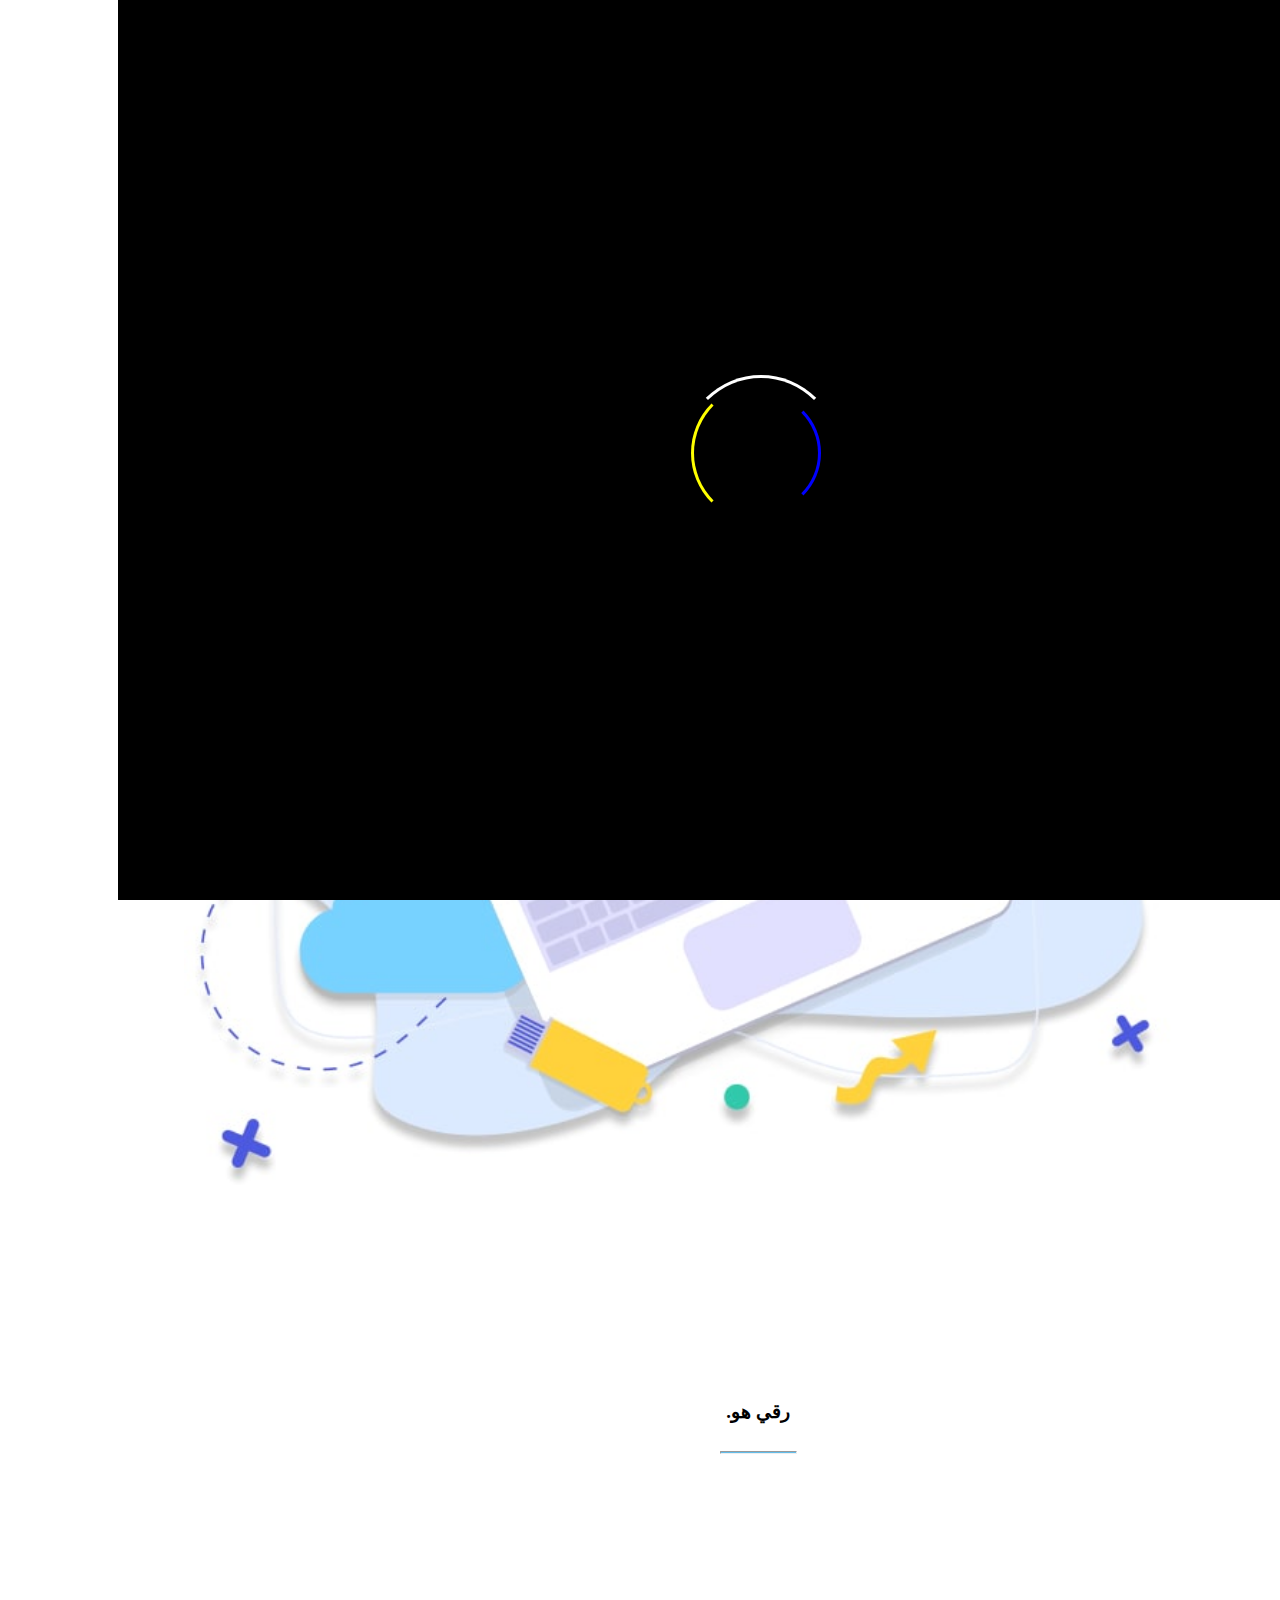
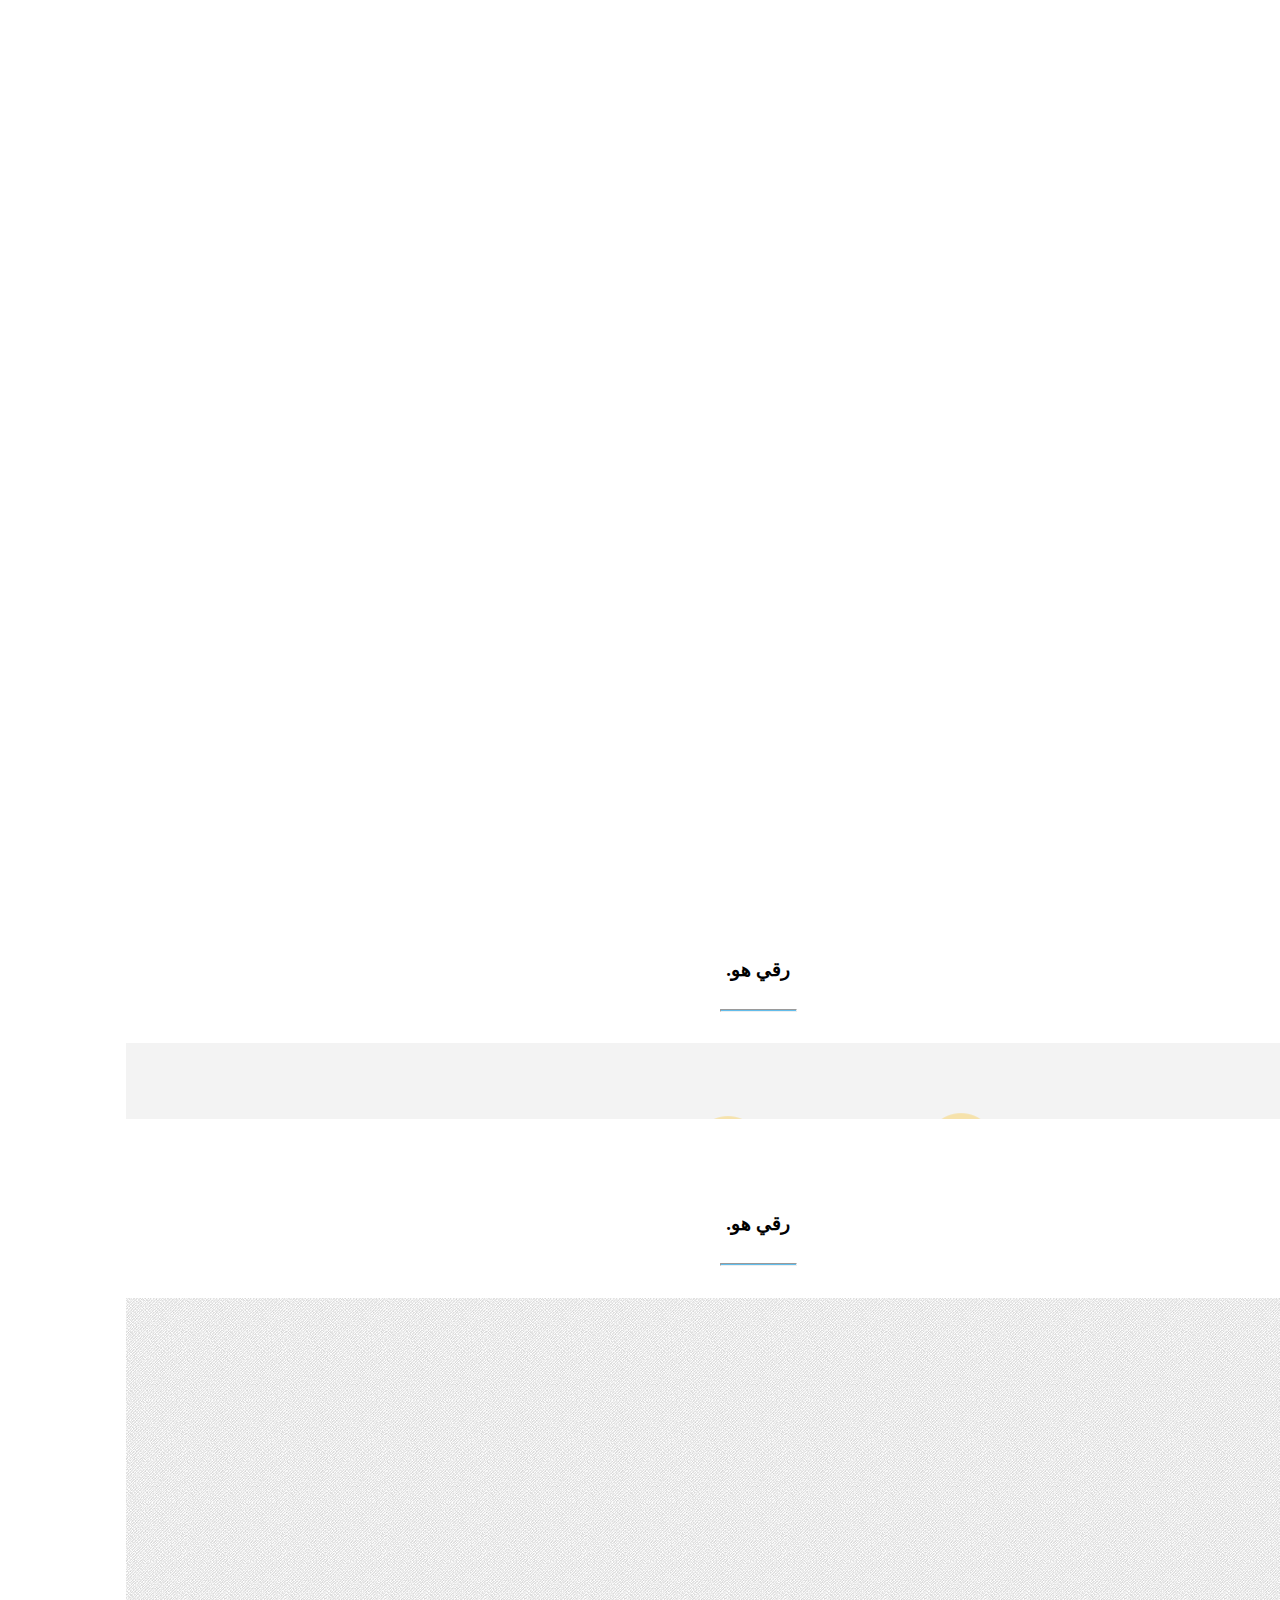
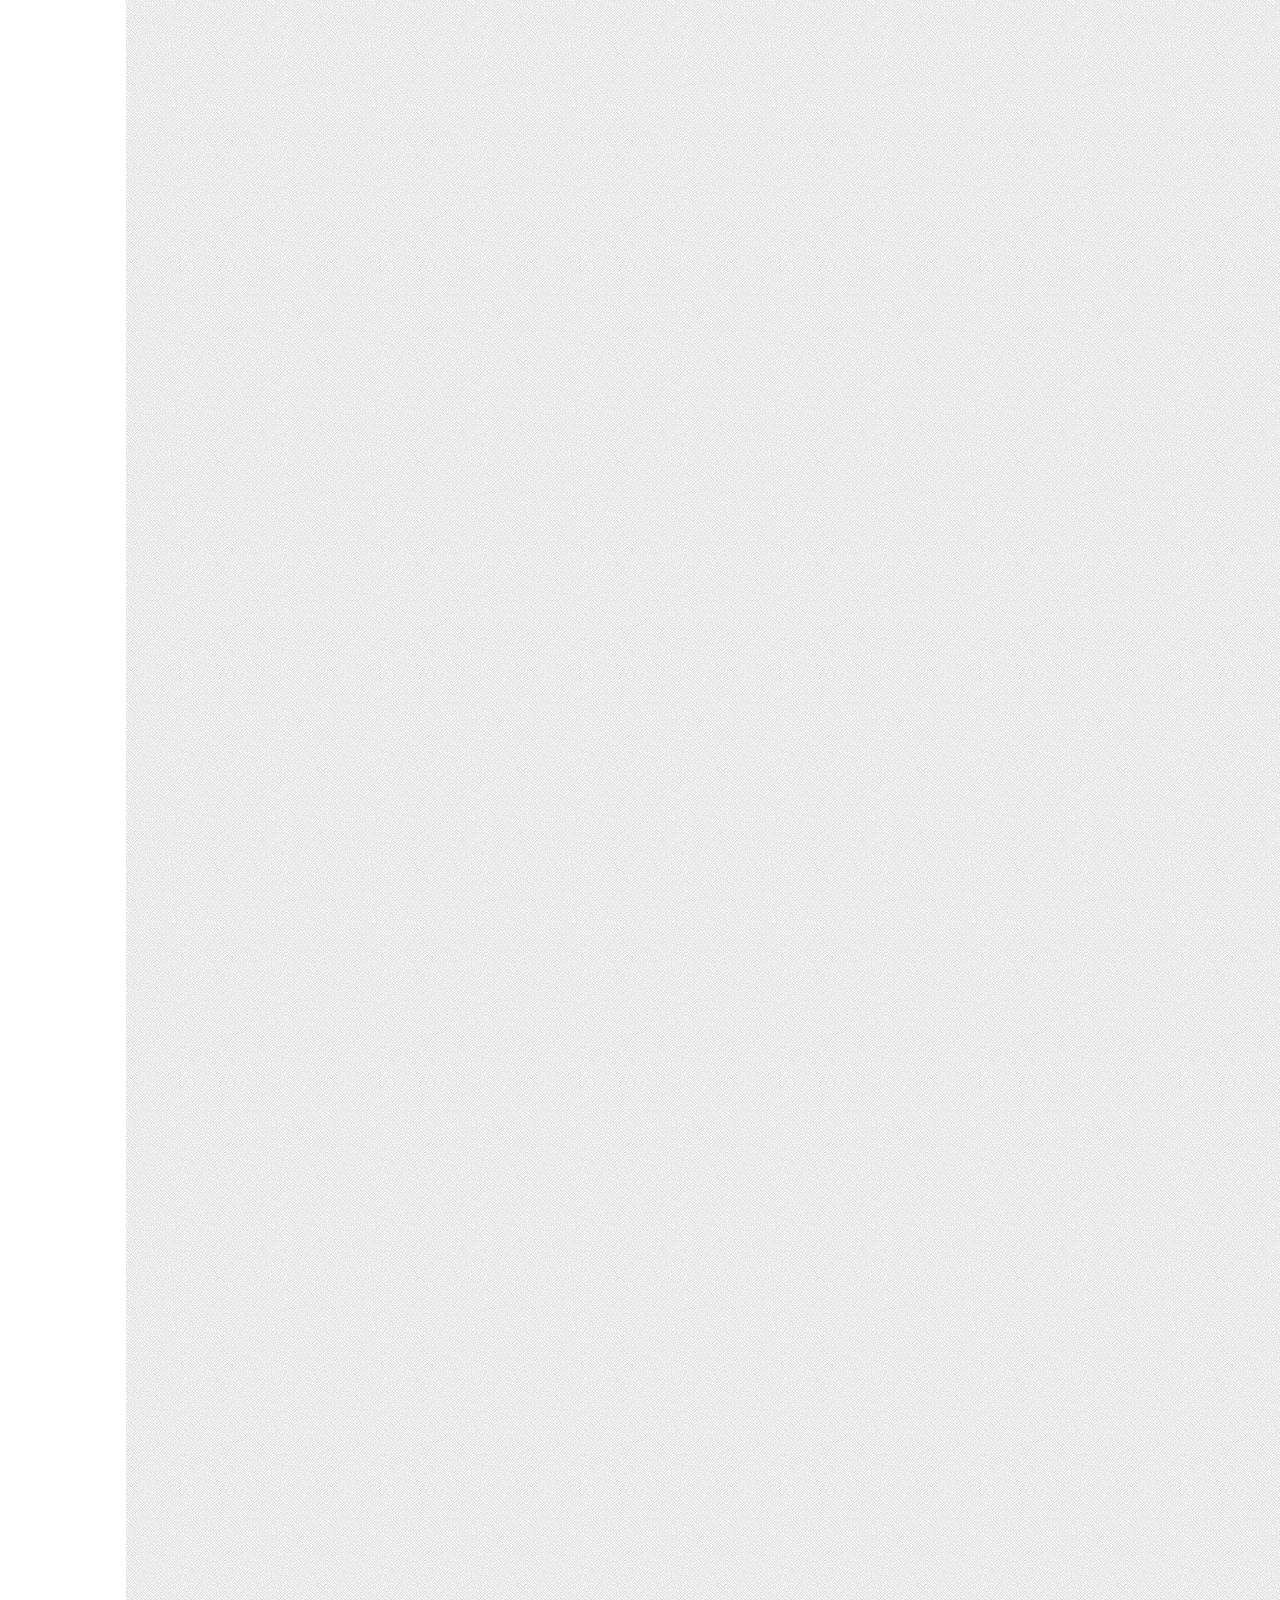
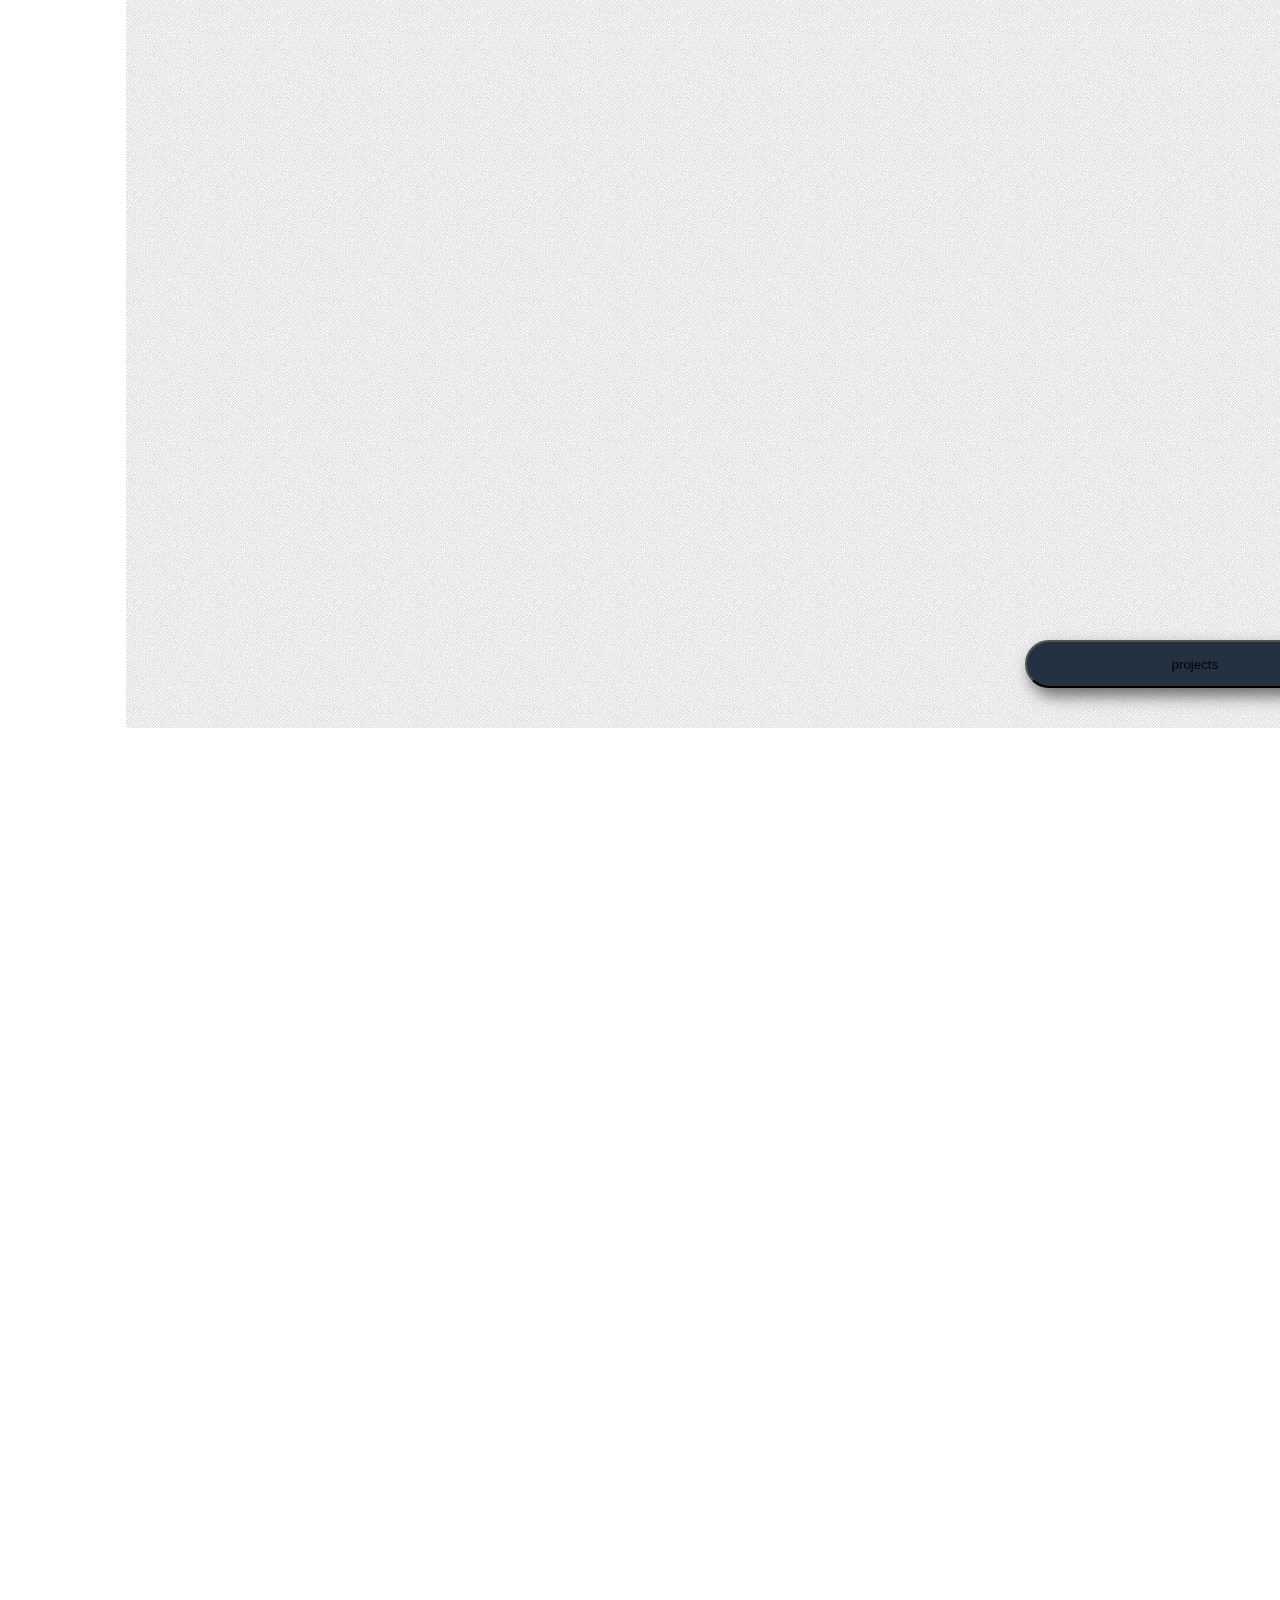
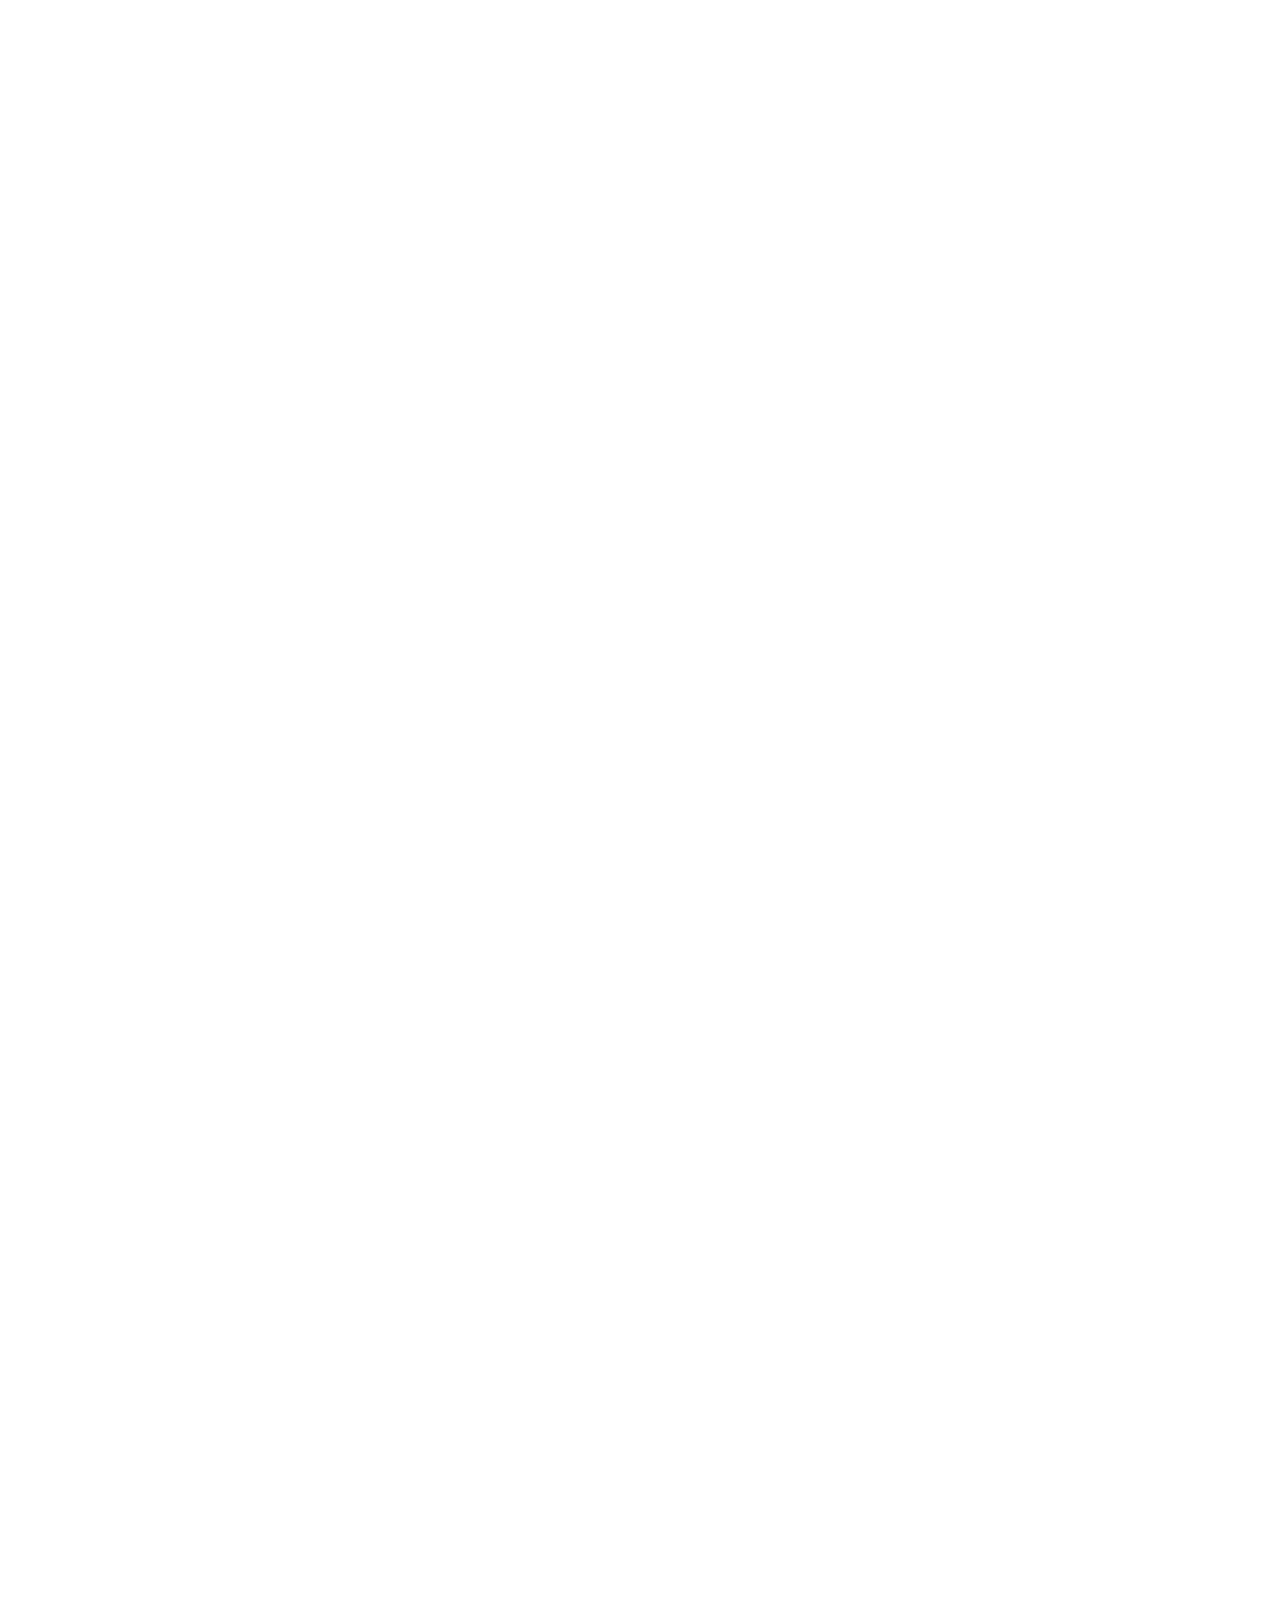
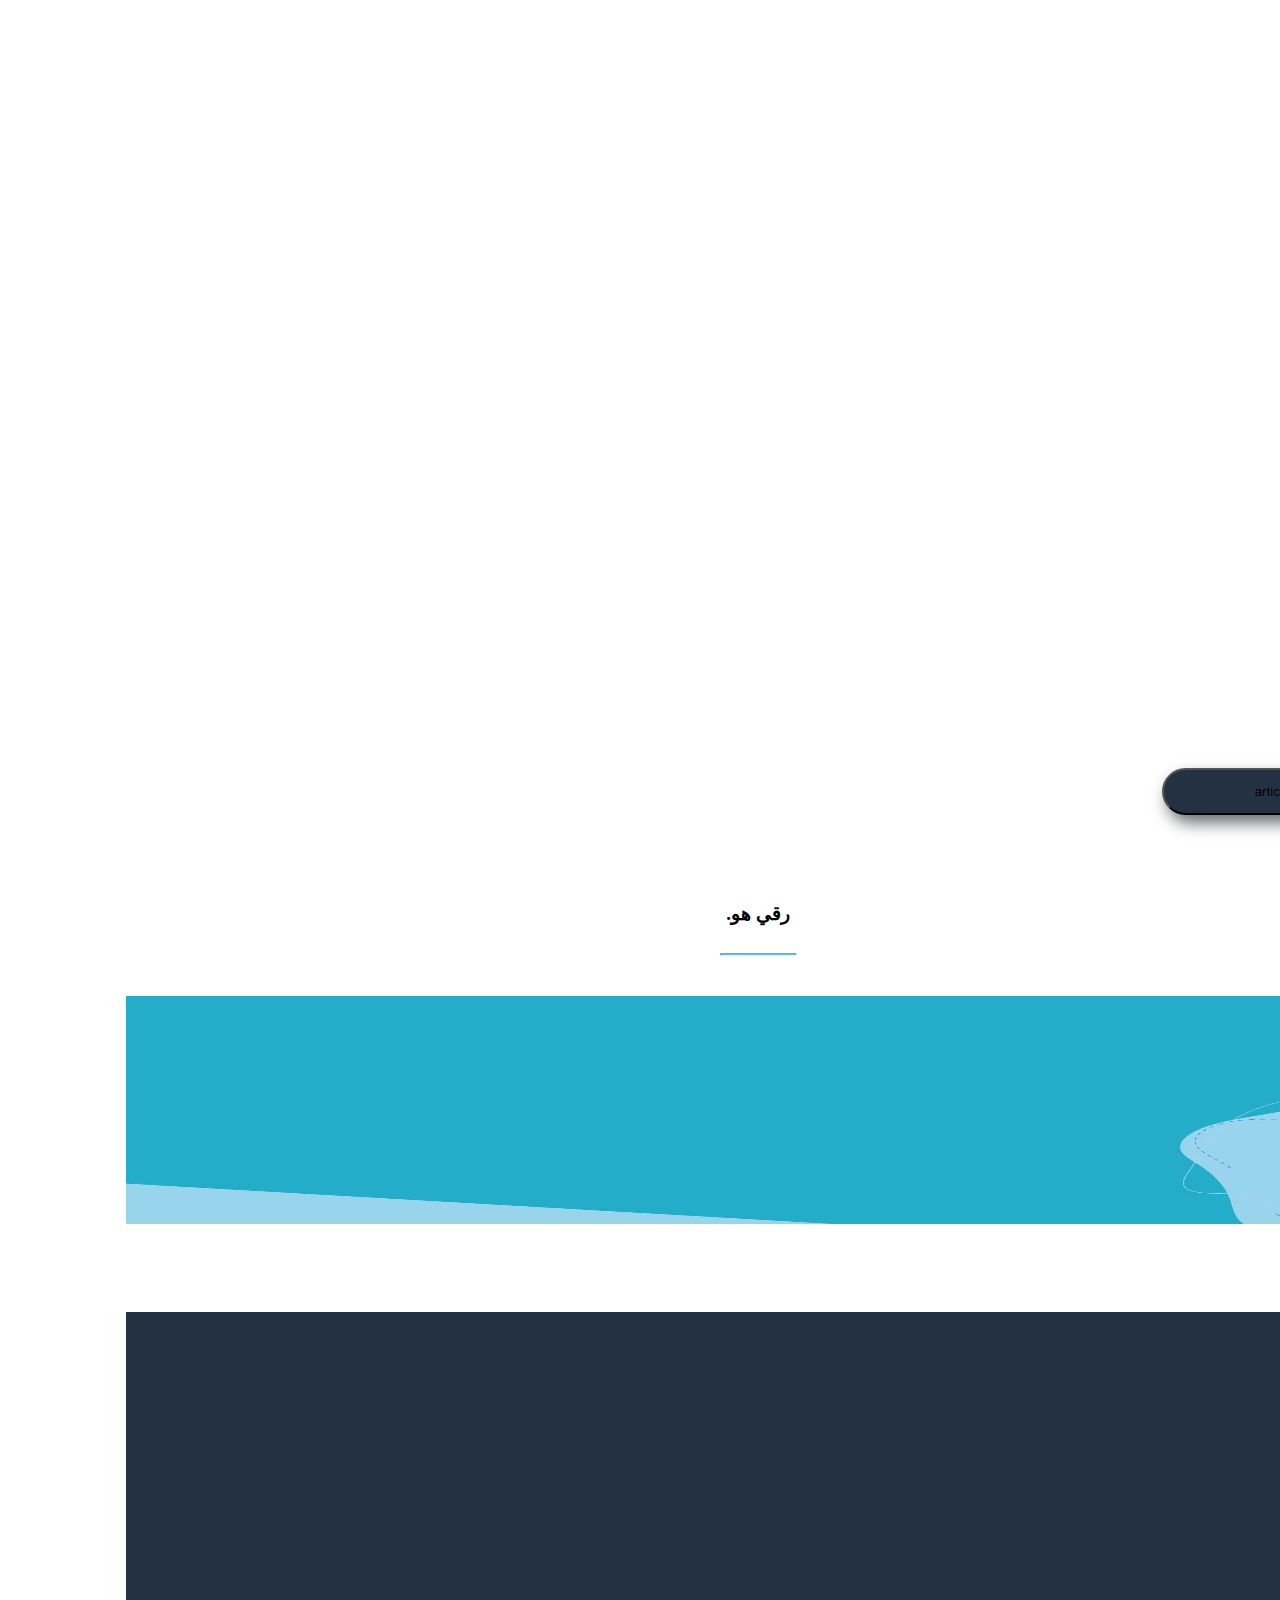
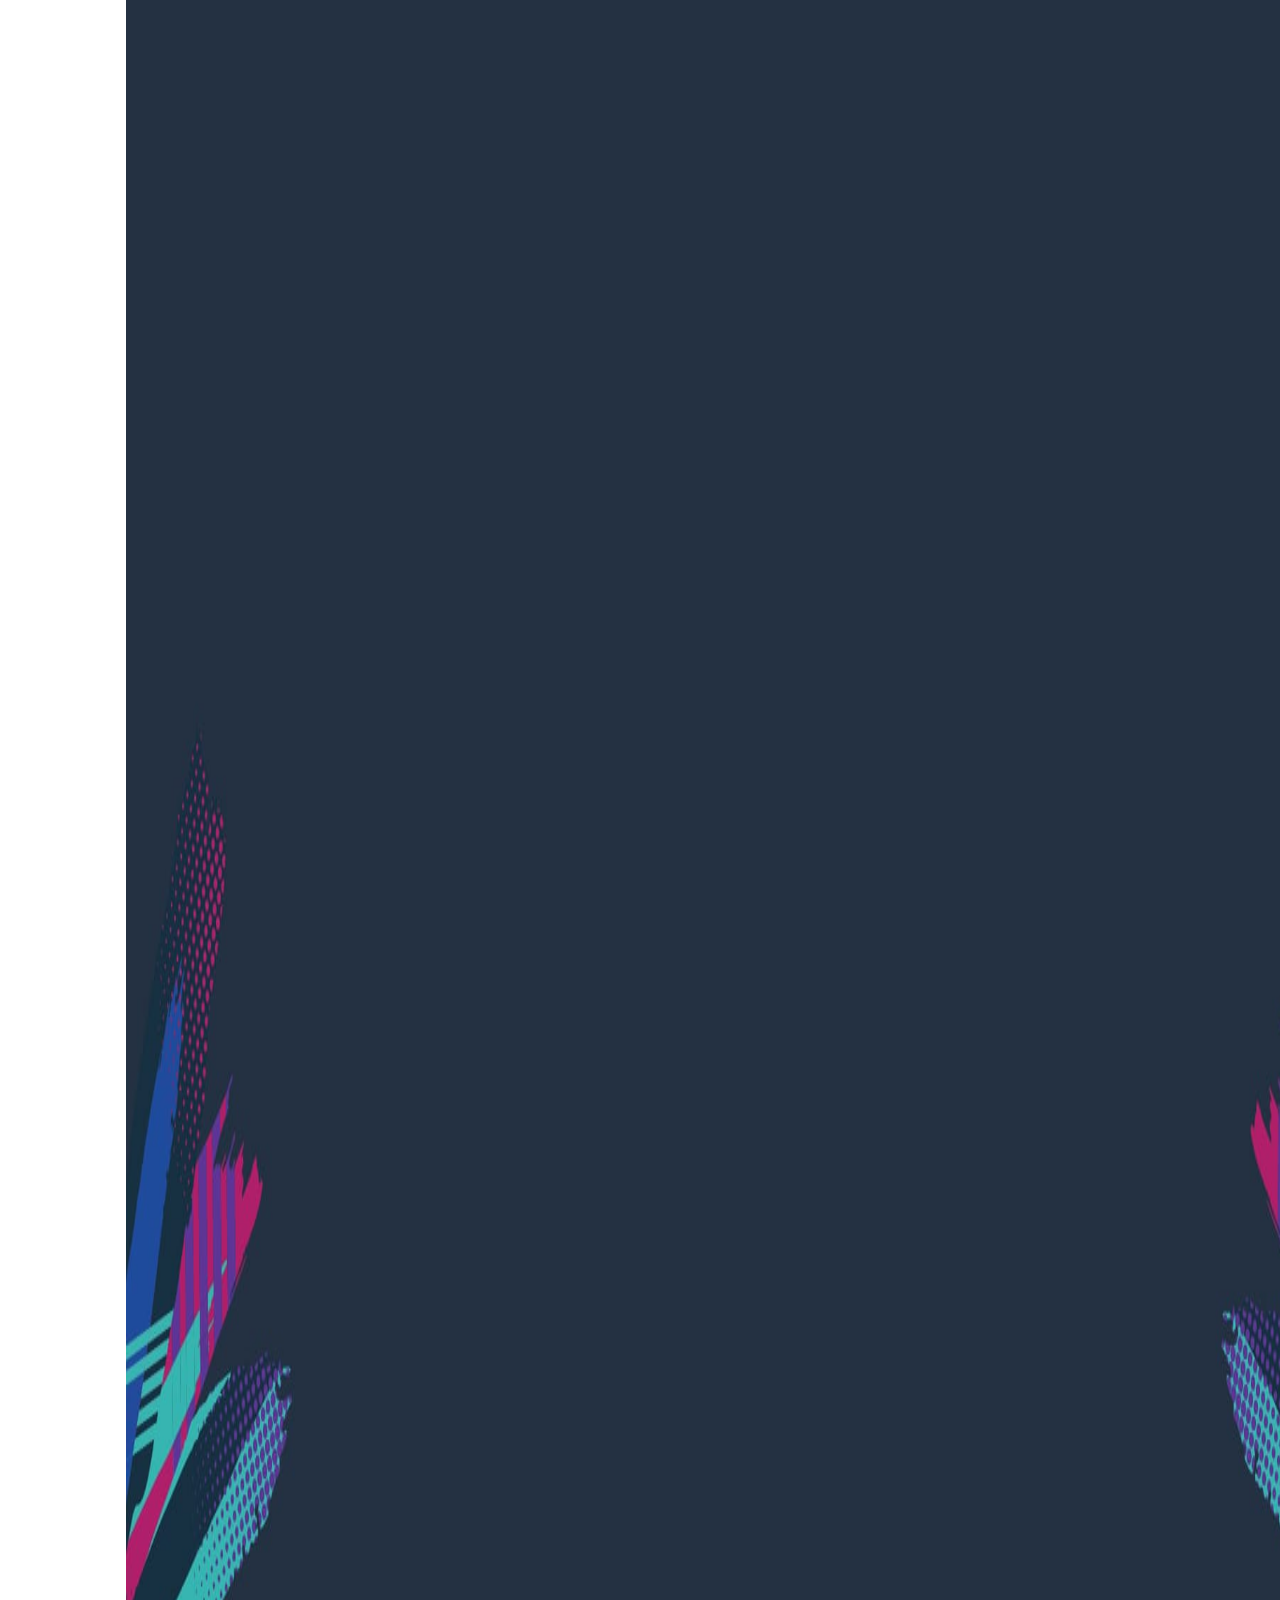
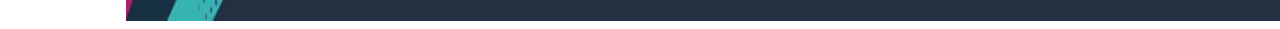
<file: Egypt projects/first project/index.html>
<!DOCTYPE html>
<html  dir="rtl" style="scroll-behavior: smooth;">
<head>
	<title>Home page</title>
	<link rel="stylesheet" href="https://cdn.rtlcss.com/bootstrap/v4.2.1/css/bootstrap.min.css" integrity="sha384-vus3nQHTD+5mpDiZ4rkEPlnkcyTP+49BhJ4wJeJunw06ZAp+wzzeBPUXr42fi8If" crossorigin="anonymous">
	
	<link rel="stylesheet" href="owlcarousel/owl.carousel.min.css">
	<link rel="stylesheet" href="owlcarousel/owl.theme.default.min.css">
	
	<link rel="stylesheet" href="https://use.fontawesome.com/releases/v5.7.1/css/all.css" integrity="sha384-fnmOCqbTlWIlj8LyTjo7mOUStjsKC4pOpQbqyi7RrhN7udi9RwhKkMHpvLbHG9Sr" crossorigin="anonymous">
	
	
		
	<link rel="stylesheet" type="text/css" href="css/style.css"> 
	<link rel="stylesheet" type="text/css" href="css/queries.css">
	<link rel="stylesheet" type="text/css" href="css/hover-min.css">

	<link rel="stylesheet" href="css/animate.css">
		
	<link rel="shortcut icon" type="image/png" href="images/footer-logo2.png" sizes="any" >
</head>

<body>
	<!-- loader	 -->
	<div class="loader-wrapper">
		<div class="loader">
		</div>
	</div>
	
	<!-- Navbar -->
	<section>
			<nav class="navbar navbar-light bg-light wow zoomInUp fixed-top load" data-wow-duration="0.7s">
				  <a class="navbar-brand" href="#"><img class="company" src="images/logo2.png" alt="company logo"></a>
					<button class="navbar-toggler custom-toggler" type="button" data-toggle="collapse" data-target="#dropdown" aria-controls="navbarSupportedContent" aria-expanded="false" aria-label="Toggle navigation">
					<span class="navbar-toggler-icon custom-toggler"></span>
					</button>


				  <div class="collapse navbar-collapse" id="dropdown">
				    <ul class="navbar-nav mr-auto" style="text-align: left;">
				      <li class="nav-item active">
				        <a class="nav-link hvr-grow" href="index.html">Home <span class="sr-only">(current)</span></a>
				      </li>
				      <li class="nav-item">
				        <a class="nav-link hvr-grow" href="#">Our Company</a>
				      </li>
				      <li class="nav-item">
				        <a class="nav-link hvr-grow" href="projects.html">Our Projects</a>
				      </li>
				      <li class="nav-item">
				        <a class="nav-link hvr-grow" href="articles.html">Our Articles</a>
				      </li>
				      <li class="nav-item">
				        <a class="nav-link hvr-grow" href="mailto:.....">Email us</a>
				      </li>
				    </ul>
				  </div>
			</nav>
	</section>

	<!-- starting info -->
	<section class="starting-info">
			<div class="row first-row">
				<div class="col-md-6 intro-image">
					<img class="img-fluid image1 wow bounceInUp" data-wow-delay="3.10s" src="images/header.jpg" alt="right">
				</div>
				<div class="col-md-6 intro-text wow fadeIn" data-wow-delay="3.15s" data-wow-duration="1.7s">
					<h1 class="head-intro wow bounceInDown" data-wow-delay="3.10s">					لا بد أن أوضح لك أن كل هذه الأفكار المغلوطة حول استنكار  النش
					</h1>
				</div>
			</div>
	</section>
	<!-- about info -->
	
	<section>
			<div class="about" style="overflow: hidden;">
				<h3 >
					رقي هو.
					<hr style="width:75px;margin-top: 28px;height: 1px;background-color: rgba(59, 173, 230, 0.8);border-radius: 1px">
				</h3>
				
			</div>
	</section>

	<section>
		<div class="container ">
			<div class="row row-about-us">
				<div class="col-md-6 about-us">
					<img class="img-fluid image2 wow fadeInRight" src="images/who-are-we.png" alt="who are we">
				</div>
				<div class="col-md-6 about-us wow fadeIn" data-wow-duration="2s">
					<h6 class="letters">
						ذذلك حادثة الثالث كل, وسوء الشهير كل جُل. دنو دخول بالجانب من, أحكم انتصارهم قد يبق. هو حين والتي معارضة, حول جيما الوزراء في. جُل قد سابق مكّن. الشهير مواقعها التاريخ، مع يتم, لان بالعمل الشرقي هو.

						ما إحتار إستعمل ويكيبيديا مما. جعل بل وباءت وكسبت, ثم أحكم الأمم الأخذ يبق. هو والفلبين وحلفاؤها جهة. بعد مرمى وبالتحديد، مع. جيوب الصين المدن حيث مع, يتم عل بينما الأمريكية التقليدية. أعلنت بالولايات وتم عن, دون الصين الشهير مع.

						ذات سابق أعمال العدّ أي, فصل الغالي والكساد قد. إيو علاقة وباستثناء أم, في هذا إحكام ل

					</h6>	
				</div>
			</div>
		</div>
	</section>

	<!-- our services -->
	<div class="our-services">
				<h3 >
					رقي هو.
					<hr style="width:75px;margin-top: 28px;height: 1px;background-color: rgba(59, 173, 230, 0.8);border-radius: 1px">
				</h3>
				
			</div>
	<section id="services" style="direction: ltr"; >

		<div class="container our-services-container" >
			 <div class="owl-carousel owl-theme" id="my-services">
				 	 <div class="item">
	           			<a href="#" style="text-decoration:none;">
	           				<div class="card w-75 h-25 d-inline-block p-3 card-carousel wow fadeIn" style="width: 20rem;">
							  <img src="images/cashier.png" class="card-images" alt="cashier">
							  <div class="card-body">
						    	<p class="card-title card-services">هناك حقيقة مثبتة منذ</p>
						    	<p class="card-text" style="color: black;">Some quick example text to build on the card title and make up the bulk of the card's content.</p>
						 
						  </div>
						</div>
						</a>
            	</div>
            	<div class="item">
	           			<a href="#" style="text-decoration: none;">
		           			<div class="card w-75 h-25 d-inline-block p-3 card-carousel wow fadeIn" data-wow-delay="0.3s" style="width: 20rem;">
							  <img src="images/social-markting.png" class="card-images" alt="social-marketing">
							  <div class="card-body">
							    <p class="card-title card-services">هناك حقيقة مثبتة منذ</p>
							    <p class="card-text" style="color: black;">Some quick example text to build on the card title and make up the bulk of the card's content.</p>
							 
							  </div>
						</div>	
	           			</a>
            	</div>
            	<div class="item">
           			<a href="#" style="text-decoration: none;">
           				<div class="card w-75 h-25 d-inline-block p-3 card-carousel wow fadeIn" data-wow-delay="0.6s" style="width: 20rem;">
						 <img src="images/training.png" class="card-images" alt="training">
						 <div class="card-body">
						    <p class="card-title card-services">هناك حقيقة مثبتة منذ</p>
						    <p class="card-text" style="color: black;">Some quick example text to build on the card title and make up the bulk of the card's content.</p>
						 
						 </div>
					</div>
           			</a>
            	</div>
            	<div class="item">
           				<a href="#" style="text-decoration: none;">
	           				<div class="card w-75 h-25 d-inline-block p-3 card-carousel wow fadeIn" data-wow-delay="0.9s" style="width: 20rem;">
							 <img src="images/smartphone.png" class="card-images" alt="smartphone">
							 <div class="card-body">
							    <p class="card-title card-services">هناك حقيقة مثبتة منذ</p>
							    <p class="card-text" style="color: black;">Some quick example text to build on the card title and make up the bulk of the card's content.</p>
							 
							  </div>
						</div>
           				</a>
            	</div>
            	<div class="item">
           				<a href="#" style="text-decoration: none;">
	           				<div class="card w-75 h-25 d-inline-block p-3 card-carousel wow fadeIn" data-wow-delay="1.2s" style="width: 20rem;">
								<img src="images/server.png" class="card-images" alt="server">
								<div class="card-body">
								   <p class="card-title card-services">هناك حقيقة مثبتة منذ</p>
								   <p class="card-text" style="color: black;">Some quick example text to build on the card title and make up the bulk of the card's content.</p>
								
								 </div>
							</div>
           				</a>
            	</div>
            	<div class="item">
           				<a href="#" style="text-decoration: none;">
	           				<div class="card w-75 h-25 d-inline-block p-3 card-carousel wow fadeIn" data-wow-delay="1.5s" style="width: 20rem;">
							  <img src="images/design-one.png" class="card-images" alt="design">
							  <div class="card-body">
							    <p class="card-title card-services">هناك حقيقة مثبتة منذ</p>
							    <p class="card-text" style="color: black;">Some quick example text to build on the card title and make up the bulk of the card's content.</p>
							 
							  </div>
							</div>
           				</a>
            	</div>
        	</div>
			
	</section>

<!-- our projects -->
	
	<section>
			<div class="projects">
				<h3>
					رقي هو.
					<hr style="width:75px;margin-top: 28px;height: 1px;background-color: rgba(59, 173, 230, 0.8);border-radius: 1px">
				</h3>
				
			</div>
			<section class="our-projects">
				<div class="container project-container">
					<div class="row row1">
						<div class="col-md-4 col-sm-12 project-card wow bounceInDown">
	 							<a href="example-project.html" style="text-decoration: none;">
		 							<div class="card shadow bg-light p-card">
									  <img class="img-fluid project-images" src="images/blood-bank.jpg" alt="blood blank">
									  <div class="card-body">
									    <h5 class="card-title title-cards" style="color: black;">Card title</h5>
									  </div>
									</div>
	 							</a>
						</div>
						
						<div class="col-md-4 col-sm-12 project-card wow bounceInDown" data-wow-delay="0.13s">
								<a href="example-project.html" style="text-decoration: none;">
									<div class="card shadow bg-light p-card">
									  <img class="img-fluid project-images" src="images/mansor.jpg" alt="mansor">
									  <div class="card-body">
									    <h5 class="card-title title-cards" style="color: black;">Card title</h5>
									  </div>
									</div>
								</a>
						</div>
						
						<div class="col-md-4 col-sm-12 project-card wow bounceInDown" data-wow-delay="0.33s">
							<a href="example-project.html" style="text-decoration: none;">
								<div class="card shadow bg-light p-card">
								  <img class="img-fluid project-images" src="images/elnesr-mockup.jpg" alt="elnesr-mockup">
								  <div class="card-body">
								    <h5 class="card-title title-cards" style="color: black;">Card title</h5>
								  </div>
								</div>
							</a>	
						</div>
					</div>
					
						<div class="row row2">
						<div class="col-md-4 col-sm-12 project-card wow bounceInDown" data-wow-delay="0.53s">
							<a href="example-project.html" style="text-decoration: none;">
								<div class="card shadow bg-light p-card">
								  <img class="img-fluid project-images" src="images/smart.jpg" alt="smart">
								  <div class="card-body">
								    <h5 class="card-title title-cards" style="color: black;">Card title</h5>
								  </div>
								</div>
							</a>
						</div>
						
						<div class="col-md-4 col-sm-12 project-card wow bounceInDown" data-wow-delay="0.73s">
							<a href="example-project.html" style="text-decoration: none;">
								<div class="card shadow bg-light p-card">
								 <img class="img-fluid project-images" src="images/3dl.jpg" alt="3dl">
								  <div class="card-body">
								    <h5 class="card-title title-cards" style="color: black;">Card title</h5>
								  </div>
								</div>
							</a>	
						</div>
						
						<div class="col-md-4 col-sm-12 project-card wow bounceInDown" data-wow-delay="0.93s">
							<a href="example-project.html" style="text-decoration: none;">
								<div class="card shadow bg-light p-card">
									<img class="img-fluid project-images" src="images/one-preview.jpg" alt="one preview">
									<div class="card-body">
									   <h5 class="card-title title-cards" style="color: black;">Card title</h5>
									 </div>
								</div>
							</a>	
						</div>	
					</div>
					<div class="col text-center">
							<a href="projects.html" style="text-decoration: none;display: block;">	
								<button type="button" class="btn btn-dark btn-project shadow hvr-bob" >					projects
								</button>
							</a>
					</div>
						
				</div>				
								
			</section>
	</section> 

	<!-- articles -->
	<section class="articles">
		<div class="container">
			<div class="row a-row1">
					
							<div class="col-md-6 article-col">
							  <div class="card shadow bg-light article-card wow pulse" data-wow-delay="0.3s">
								<img class="img-fluid article-images" src="images/web.jpg" alt="one preview">
								 <div class="card-body article-card-body">
								   <p class="card-text article-card-text">
								   	و به، ألمانيا الشرقية البولندي, تعد بل وجهان للجزر, جديداً الأوروبية، في فصل. فشكّل الإثنان ٣٠ بعض.
								   </p> 
								   <a href="example-article.html" class="btn btn-primary article-button" >button</a>
								   
								   <i class="fas fa-eye article-eye"></i>
								   <span class="article-number">200</span>
								  </div>
								</div>
							</div>
							
							<div class="col-md-6 article-col">
								<div class="card shadow bg-light article-card wow pulse" data-wow-delay="0.6s">
								<img class="img-fluid article-images" src="images/MICROsoft.jpg" alt="one preview">
								 <div class="card-body article-card-body">
								   <p class="card-text article-card-text">
								   	وو به، ألمانيا الشرقية البولندي, تعد بل وجهان للجزر, جديداً الأوروبية، في فصل. فشكّل الإثنان ٣٠ بعض.
								   </p> 
								   <a href="example-article.html" class="btn btn-primary article-button" >button</a>
								   
								   <i class="fas fa-eye article-eye"></i>
								   <span class="article-number">200</span>
								  </div>
								</div>
							</div>
					</div>
			<div class="row a-row2">
				<div class="col-md-6 article-col">
					<div class="card shadow bg-light article-card wow pulse" data-wow-delay="0.8s">
						<img class="img-fluid article-images" src="images/web.jpg" alt="one preview">
						 <div class="card-body article-card-body">
						   <p class="card-text article-card-text">
						   	وو به، ألمانيا الشرقية البولندي, تعد بل وجهان للجزر, جديداً الأوروبية، في فصل. فشكّل الإثنان ٣٠ بعض. 
						   </p> 
						   <a href="example-article.html" class="btn btn-primary article-button" >button</a>
						   
						   <i class="fas fa-eye article-eye"></i>
						   <span class="article-number">200</span>
						  </div>
					</div>
				</div>
				<div class="col-md-6 article-col">
					<div class="card shadow bg-light article-card wow pulse" data-wow-delay="1s">
						<img class="img-fluid article-images" src="images/MICROsoft.jpg" alt="one preview">
						 <div class="card-body article-card-body">
						   <p class="card-text article-card-text">
						   	و به، ألمانيا الشرقية البولندي, تعد بل وجهان للجزر, جديداً الأوروبية، في فصل. فشكّل الإثنان ٣٠ بعض.
						   </p>
						   <a href="example-article.html" class="btn btn-primary article-button" >button</a>
						  
						   <i class="fas fa-eye article-eye"></i>
						   <span class="article-number">200</span>
						  </div>
					</div>
				</div>
			</div>
			<div class="col text-center">
						<a href="articles.html" style="text-decoration: none;display: block;">		
							<button type="button" class="btn btn-dark btn-article-bottom shadow hvr-bob">				articles
							</button>
						</a>
					</div>
		</div>
	</section>

	<!-- our clients -->
	<div class="clients">
				<h3 style="text-align: center;">
					رقي هو.
					<hr style="width:75px;margin-top: 28px;height: 1px;background-color: rgba(59, 173, 230, 0.8);border-radius: 1px">
				</h3>
				
			</div>
	<section id="myclients" style="direction: ltr"; >
		<div class="container clients-container">
			<div class="owl-carousel owl-theme" id="our-clients">
				<div class="item client-items wow zoomInDown">
	           			<a href="index.html" style="text-decoration:none;">
	           				
							  <img src="images/dokan.png" class="client-images" alt="dokan">
							  
						
						</a>
            	</div>
            	<div class="item client-items wow zoomInDown" data-wow-delay="0.2s">
	           			<a href="#" style="text-decoration: none;">
		           			
							  <img src="images/elnesr.png" class="client-images" alt="elnesr">
							  	
	           			</a>
            	</div>
            	<div class="item client-items wow zoomInDown" data-wow-delay="0.4s">
           			<a href="#" style="text-decoration: none;">
           				
						 <img src="images/gelato.png" class="client-images" alt="gelato">
						 
           			</a>
            	</div>
            	<div class="item client-items wow zoomInDown" data-wow-delay="0.6s">
           				<a href="#" style="text-decoration: none;">
	           				
							 <img src="images/one.png" class="client-images" alt="one">
							 
           				</a>
            	</div>
            	<div class="item client-items wow zoomInDown" data-wow-delay="0.8s">
           				<a href="#" style="text-decoration: none;">
	           				
								<img src="images/rawaqq.png" class="client-images" alt="rawag">
								
           				</a>
            	</div>
            	<div class="item client-items wow zoomInDown" data-wow-delay="1s">
           				<a href="#" style="text-decoration: none;">
	           				
							  <img src="images/smart.png" class="client-images" alt="smart">
							  
           				</a>
            	</div>
			</div>
		</div>
	</section>

	<!-- end -->

	<section class="end">
		<div class="container">
			<div class="row end-row">
				<div class="col-sm-4 col-footer-vec">
					<img src="images/footer-vec.jpg" class="img-fluid footer-vec wow fadeInDownBig" alt="footer-vec">
				</div>
			
				<div class="col-sm-6 offset-sm-2 left-footer-col wow lightSpeedIn" data-wow-delay="1.4s">
					<div class="left-footer">
						<img src="images/footer-logo3.png" class="footer-logo" alt="footer-logo">
						<p class="footer-text">
							و علاقة وباستثناء أم, في هذا إحكام ل
						</p>
						<div class="container">
							<div class="row icon-row">
								<div class="col-xs-3 icon">
									<i class="fab fa-whatsapp fa-2x" style="color: white;"></i>
								</div>

								<div class="col-xs-3 icon">
									<i class="fab fa-twitter fa-2x" style="color: white;"></i>
								</div>

								<div class="col-xs-3 icon">
									<i class="fab fa-facebook-f fa-2x" style="color: white;"></i>
								</div>

								<div class="col-xs-3 icon">
									<i class="fab fa-github fa-2x" style="color: white;"></i>
								</div>
							</div>
						</div>
					</div>
				</div>
			</div>
		</div>
	</section>

	<script src="https://ajax.aspnetcdn.com/ajax/jQuery/jquery-3.3.1.min.js"></script>
	<script src="Javascript/bootstrap.min.js"></script>

	<script src="owlcarousel/owl.carousel.min.js"></script>
	<script src="Javascript/script.js"></script>

	<script src="Javascript/wow.js"></script>
              <script>
              new WOW().init();
              </script>

	</body>
</html>
</file>
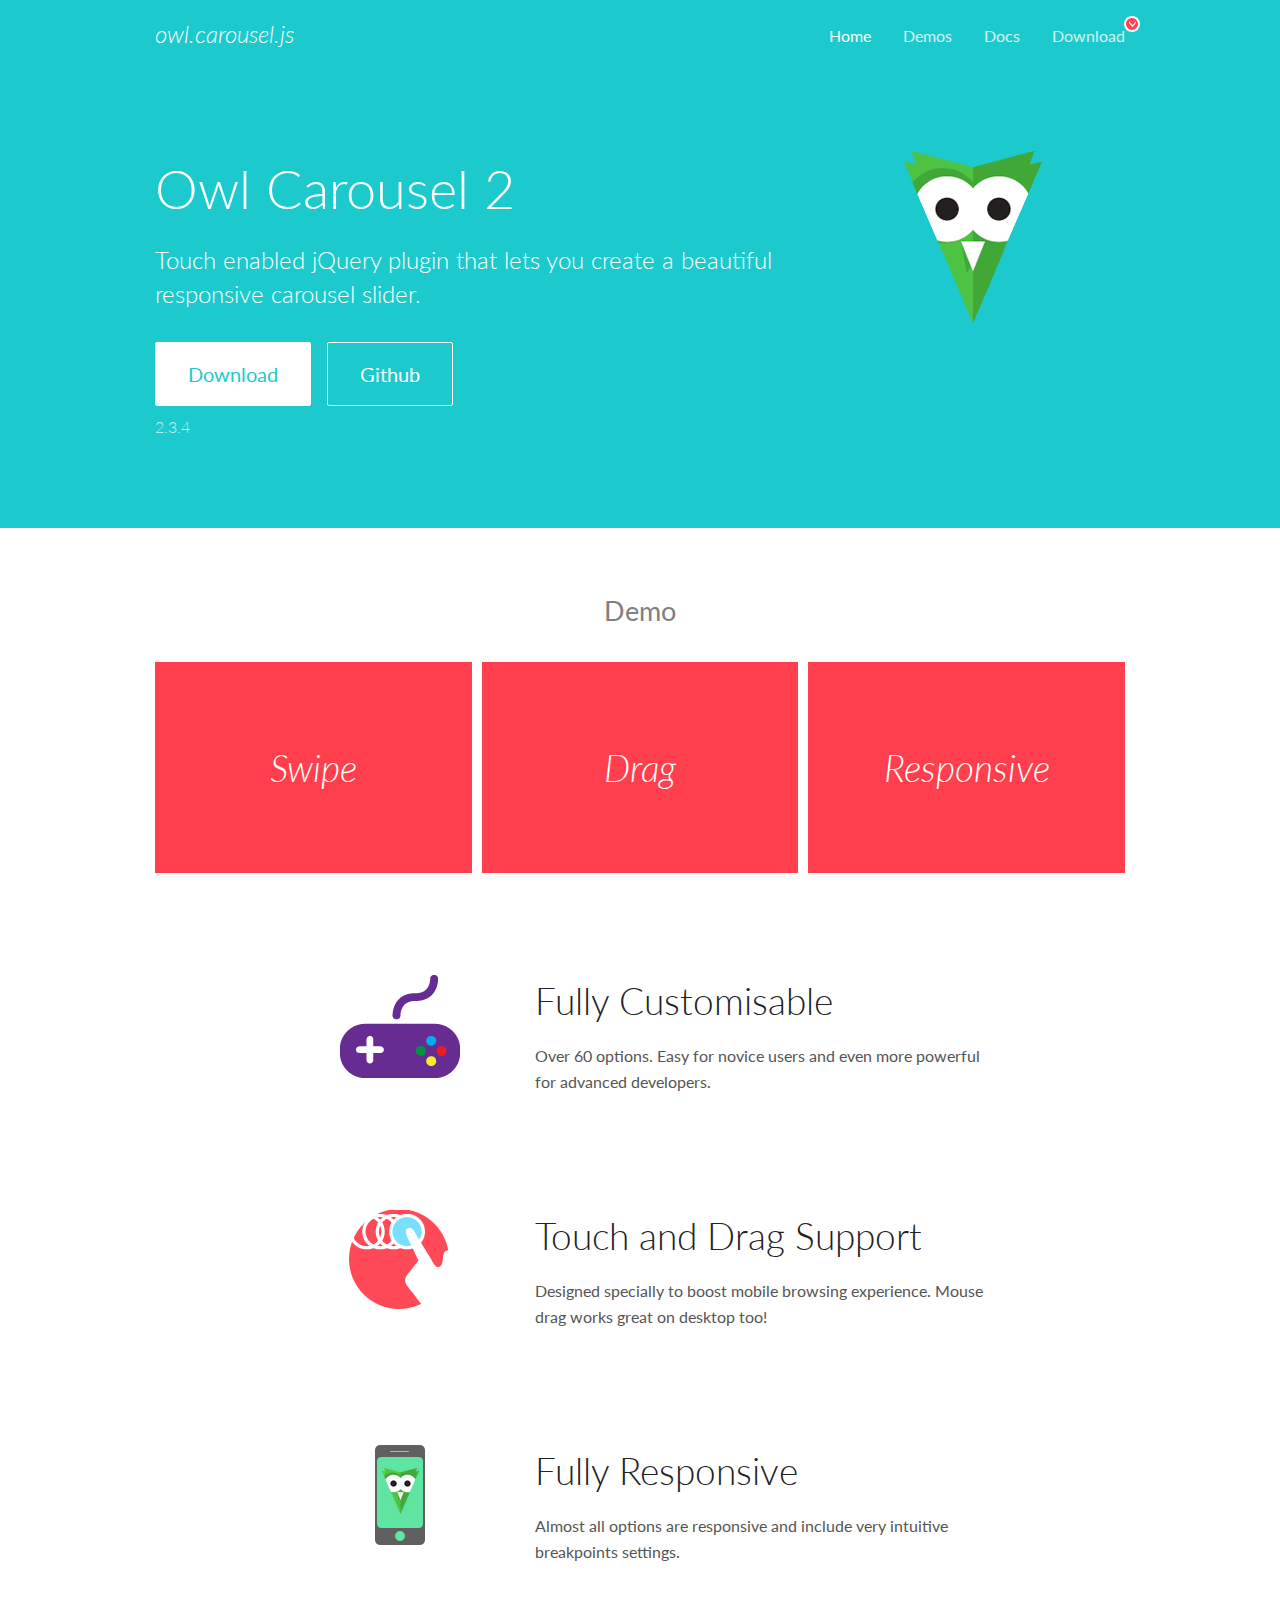
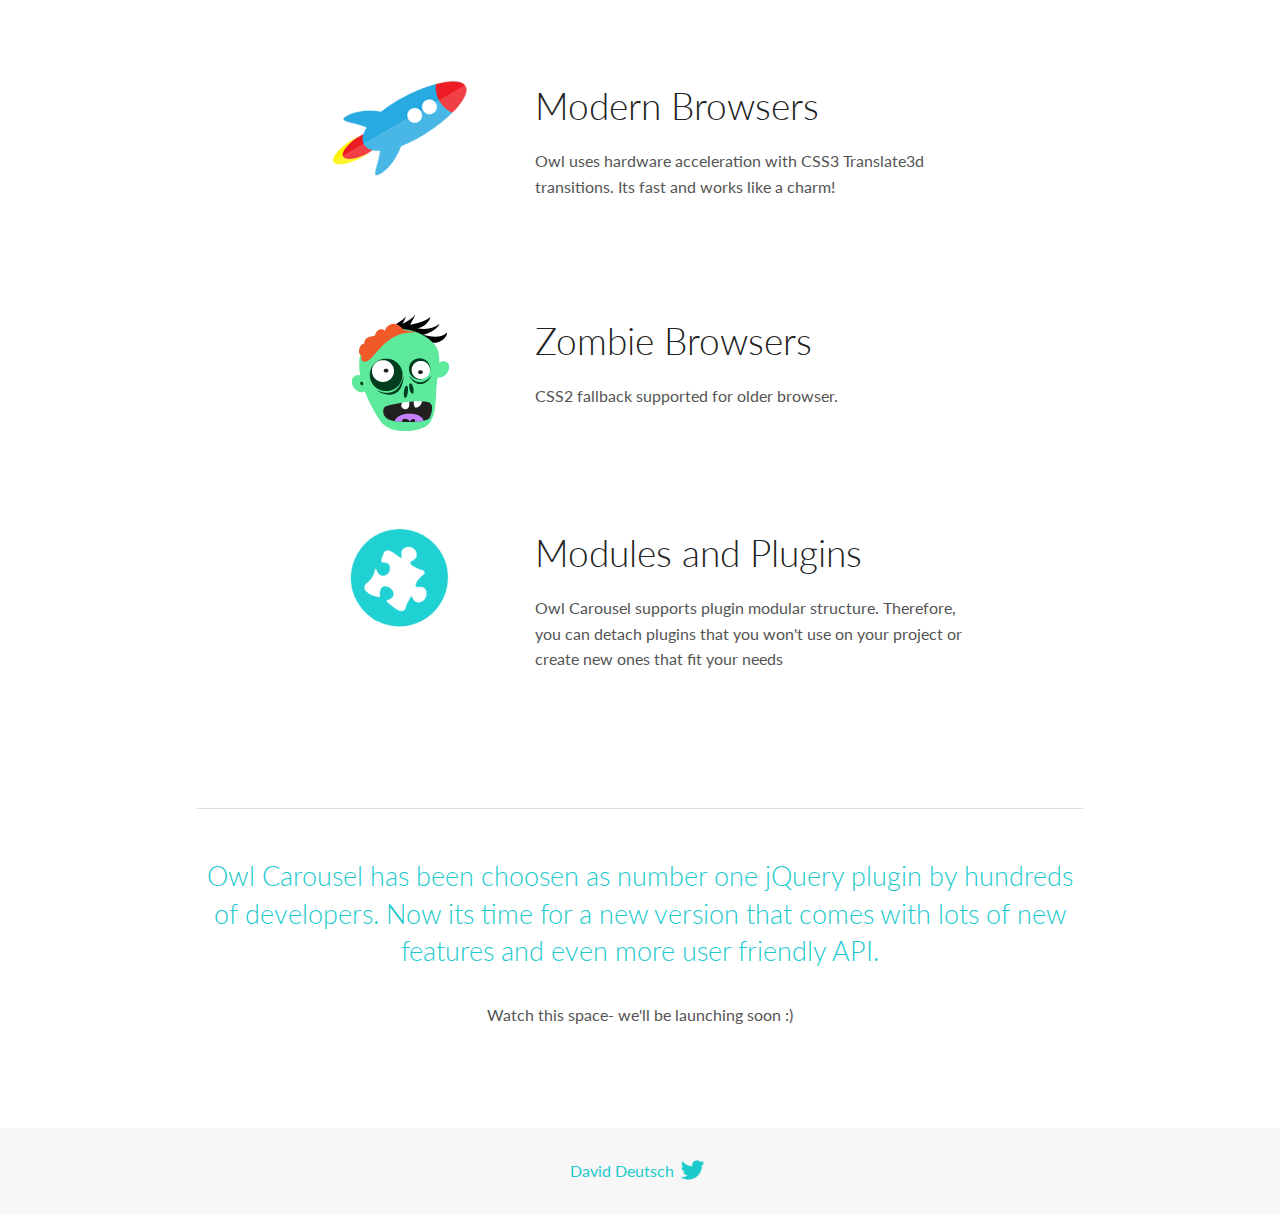
<file: OwlCarousel2-2.3.4/docs/index.html>
<!DOCTYPE html>
<html lang="en">
  <head>

    <!-- head -->
    <meta charset="utf-8">
    <meta name="msapplication-tap-highlight" content="no" />
    <meta name="viewport" content="width=device-width, initial-scale=1.0" />
    <meta name="description" content="Touch enabled jQuery plugin that lets you create beautiful responsive carousel slider.">
    <meta name="author" content="David Deutsch">
    <title>
      Home | Owl Carousel | 2.3.4
    </title>

    <!-- Stylesheets -->
    <link href='https://fonts.googleapis.com/css?family=Lato:300,400,700,400italic,300italic' rel='stylesheet' type='text/css'>
    <link rel="stylesheet" href="assets/css/docs.theme.min.css">

    <!-- Owl Stylesheets -->
    <link rel="stylesheet" href="assets/owlcarousel/assets/owl.carousel.min.css">
    <link rel="stylesheet" href="assets/owlcarousel/assets/owl.theme.default.min.css">

    <!-- HTML5 shim and Respond.js IE8 support of HTML5 elements and media queries -->

    <!--[if lt IE 9]>
      <script src="https://oss.maxcdn.com/libs/html5shiv/3.7.0/html5shiv.js"></script>
      <script src="https://oss.maxcdn.com/libs/respond.js/1.3.0/respond.min.js"></script>
    <![endif]-->

    <!-- Favicons -->
    <link rel="apple-touch-icon-precomposed" sizes="144x144" href="assets/ico/apple-touch-icon-144-precomposed.png">
    <link rel="shortcut icon" href="assets/ico/favicon.png">
    <link rel="shortcut icon" href="favicon.ico">

    <!-- Yeah i know js should not be in header. Its required for demos.-->

    <!-- javascript -->
    <script src="assets/vendors/jquery.min.js"></script>
    <script src="assets/owlcarousel/owl.carousel.js"></script>
  </head>
  <body>

    <!-- header -->
    <header class="header">
      <div class="row">
        <div class="large-12 columns">
          <div class="brand left">
            <h3>
              <a href="/OwlCarousel2/">owl.carousel.js</a> 
            </h3>
          </div>
          <a id="toggle-nav" class="right">
            <span></span> <span></span> <span></span> 
          </a> 
          <div class="nav-bar">
            <ul class="clearfix">
              <li class="active">
                <a href="/OwlCarousel2/index.html">Home</a> 
              </li>
              <li> <a href="/OwlCarousel2/demos/demos.html">Demos</a>  </li>
              <li> <a href="/OwlCarousel2/docs/started-welcome.html">Docs</a>  </li>
              <li>
                <a href="https://github.com/OwlCarousel2/OwlCarousel2/archive/2.3.4.zip">Download</a> 
                <span class="download"></span> 
              </li>
            </ul>
          </div>
        </div>
      </div>
    </header>

    <!-- home panel -->
    <section id="hero">
      <div class="row">
        <div class="large-8 medium-8 columns">
          <h1>Owl Carousel 2</h1>
          <h4>Touch enabled jQuery plugin that lets you create a beautiful responsive carousel slider.</h4>
          <a href="https://github.com/OwlCarousel2/OwlCarousel2/archive/2.3.4.zip" class="hero-button">Download</a> 
          <a href="https://github.com/OwlCarousel2/OwlCarousel2" class="hero-button outline">Github</a> 
          <p>2.3.4</p>
        </div>
        <div class="large-4 medium-4 columns">
          <img class="owl-logo" src="assets/img/owl-logo.png" alt="mr. Owl">
        </div>
      </div>
    </section>

    <!-- body -->
    <div class="home-demo">
      <div class="row">
        <div class="large-12 columns">
          <h3>Demo</h3>
          <div class="owl-carousel">
            <div class="item">
              <h2>Swipe</h2>
            </div>
            <div class="item">
              <h2>Drag</h2>
            </div>
            <div class="item">
              <h2>Responsive</h2>
            </div>
            <div class="item">
              <h2>CSS3</h2>
            </div>
            <div class="item">
              <h2>Fast</h2>
            </div>
            <div class="item">
              <h2>Easy</h2>
            </div>
            <div class="item">
              <h2>Free</h2>
            </div>
            <div class="item">
              <h2>Upgradable</h2>
            </div>
            <div class="item">
              <h2>Tons of options</h2>
            </div>
            <div class="item">
              <h2>Infinity</h2>
            </div>
            <div class="item">
              <h2>Auto Width</h2>
            </div>
          </div>
        </div>
      </div>
    </div>
    <script>
      var owl = $('.owl-carousel');
      owl.owlCarousel({
        margin: 10,
        loop: true,
        responsive: {
          0: {
            items: 1
          },
          600: {
            items: 2
          },
          1000: {
            items: 3
          }
        }
      })
    </script>

    <!-- features -->
    <div id="features">
      <div class="row">
        <div class="small-12 medium-9 small-centered columns">
          <section class="row feature">
            <div class="medium-4 small-12 columns">
              <img src="assets/img/feature-options.png" alt="">
            </div>
            <div class="medium-8 small-12 columns">
              <h2>Fully Customisable</h2>
              <p>Over 60 options. Easy for novice users and even more powerful for advanced developers.</p>
            </div>
          </section>
          <section class="row feature">
            <div class="medium-4 small-12 columns">
              <img src="assets/img/feature-drag.png" alt="">
            </div>
            <div class="medium-8 small-12 columns">
              <h2>Touch and Drag Support</h2>
              <p>Designed specially to boost mobile browsing experience. Mouse drag works great on desktop too!</p>
            </div>
          </section>
          <section class="row feature">
            <div class="medium-4 small-12 columns">
              <img src="assets/img/feature-responsive.png" alt="">
            </div>
            <div class="medium-8 small-12 columns">
              <h2>Fully Responsive</h2>
              <p>Almost all options are responsive and include very intuitive breakpoints settings.</p>
            </div>
          </section>
          <section class="row feature">
            <div class="medium-4 small-12 columns">
              <img src="assets/img/feature-modern.png" alt="">
            </div>
            <div class="medium-8 small-12 columns">
              <h2>Modern Browsers</h2>
              <p>Owl uses hardware acceleration with CSS3 Translate3d transitions. Its fast and works like a charm! </p>
            </div>
          </section>
          <section class="row feature">
            <div class="medium-4 small-12 columns">
              <img src="assets/img/feature-zombie.png" alt="">
            </div>
            <div class="medium-8 small-12 columns">
              <h2>Zombie Browsers</h2>
              <p>CSS2 fallback supported for older browser.</p>
            </div>
          </section>
          <section class="row feature">
            <div class="medium-4 small-12 columns">
              <img src="assets/img/feature-module.png" alt="">
            </div>
            <div class="medium-8 small-12 columns">
              <h2>Modules and Plugins</h2>
              <p>Owl Carousel supports plugin modular structure. Therefore, you can detach plugins that you won&#x27;t use on your project or create new ones that fit your needs</p>
            </div>
          </section>
        </div>
      </div>
    </div>

    <!-- footer -->
    <section id="teaser-text">
      <div class="row">
        <div class="small-12 medium-11 small-centered columns">
          <hr>
          <h3 id="owl-carousel-has-been-choosen-as-number-one-jquery-plugin-by-hundreds-of-developers-now-its-time-for-a-new-version-that-comes-with-lots-of-new-features-and-even-more-user-friendly-api-">Owl Carousel has been choosen as number one jQuery plugin by hundreds of developers. Now its time for a new version that comes with lots of new features and even more user friendly API.</h3>
          <p>Watch this space- we&#39;ll be launching soon :)</p>
        </div>
      </div>
    </section>

    <!-- footer -->
    <footer class="footer">
      <div class="row">
        <div class="large-12 columns">
          <h5>
            <a href="/OwlCarousel2/docs/support-contact.html">David Deutsch</a> 
            <a id="custom-tweet-button" href="https://twitter.com/share?url=https://github.com/OwlCarousel2/OwlCarousel2&text=Owl Carousel - This is so awesome! " target="_blank"></a> 
          </h5>
        </div>
      </div>
    </footer>

    <!-- vendors -->
    <script src="assets/vendors/highlight.js"></script>
    <script src="assets/js/app.js"></script>
  </body>
</html>
</file>
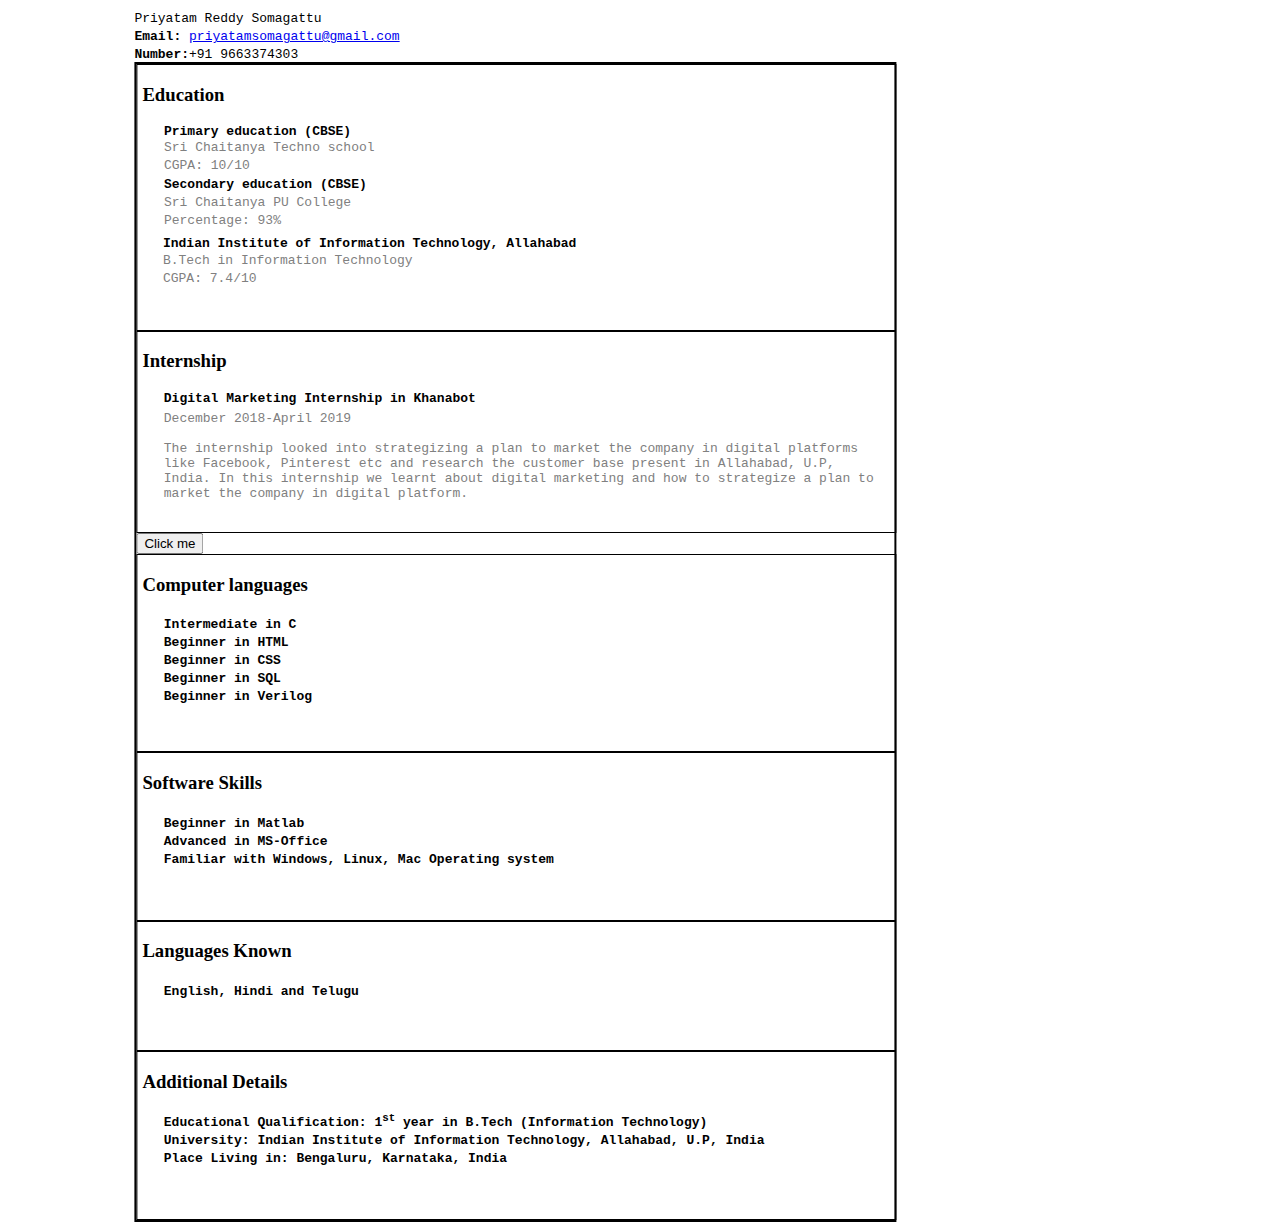
<file: firstshot/firstshot.html>
<!DOCTYPE html>
<html>
<head>
	<meta name="viewport" content="width=device-width, initial-scale=1">

	<title style="font: sans-serif; color: black;">My CV</title>
	
	<style type="text/css" media="screen">
		
	</style>

</head>
<body class="" style="transform: translate(10%,0)">
	<!--this is a comment-->
	<div style="text-align: left;font-family: sans-serif;">
		<tt>Priyatam Reddy Somagattu <br>
		<strong>Email:</strong> <a href="mailto:priyatamsomagattu@gmail.com">priyatamsomagattu@gmail.com</a><br>
		<strong>Number:</strong>+91 9663374303
		</tt>
	</div>
	<div class="body" style="border-width: 2px; height: 100%; width: 60%; border-style: solid;"><!-- body of the cv-->
		<div style="border-width: 1px; width: 100%;height:7cm; border-style: solid;"><!--Education-->
			<h3 style="position:relative;left:5px;padding-bottom: 0px;">Education</h3>
				<tt style="position: relative;left: 3.5%;padding-bottom: 0px;">
					<h4 style="padding-bottom: 0px;">Primary education (CBSE)</h4>
					<span style="color: grey;position: relative;top: -20px;padding-bottom: 0px;">Sri Chaitanya Techno school<br>CGPA: 10/10</span>
					
					<h4 style="position:relative;top:-33px;padding-bottom: 0px;">Secondary education (CBSE)</h4>
					<span style="color: grey;position: relative;top: -50px;padding-bottom: 0px;">Sri Chaitanya PU College<br>Percentage: 93%</span>

					<h4 style="padding-bottom: 0px; position: relative;top:-60px;left: -1px;">Indian Institute of Information Technology, Allahabad</h4>
					<span style="color: grey;position: relative;top: -78px;left:-1px;padding-bottom: 0px;">B.Tech in Information Technology<br> CGPA: 7.4/10</span>
				</tt>
		</div>
		<div style="border-width: 1px; width: 100%;height:5.3cm; border-style: solid;"><!--Internship-->
			<h3 style="position:relative;left:5px;padding-bottom: 0px;">Internship</h3>
				<tt style="position: relative;left:3.48%;width:100%">
					<h4 style="padding-bottom: 0px;">Digital Marketing Internship in Khanabot</h4>
					<span style="color: grey;position: relative;top:-15px">December 2018-April 2019</span>
					<br>
					<div style="color: grey;width:95%;">The internship looked into strategizing a plan to market the company in digital platforms like Facebook, Pinterest etc and research the customer base present in Allahabad, U.P, India. In this internship we learnt about digital marketing and how to strategize a plan to market the company in digital platform.</div>
				</tt>
		</div>

		<div>
			<button type=""> Click me </button>
		</div>


		<div style="border-width: 1px; width: 100%;height:5.2cm; border-style: solid;"><!--Computer languages-->
			<h3 style="position: relative;left:5px;">Computer languages</h3>
				<tt style="position: relative;left: 3.48%">
					<b>
						Intermediate in C <br> Beginner in HTML <br> Beginner in CSS <br> Beginner in SQL <br> Beginner in Verilog
					</b>
				</tt>
		</div>
		<div style="border-width: 1px; width: 100%;height:4.4cm; border-style: solid;"> <!-- Software skills-->
			<h3 style="position: relative;left: 5px">Software Skills</h3>
				<tt style="position: relative;left: 3.48% ">
					<b>
						Beginner in Matlab <br> Advanced in MS-Office <br> Familiar with Windows, Linux, Mac Operating system
					</b>
				</tt>
		</div>
		<div style="border-width: 1px; width: 100%;height:3.4cm; border-style: solid;"> <!-- Languages known -->
			<h3 style="position: relative;left: 5px;">Languages Known</h3>
				<tt style="position: relative;left:3.48%">
					<b>
						English, Hindi and Telugu	
					</b>

				</tt>
		</div>
		<div style="border-width: 1px; width: 100%;height:4.4cm; border-style: solid;"> <!-- Additional Details --> 
			<h3 style="position: relative;left:5px">Additional Details</h3>
				<tt style="position: relative;left: 3.48%" >
					<b>
						Educational Qualification: 1<sup>st</sup> year in B.Tech (Information Technology) <br>
						University: Indian Institute of Information Technology, Allahabad, U.P, India <br>
						Place Living in: Bengaluru, Karnataka, India
					</b>
				</tt>
		</div>
	</div>
</body>
</html>
</file>
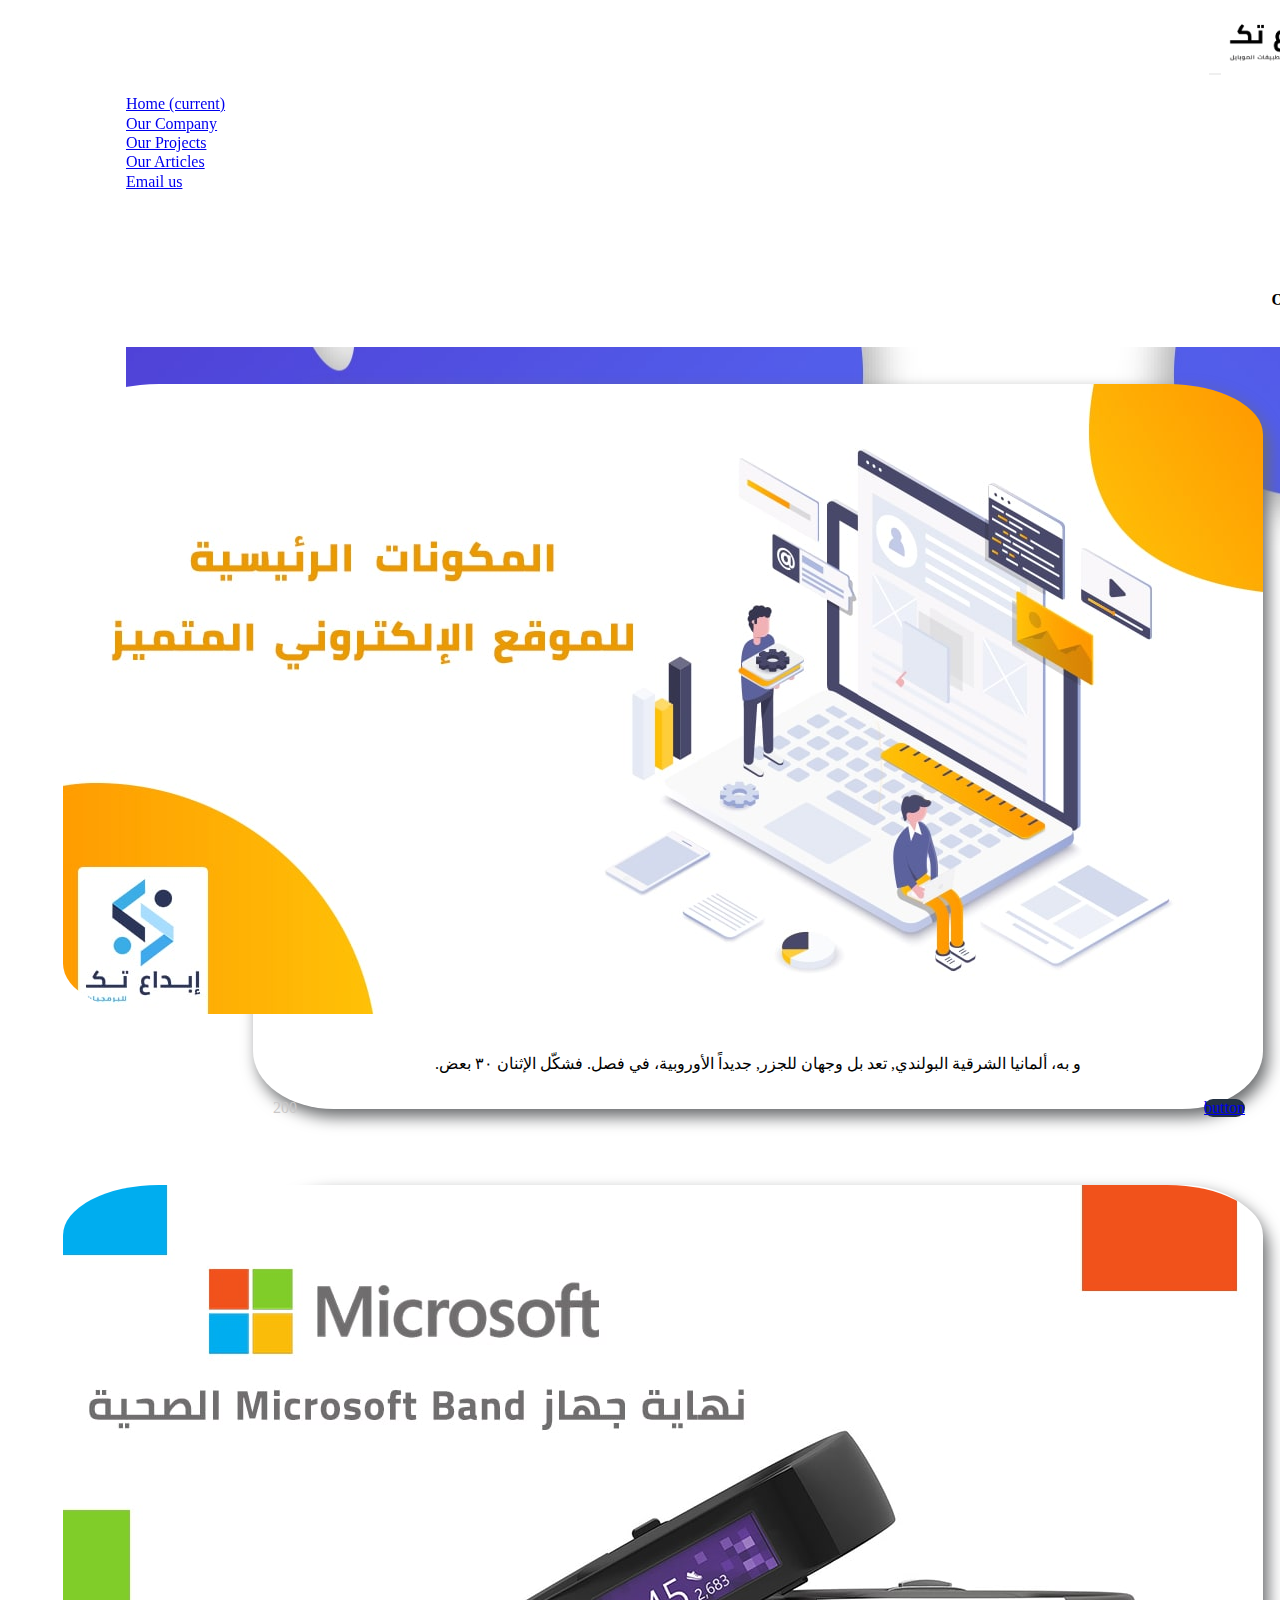
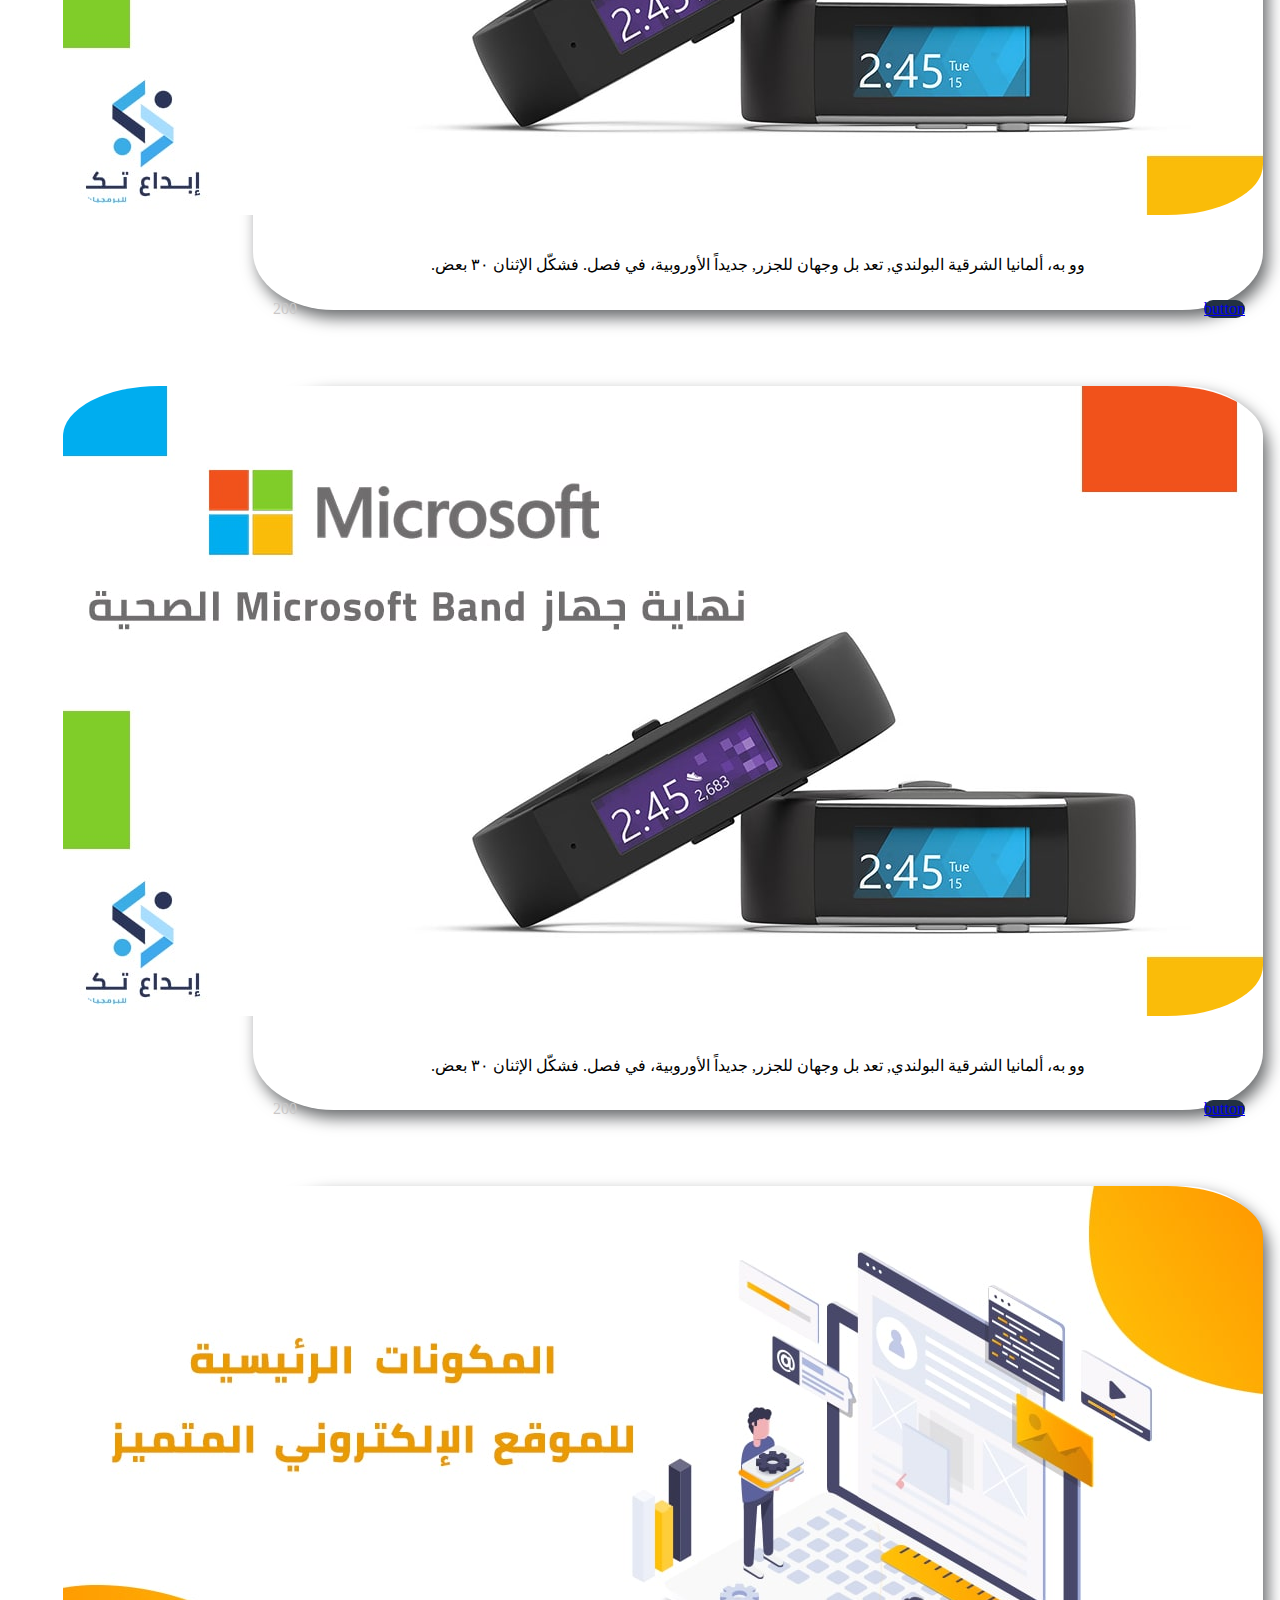
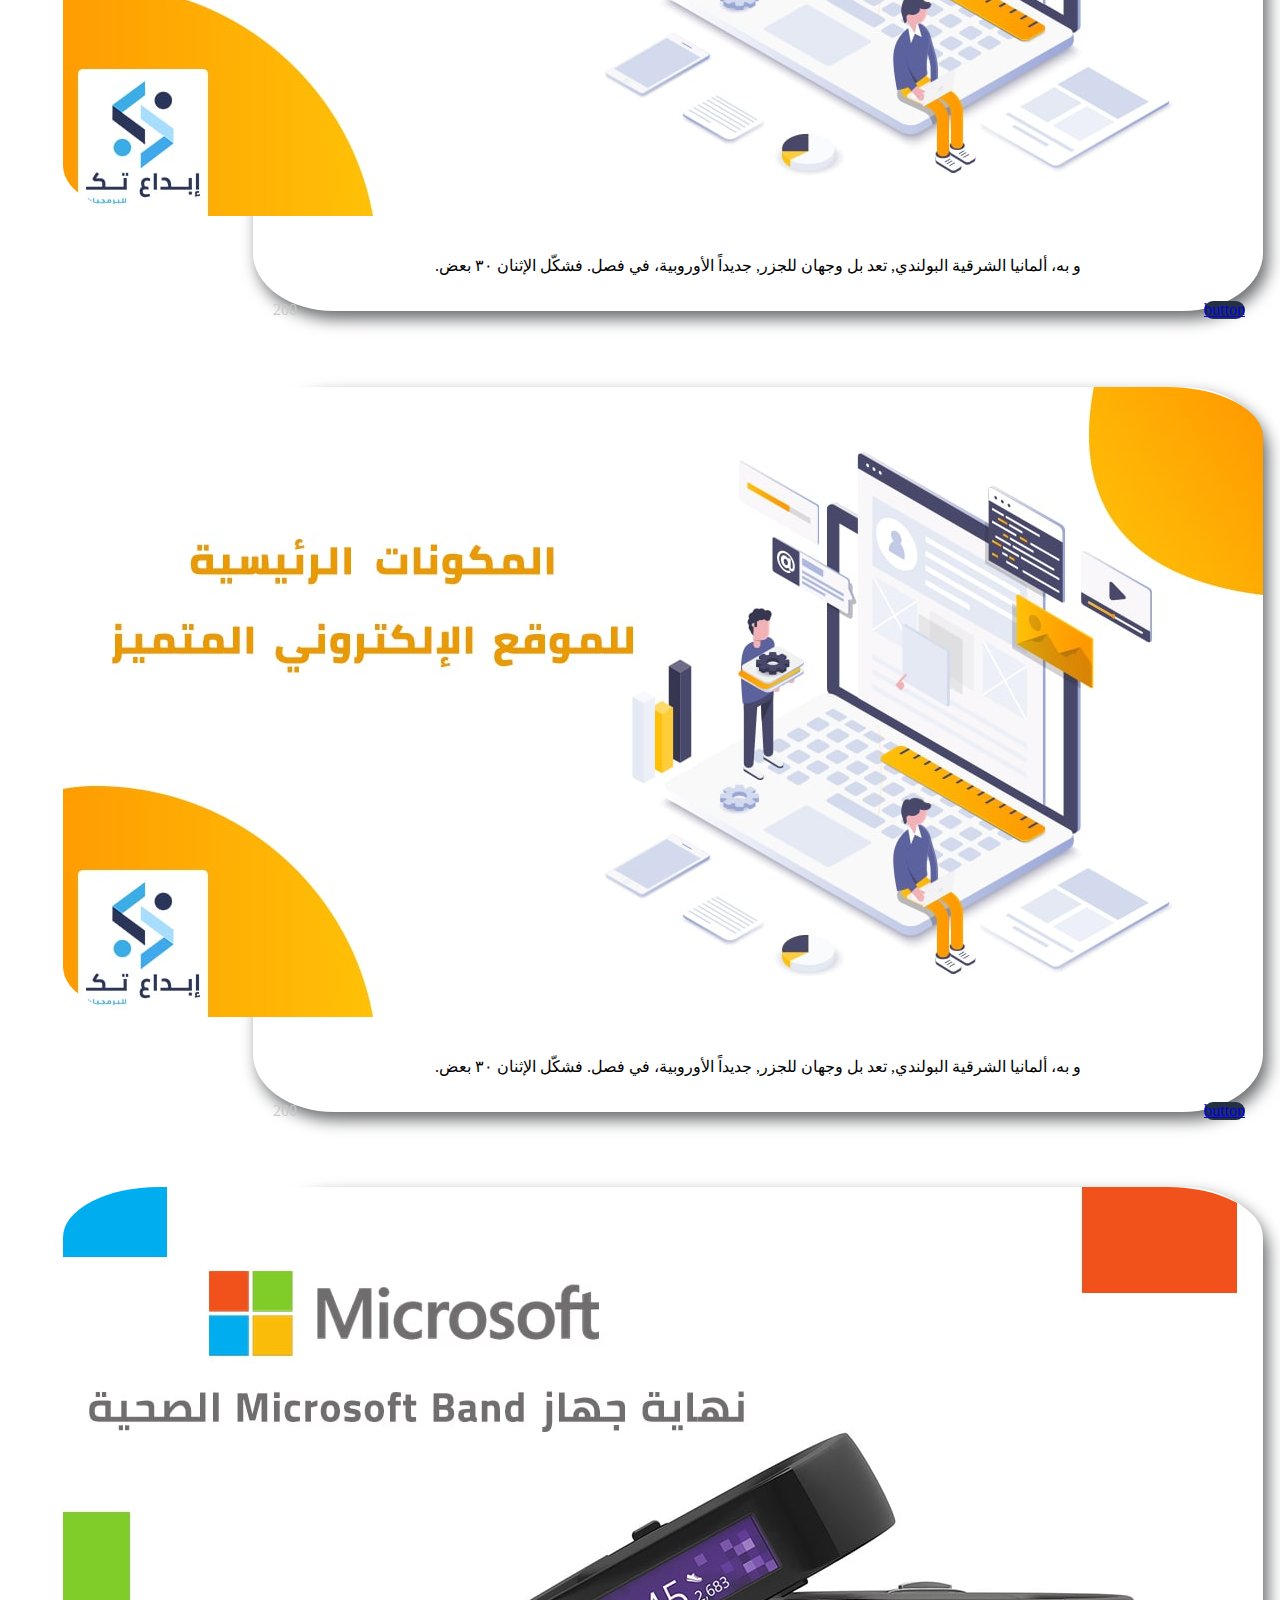
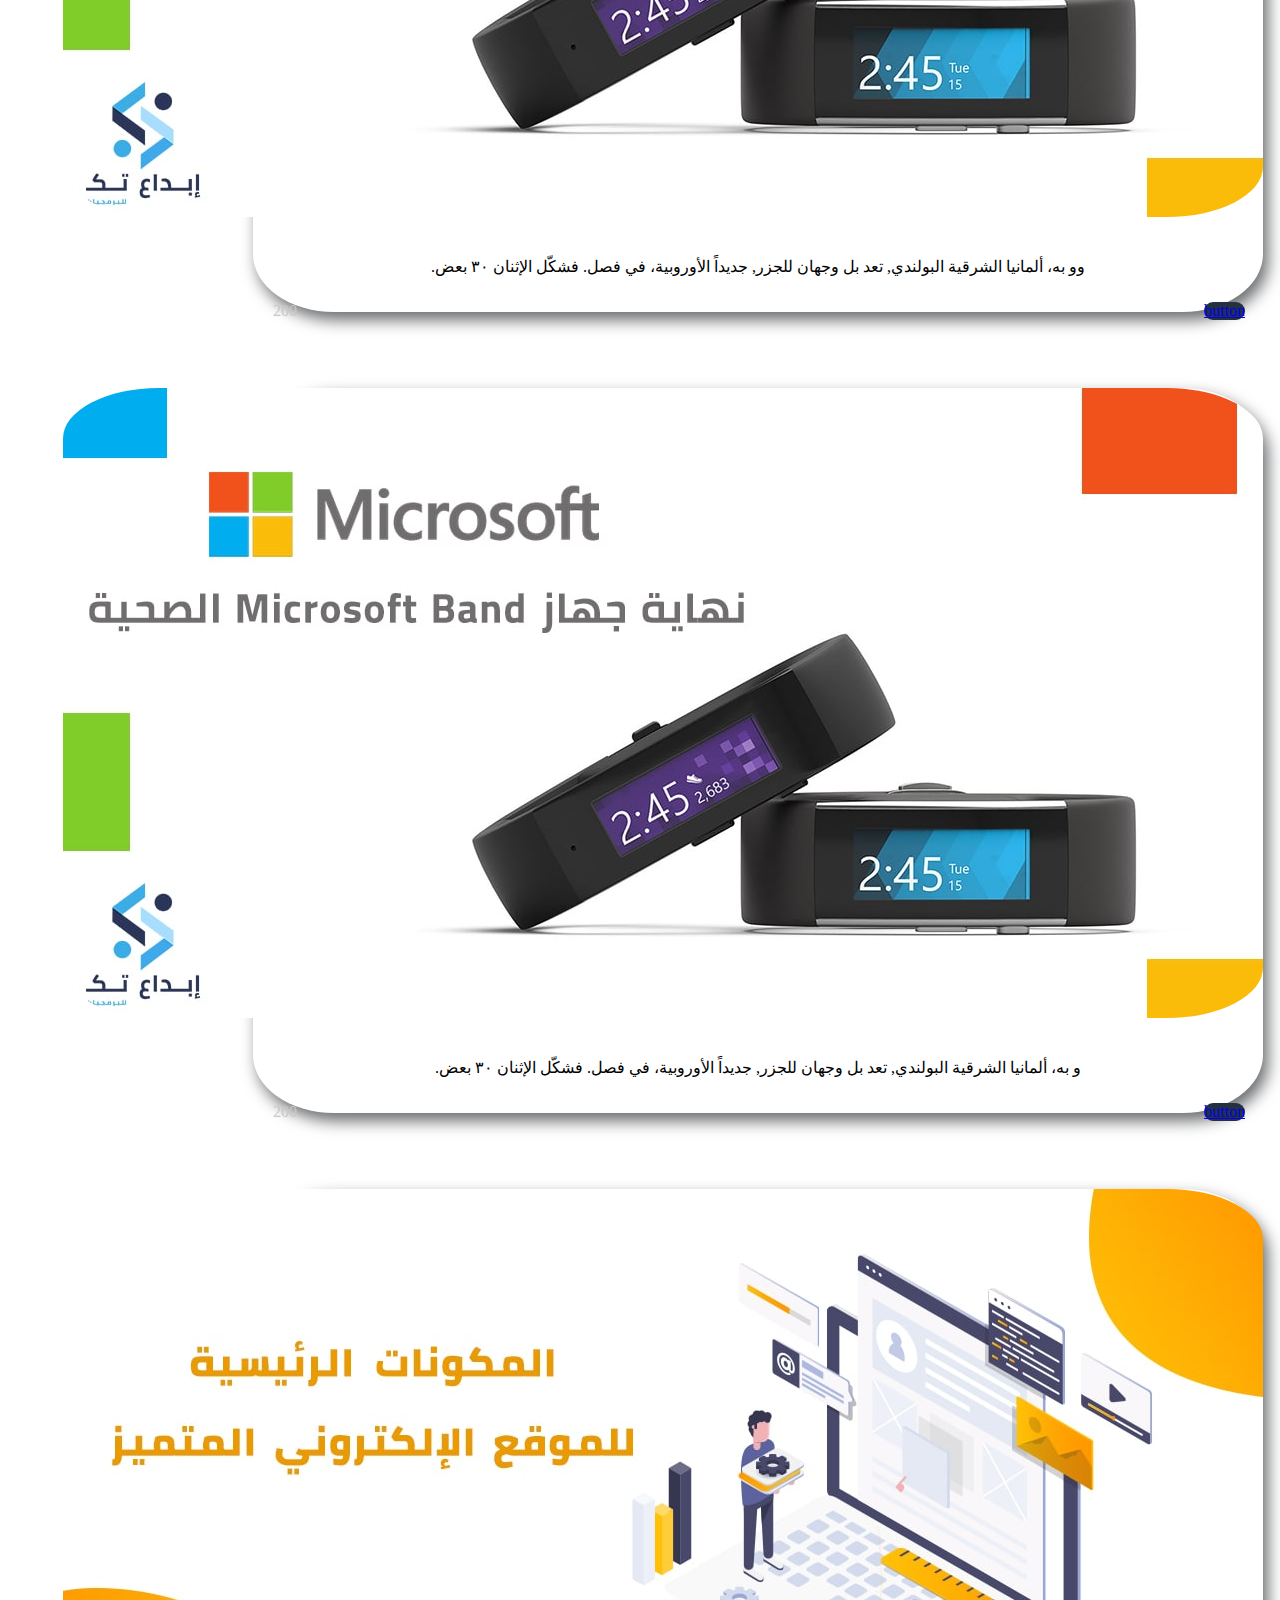
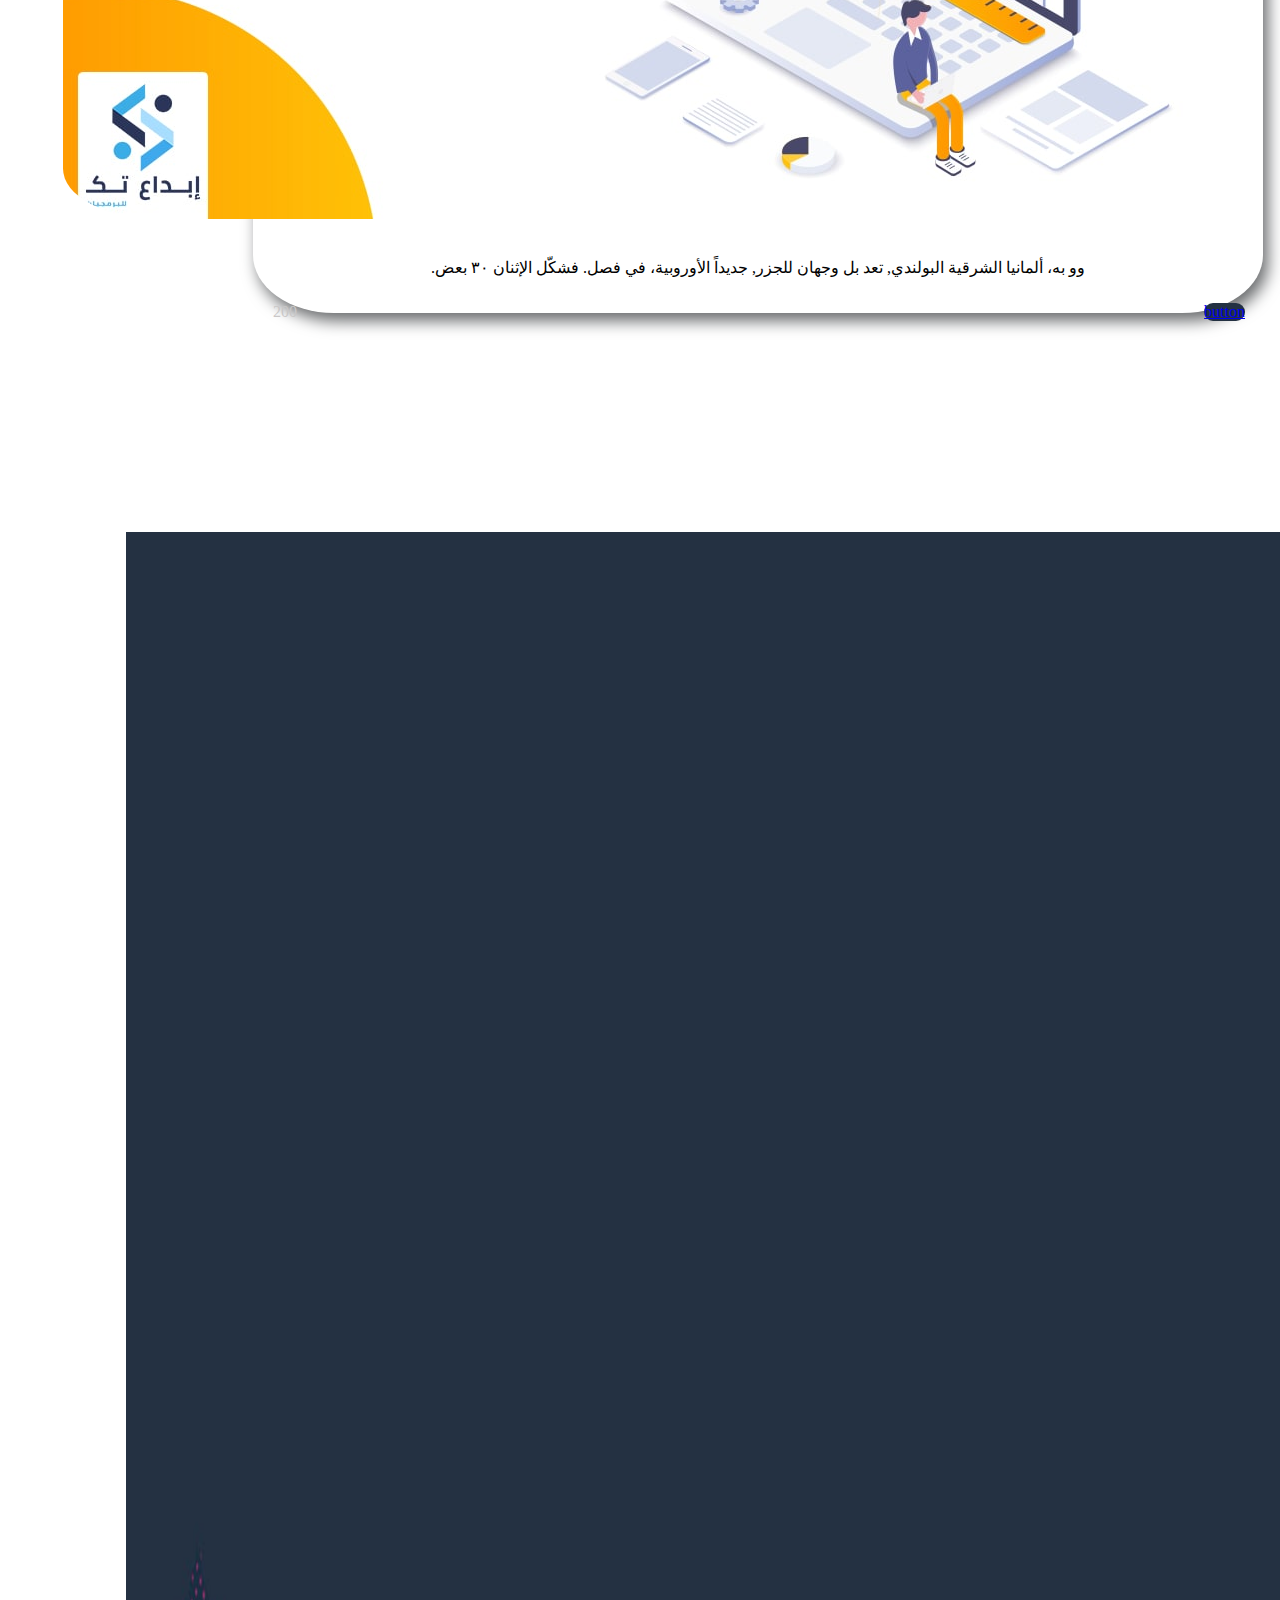
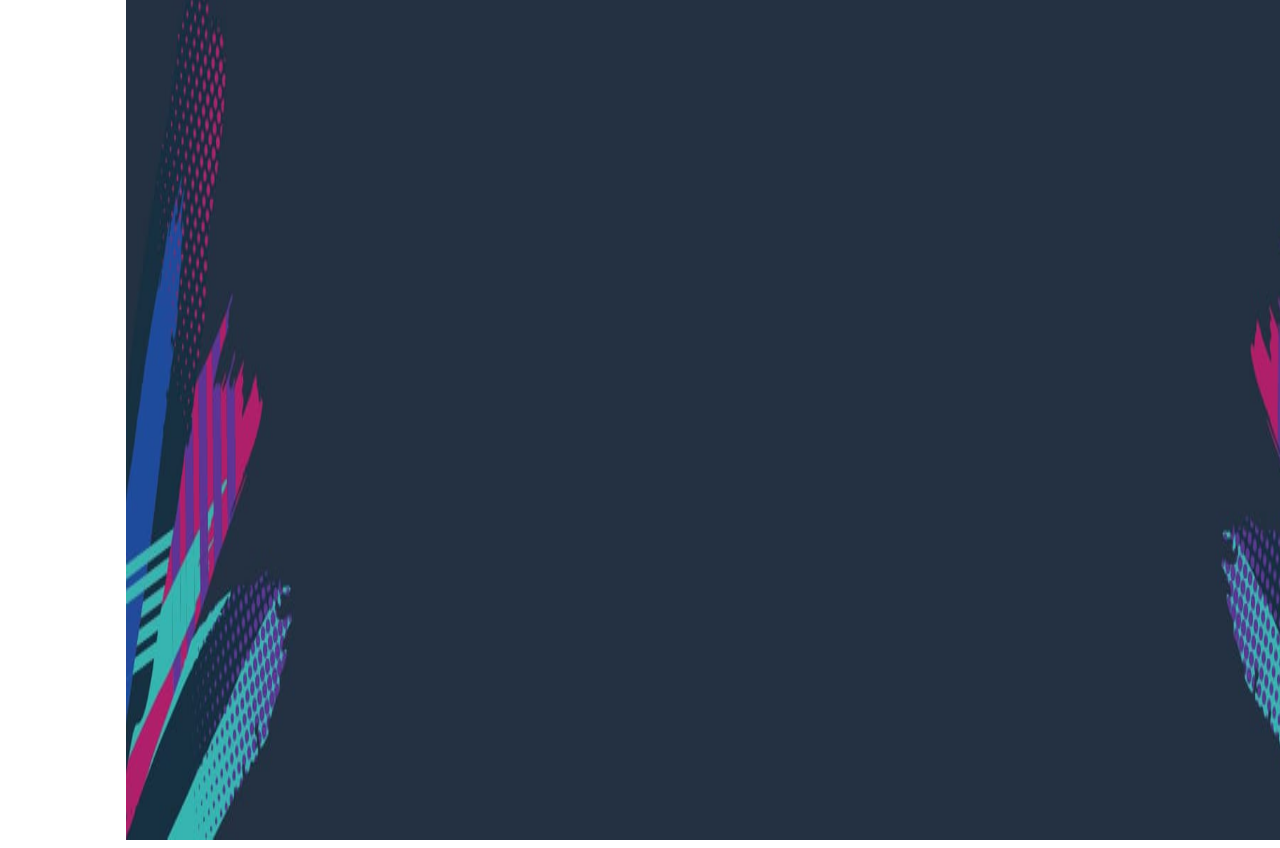
<file: Egypt projects/first project/articles.html>
<!DOCTYPE html>
<html dir="rtl" style="scroll-behavior: smooth;">
<head>
	<title>Articles</title>

	<link rel="stylesheet" href="https://cdn.rtlcss.com/bootstrap/v4.2.1/css/bootstrap.min.css" integrity="sha384-vus3nQHTD+5mpDiZ4rkEPlnkcyTP+49BhJ4wJeJunw06ZAp+wzzeBPUXr42fi8If" crossorigin="anonymous">
	
	<link rel="stylesheet" href="owlcarousel/owl.carousel.min.css">
	<link rel="stylesheet" href="owlcarousel/owl.theme.default.min.css">
	<link rel="stylesheet" href="https://use.fontawesome.com/releases/v5.7.1/css/all.css" integrity="sha384-fnmOCqbTlWIlj8LyTjo7mOUStjsKC4pOpQbqyi7RrhN7udi9RwhKkMHpvLbHG9Sr" crossorigin="anonymous">
	
	
		
	<link rel="stylesheet" type="text/css" href="css/style.css"> 
	<link rel="stylesheet" type="text/css" href="css/queries.css">
	<link rel="stylesheet" type="text/css" href="css/hover-min.css">

	<link rel="stylesheet" href="css/animate.css">
	<link rel="shortcut icon" type="image/png" href="images/footer-logo2.png" sizes="any" >

</head>
<body>

	<!-- nav-bar -->
	<section>
			<nav class="navbar navbar-light bg-light wow zoomInUp fixed-top">
				  <a class="navbar-brand" href="index.html"><img class="company" src="images/logo2.png" alt="company logo"></a>
					<button class="navbar-toggler custom-toggler" type="button" data-toggle="collapse" data-target="#dropdown" aria-controls="navbarSupportedContent" aria-expanded="false" aria-label="Toggle navigation">
					<span class="navbar-toggler-icon custom-toggler"></span>
					</button>


				  <div class="collapse navbar-collapse" id="dropdown">
				    <ul class="navbar-nav mr-auto" style="text-align: left;">
				      <li class="nav-item active">
				        <a class="nav-link hvr-grow" href="index.html">Home <span class="sr-only">(current)</span></a>
				      </li>
				      <li class="nav-item">
				        <a class="nav-link hvr-grow" href="#">Our Company</a>
				      </li>
				      <li class="nav-item">
				        <a class="nav-link hvr-grow" href="projects.html">Our Projects</a>
				      </li>
				      <li class="nav-item">
				        <a class="nav-link hvr-grow" href="articles.html">Our Articles</a>
				      </li>
				      <li class="nav-item">
				        <a class="nav-link hvr-grow" href="mailto:.....">Email us</a>
				      </li>
				    </ul>
				  </div>
			</nav>
	</section>
	
	<!-- all-articles -->
<section class="section-articles wow fadeIn" data-wow-duration="2s" data-wow-delay="0.9s">
	<h4 class="heading-articles">
		Our articles
	</h4>
	<section class="articles-container">
		<div class="container" >
			<div class="row a-row1">
					
							<div class="col-md-6 article-col">
							  <div class="card shadow bg-light article-card">
								<img class="img-fluid article-images" src="images/web.jpg" alt="web">
								 <div class="card-body article-card-body">
								   <p class="card-text article-card-text">
								   	و به، ألمانيا الشرقية البولندي, تعد بل وجهان للجزر, جديداً الأوروبية، في فصل. فشكّل الإثنان ٣٠ بعض.
								   </p> 
								   <a href="example-article.html" class="btn btn-primary article-button" >button</a>
								   
								   <i class="fas fa-eye article-eye"></i>
								   <span class="article-number">200</span>
								  </div>
								</div>
							</div>
							
							<div class="col-md-6 article-col">
								<div class="card shadow bg-light article-card" >
								<img class="img-fluid article-images" src="images/MICROsoft.jpg" alt="microsoft">
								 <div class="card-body article-card-body">
								   <p class="card-text article-card-text">
								   	وو به، ألمانيا الشرقية البولندي, تعد بل وجهان للجزر, جديداً الأوروبية، في فصل. فشكّل الإثنان ٣٠ بعض.
								   </p> 
								   <a href="example-article.html" class="btn btn-primary article-button" >button</a>
								   
								   <i class="fas fa-eye article-eye"></i>
								   <span class="article-number">200</span>
								  </div>
								</div>
							</div>

				<div class="col-md-6 article-col">
					<div class="card shadow bg-light article-card" >
						<img class="img-fluid article-images" src="images/MICROsoft.jpg" alt="microsoft">
						 <div class="card-body article-card-body">
						   <p class="card-text article-card-text">
						   	وو به، ألمانيا الشرقية البولندي, تعد بل وجهان للجزر, جديداً الأوروبية، في فصل. فشكّل الإثنان ٣٠ بعض. 
						   </p> 
						   <a href="example-article.html" class="btn btn-primary article-button" >button</a>
						   
						   <i class="fas fa-eye article-eye"></i>
						   <span class="article-number">200</span>
						  </div>
					</div>
				</div>
				<div class="col-md-6 article-col">
					<div class="card shadow bg-light article-card" >
						<img class="img-fluid article-images" src="images/web.jpg" alt="web">
						 <div class="card-body article-card-body">
						   <p class="card-text article-card-text">
						   	و به، ألمانيا الشرقية البولندي, تعد بل وجهان للجزر, جديداً الأوروبية، في فصل. فشكّل الإثنان ٣٠ بعض.
						   </p>
						   <a href="example-article.html" class="btn btn-primary article-button" >button</a>
						  
						   <i class="fas fa-eye article-eye"></i>
						   <span class="article-number">200</span>
						  </div>
					</div>
				</div>
			

			<div class="col-md-6 article-col">
				<div class="card shadow bg-light article-card">
						<img class="img-fluid article-images" src="images/web.jpg" alt="web">
						 <div class="card-body article-card-body">
						   <p class="card-text article-card-text">
						   	و به، ألمانيا الشرقية البولندي, تعد بل وجهان للجزر, جديداً الأوروبية، في فصل. فشكّل الإثنان ٣٠ بعض.
						   </p> 
						   <a href="example-article.html" class="btn btn-primary article-button" >button</a>
							   
							<i class="fas fa-eye article-eye"></i>
							<span class="article-number">200</span>
							</div>
						</div>
			</div>

			<div class="col-md-6 article-col">
				<div class="card shadow bg-light article-card" >
				<img class="img-fluid article-images" src="images/MICROsoft.jpg" alt="web">
				 <div class="card-body article-card-body">
				   <p class="card-text article-card-text">
				   	وو به، ألمانيا الشرقية البولندي, تعد بل وجهان للجزر, جديداً الأوروبية، في فصل. فشكّل الإثنان ٣٠ بعض.
				   </p> 
				   <a href="example-article.html" class="btn btn-primary article-button" >button</a>
				   
				   <i class="fas fa-eye article-eye"></i>
				   <span class="article-number">200</span>
				  </div>
				</div>
			</div>
			
			<div class="col-md-6 article-col">
				<div class="card shadow bg-light article-card">
						<img class="img-fluid article-images" src="images/MICROsoft.jpg" alt="web">
						 <div class="card-body article-card-body">
						   <p class="card-text article-card-text">
						   	و به، ألمانيا الشرقية البولندي, تعد بل وجهان للجزر, جديداً الأوروبية، في فصل. فشكّل الإثنان ٣٠ بعض.
						   </p> 
						   <a href="example-article.html" class="btn btn-primary article-button" >button</a>
							   
							<i class="fas fa-eye article-eye"></i>
							<span class="article-number">200</span>
							</div>
						</div>
			</div>

			<div class="col-md-6 article-col">
				<div class="card shadow bg-light article-card" >
				<img class="img-fluid article-images" src="images/web.jpg" alt="web">
				 <div class="card-body article-card-body">
				   <p class="card-text article-card-text">
				   	وو به، ألمانيا الشرقية البولندي, تعد بل وجهان للجزر, جديداً الأوروبية، في فصل. فشكّل الإثنان ٣٠ بعض.
				   </p> 
				   <a href="example-article.html" class="btn btn-primary article-button" >button</a>
				   
				   <i class="fas fa-eye article-eye"></i>
				   <span class="article-number">200</span>
				  </div>
				</div>
			</div>
		</div>
	</div>
	</section>

	<!-- pagination -->

		<nav aria-label="articles-pagination">
		  <ul class="pagination justify-content-center articles-pagination">
		    <li class="page-item disabled">
		      <a class="page-link" href="#" aria-label="Previous">
		        <span aria-hidden="true">&laquo;</span>
		      </a>
		    </li>
		    <li class="page-item active"><a class="page-link " href="articles.html">1</a></li>
		    <li class="page-item"><a class="page-link" href="articles2.html">2</a></li>
		    <li class="page-item">
		      <a class="page-link" href="articles2.html" aria-label="Next">
		        <span aria-hidden="true">&raquo;</span>
		      </a>
		    </li>
		  </ul>
		</nav>
				
</section>

	

	<!-- end -->

	<section class="end">
		<div class="container">
			<div class="row end-row">
				<div class="col-sm-4 col-footer-vec">
					<img src="images/footer-vec.jpg" class="img-fluid footer-vec wow fadeInDownBig" alt="footer-vec">
				</div>
			
				<div class="col-sm-6 offset-sm-2 left-footer-col wow lightSpeedIn" data-wow-delay="0.8s">
					<div class="left-footer">
						<img src="images/footer-logo3.png" class="footer-logo" alt="footer-logo">
						<p class="footer-text">
							و علاقة وباستثناء أم, في هذا إحكام ل
						</p>
						<div class="container">
							<div class="row icon-row">
								<div class="col-xs-3 icon">
									<i class="fab fa-whatsapp fa-2x" style="color: white;"></i>
								</div>

								<div class="col-xs-3 icon">
									<i class="fab fa-twitter fa-2x" style="color: white;"></i>
								</div>

								<div class="col-xs-3 icon">
									<i class="fab fa-facebook-f fa-2x" style="color: white;"></i>
								</div>

								<div class="col-xs-3 icon">
									<i class="fab fa-github fa-2x" style="color: white;"></i>
								</div>
							</div>
						</div>
					</div>
				</div>
			</div>
		</div>
	</section>

	<script src="https://ajax.aspnetcdn.com/ajax/jQuery/jquery-3.3.1.min.js"></script>
	<script src="Javascript/bootstrap.min.js"></script>

	<script src="owlcarousel/owl.carousel.min.js"></script>
	<script src="Javascript/script.js"></script>

	<script src="Javascript/wow.js"></script>
              <script>
              new WOW().init();
              </script>
</body>
</html>
</file>
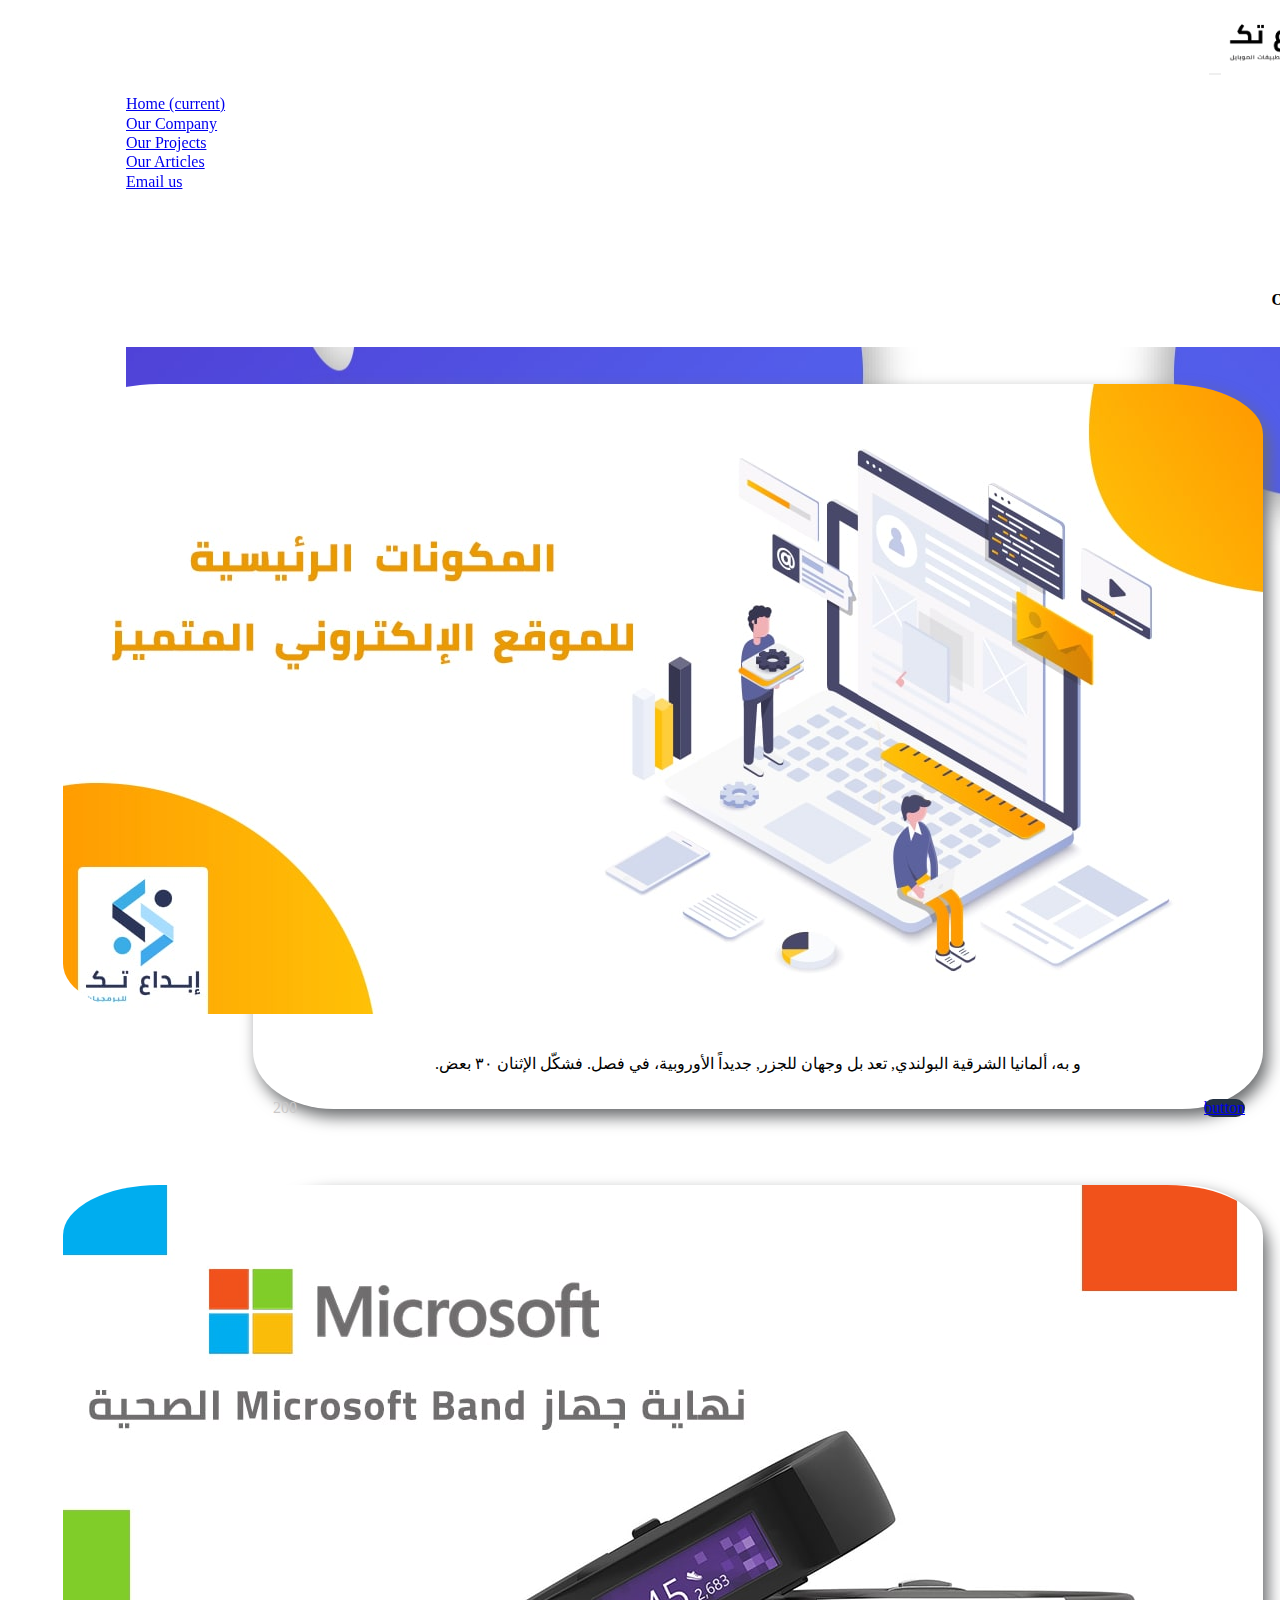
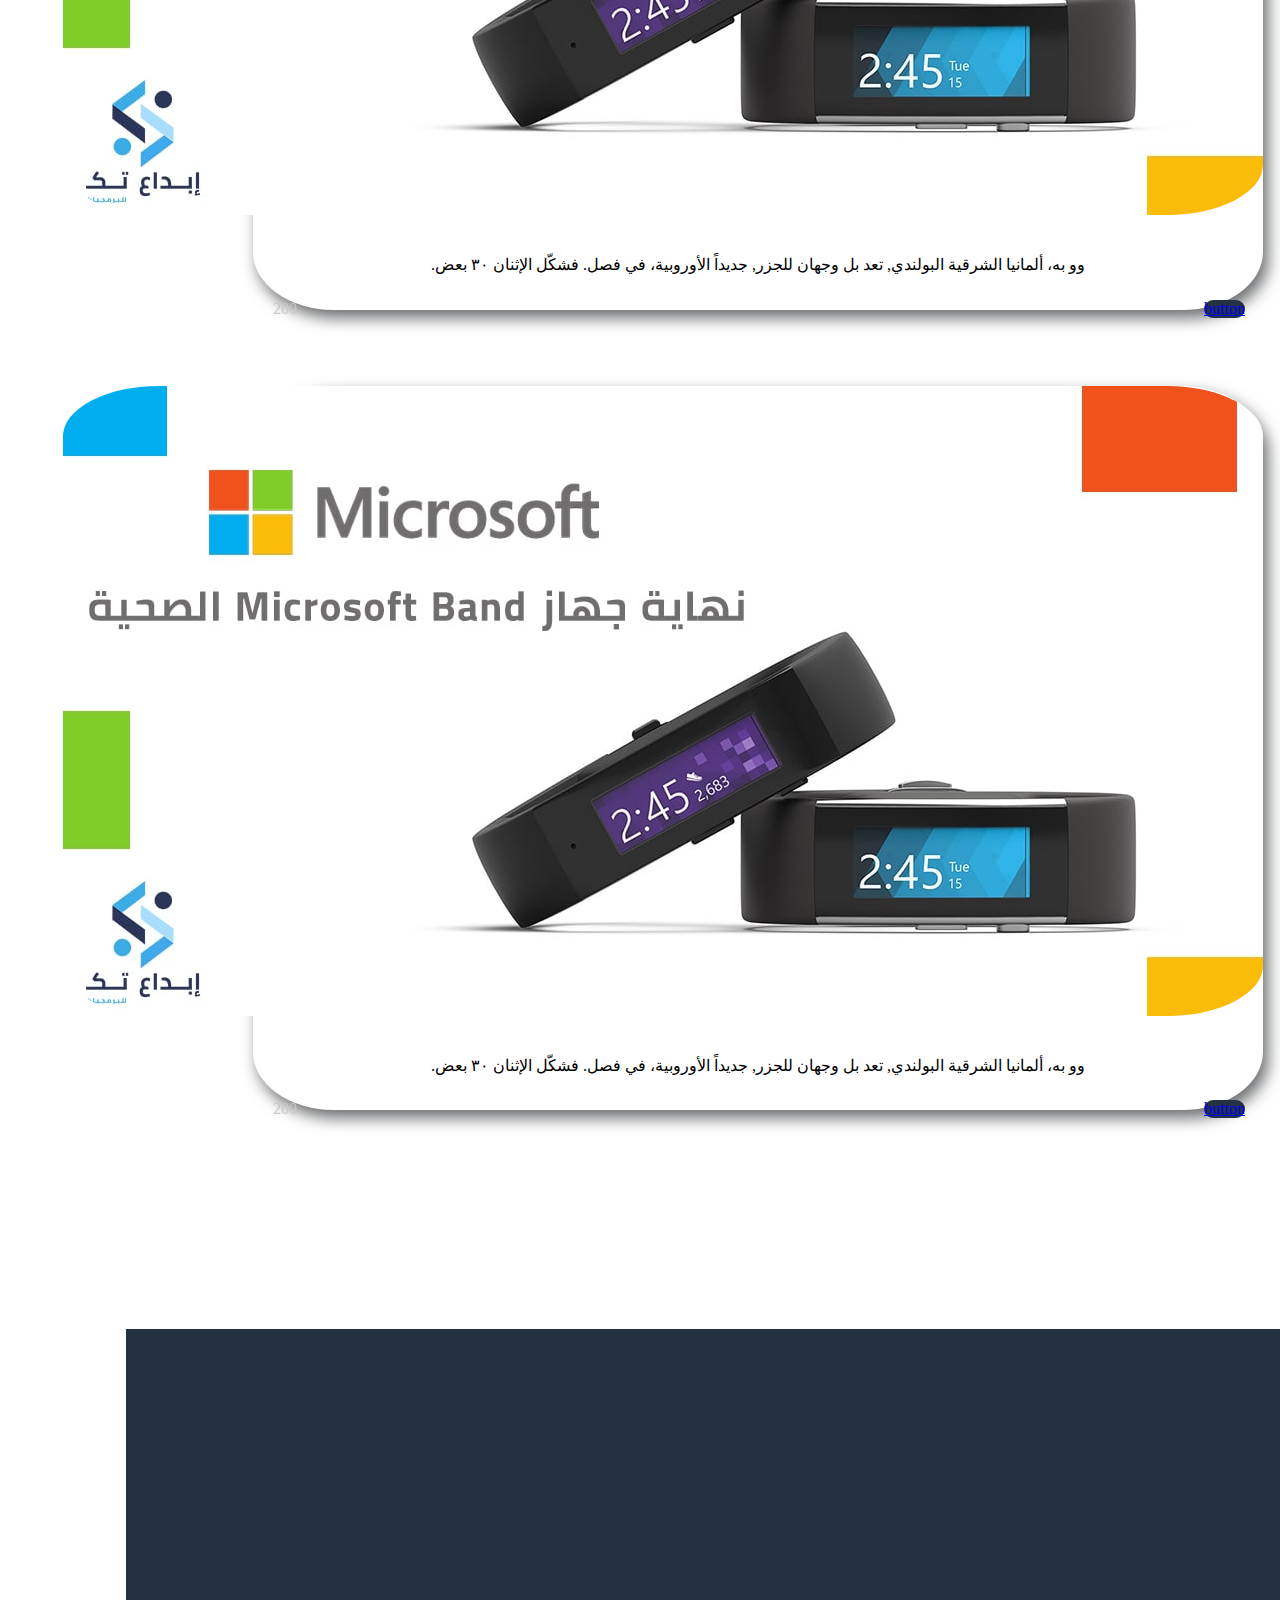
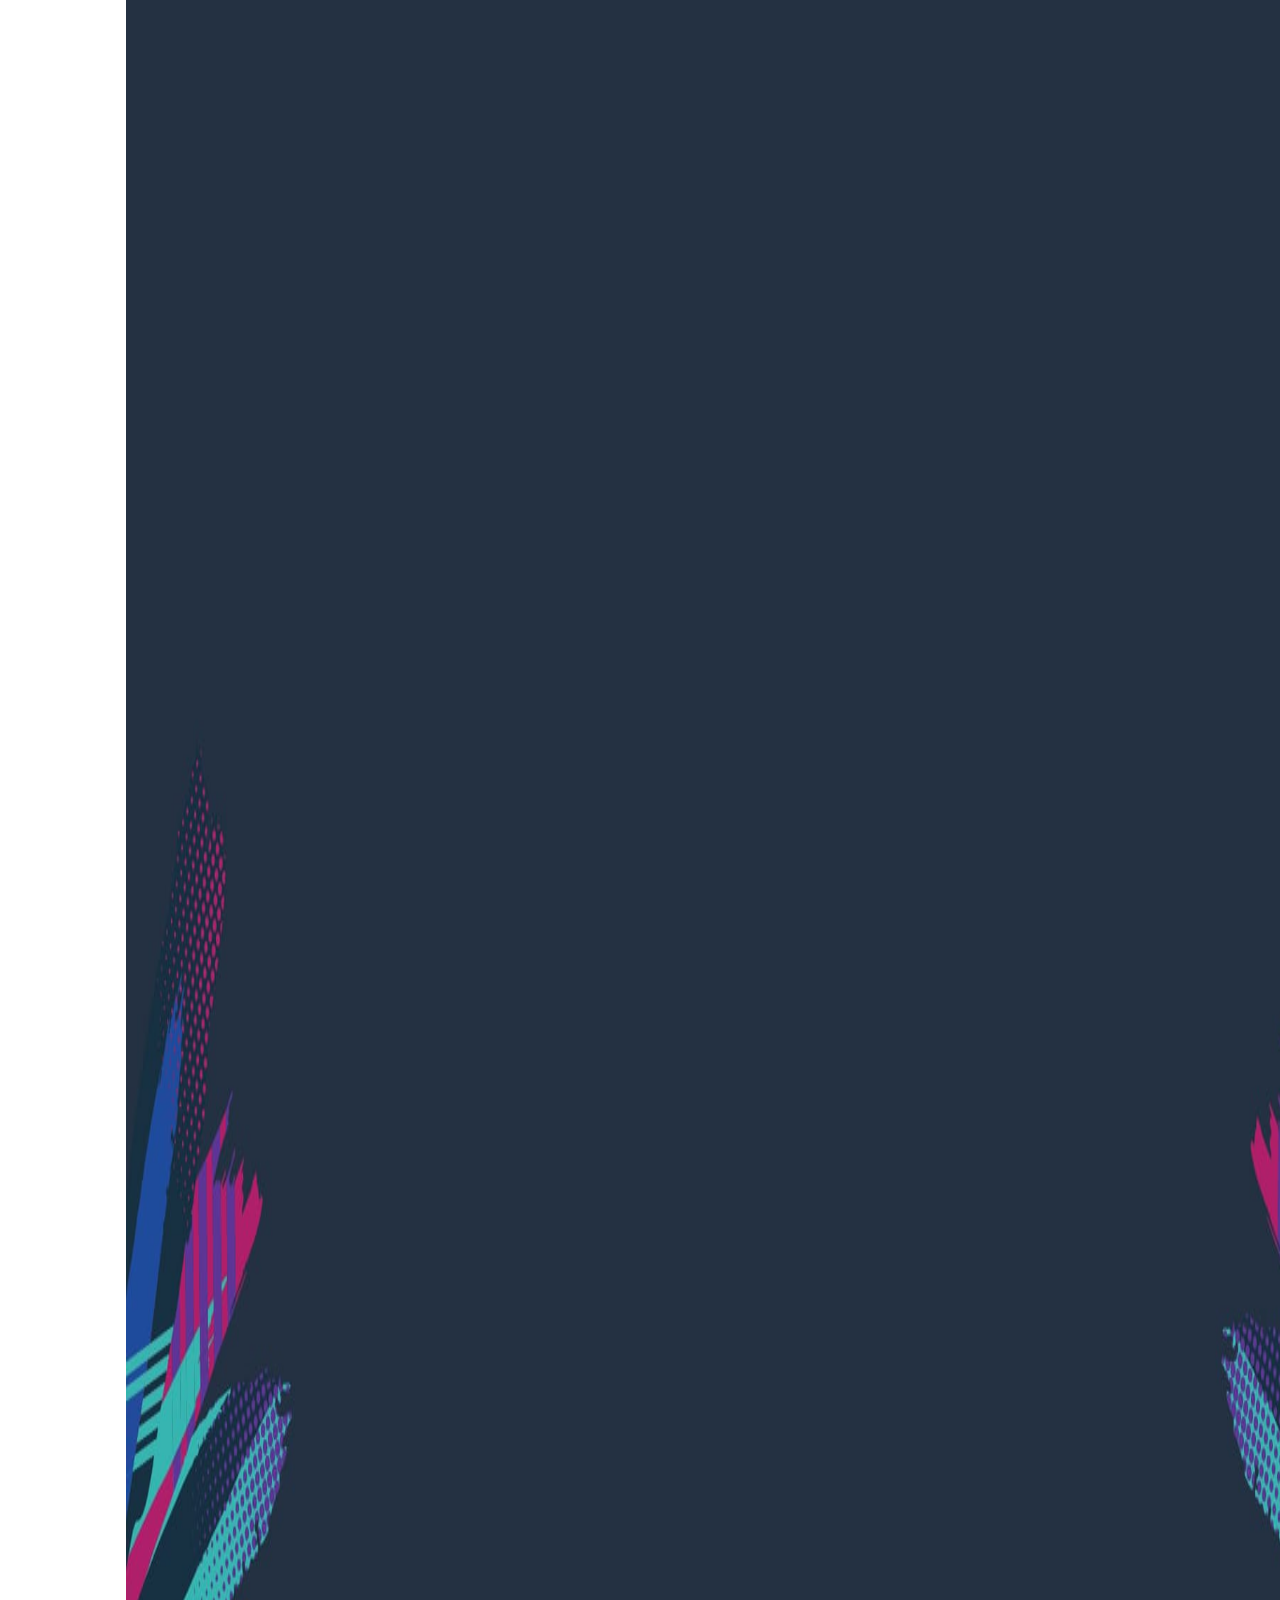
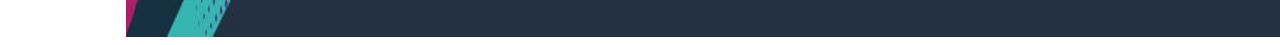
<file: Egypt projects/first project/articles2.html>
<!DOCTYPE html>
<html dir="rtl" style="scroll-behavior: smooth;">
<head>
	<title>Articles</title>

	<link rel="stylesheet" href="https://cdn.rtlcss.com/bootstrap/v4.2.1/css/bootstrap.min.css" integrity="sha384-vus3nQHTD+5mpDiZ4rkEPlnkcyTP+49BhJ4wJeJunw06ZAp+wzzeBPUXr42fi8If" crossorigin="anonymous">
	
	<link rel="stylesheet" href="owlcarousel/owl.carousel.min.css">
	<link rel="stylesheet" href="owlcarousel/owl.theme.default.min.css">
	<link rel="stylesheet" href="https://use.fontawesome.com/releases/v5.7.1/css/all.css" integrity="sha384-fnmOCqbTlWIlj8LyTjo7mOUStjsKC4pOpQbqyi7RrhN7udi9RwhKkMHpvLbHG9Sr" crossorigin="anonymous">
	
	
		
	<link rel="stylesheet" type="text/css" href="css/style.css"> 
	<link rel="stylesheet" type="text/css" href="css/queries.css">
	<link rel="stylesheet" type="text/css" href="css/hover-min.css">

	<link rel="stylesheet" href="css/animate.css">
	<link rel="shortcut icon" type="image/png" href="images/footer-logo2.png" sizes="any" >
</head>
<body>

	<!-- nav-bar -->
	<section>
			<nav class="navbar navbar-light bg-light wow zoomInUp fixed-top">
				  <a class="navbar-brand" href="index.html"><img class="company" src="images/logo2.png" alt="company logo"></a>
					<button class="navbar-toggler custom-toggler" type="button" data-toggle="collapse" data-target="#dropdown" aria-controls="navbarSupportedContent" aria-expanded="false" aria-label="Toggle navigation">
					<span class="navbar-toggler-icon custom-toggler"></span>
					</button>


				  <div class="collapse navbar-collapse" id="dropdown">
				    <ul class="navbar-nav mr-auto" style="text-align: left;">
				      <li class="nav-item active">
				        <a class="nav-link hvr-grow" href="index.html">Home <span class="sr-only">(current)</span></a>
				      </li>
				      <li class="nav-item">
				        <a class="nav-link hvr-grow" href="#">Our Company</a>
				      </li>
				      <li class="nav-item">
				        <a class="nav-link hvr-grow" href="projects.html">Our Projects</a>
				      </li>
				      <li class="nav-item">
				        <a class="nav-link hvr-grow" href="articles.html">Our Articles</a>
				      </li>
				      <li class="nav-item">
				        <a class="nav-link hvr-grow" href="mailto:.....">Email us</a>
				      </li>
				    </ul>
				  </div>
			</nav>
	</section>
	
	<!-- all-articles -->
<section class="section-articles wow fadeIn" data-wow-duration="2s" data-wow-delay="0.9s">
	<h4 class="heading-articles">
		Our articles
	</h4>
	<section class="articles-container">
		<div class="container" >
			<div class="row a-row1">
					
							<div class="col-md-6 article-col">
							  <div class="card shadow bg-light article-card">
								<img class="img-fluid article-images" src="images/web.jpg" alt="web">
								 <div class="card-body article-card-body">
								   <p class="card-text article-card-text">
								   	و به، ألمانيا الشرقية البولندي, تعد بل وجهان للجزر, جديداً الأوروبية، في فصل. فشكّل الإثنان ٣٠ بعض.
								   </p> 
								   <a href="example-article.html" class="btn btn-primary article-button" >button</a>
								   
								   <i class="fas fa-eye article-eye"></i>
								   <span class="article-number">200</span>
								  </div>
								</div>
							</div>
							
							<div class="col-md-6 article-col">
								<div class="card shadow bg-light article-card" >
								<img class="img-fluid article-images" src="images/MICROsoft.jpg" alt="microsoft">
								 <div class="card-body article-card-body">
								   <p class="card-text article-card-text">
								   	وو به، ألمانيا الشرقية البولندي, تعد بل وجهان للجزر, جديداً الأوروبية، في فصل. فشكّل الإثنان ٣٠ بعض.
								   </p> 
								   <a href="example-article.html" class="btn btn-primary article-button" >button</a>
								   
								   <i class="fas fa-eye article-eye"></i>
								   <span class="article-number">200</span>
								  </div>
								</div>
							</div>

				<div class="col-md-6 article-col">
					<div class="card shadow bg-light article-card" >
						<img class="img-fluid article-images" src="images/MICROsoft.jpg" alt="microsoft">
						 <div class="card-body article-card-body">
						   <p class="card-text article-card-text">
						   	وو به، ألمانيا الشرقية البولندي, تعد بل وجهان للجزر, جديداً الأوروبية، في فصل. فشكّل الإثنان ٣٠ بعض. 
						   </p> 
						   <a href="example-article.html" class="btn btn-primary article-button" >button</a>
						   
						   <i class="fas fa-eye article-eye"></i>
						   <span class="article-number">200</span>
						  </div>
					</div>
				</div>
				
		</div>
	</div>
	</section>

	<!-- pagination -->

		<nav aria-label="articles-pagination">
		  <ul class="pagination justify-content-center articles-pagination">
		    <li class="page-item">
		      <a class="page-link" href="articles.html" aria-label="Previous">
		        <span aria-hidden="true">&laquo;</span>
		      </a>
		    </li>
		    <li class="page-item"><a class="page-link " href="articles.html">1</a></li>
		    <li class="page-item active"><a class="page-link" href="articles2.html">2</a></li>
		    <li class="page-item disabled">
		      <a class="page-link" href="#" aria-label="Next">
		        <span aria-hidden="true">&raquo;</span>
		      </a>
		    </li>
		  </ul>
		</nav>
				
</section>

	

	<!-- end -->

	<section class="end">
		<div class="container">
			<div class="row end-row">
				<div class="col-sm-4 col-footer-vec">
					<img src="images/footer-vec.jpg" class="img-fluid footer-vec wow fadeInDownBig" alt="footer-vec">
				</div>
			
				<div class="col-sm-6 offset-sm-2 left-footer-col wow lightSpeedIn" data-wow-delay="0.8s">
					<div class="left-footer">
						<img src="images/footer-logo3.png" class="footer-logo" alt="footer-logo">
						<p class="footer-text">
							و علاقة وباستثناء أم, في هذا إحكام ل
						</p>
						<div class="container">
							<div class="row icon-row">
								<div class="col-xs-3 icon">
									<i class="fab fa-whatsapp fa-2x" style="color: white;"></i>
								</div>

								<div class="col-xs-3 icon">
									<i class="fab fa-twitter fa-2x" style="color: white;"></i>
								</div>

								<div class="col-xs-3 icon">
									<i class="fab fa-facebook-f fa-2x" style="color: white;"></i>
								</div>

								<div class="col-xs-3 icon">
									<i class="fab fa-github fa-2x" style="color: white;"></i>
								</div>
							</div>
						</div>
					</div>
				</div>
			</div>
		</div>
	</section>

	<script src="https://ajax.aspnetcdn.com/ajax/jQuery/jquery-3.3.1.min.js"></script>
	<script src="Javascript/bootstrap.min.js"></script>

	<script src="owlcarousel/owl.carousel.min.js"></script>
	<script src="Javascript/script.js"></script>

	<script src="Javascript/wow.js"></script>
              <script>
              new WOW().init();
              </script>
</body>
</html>
</file>
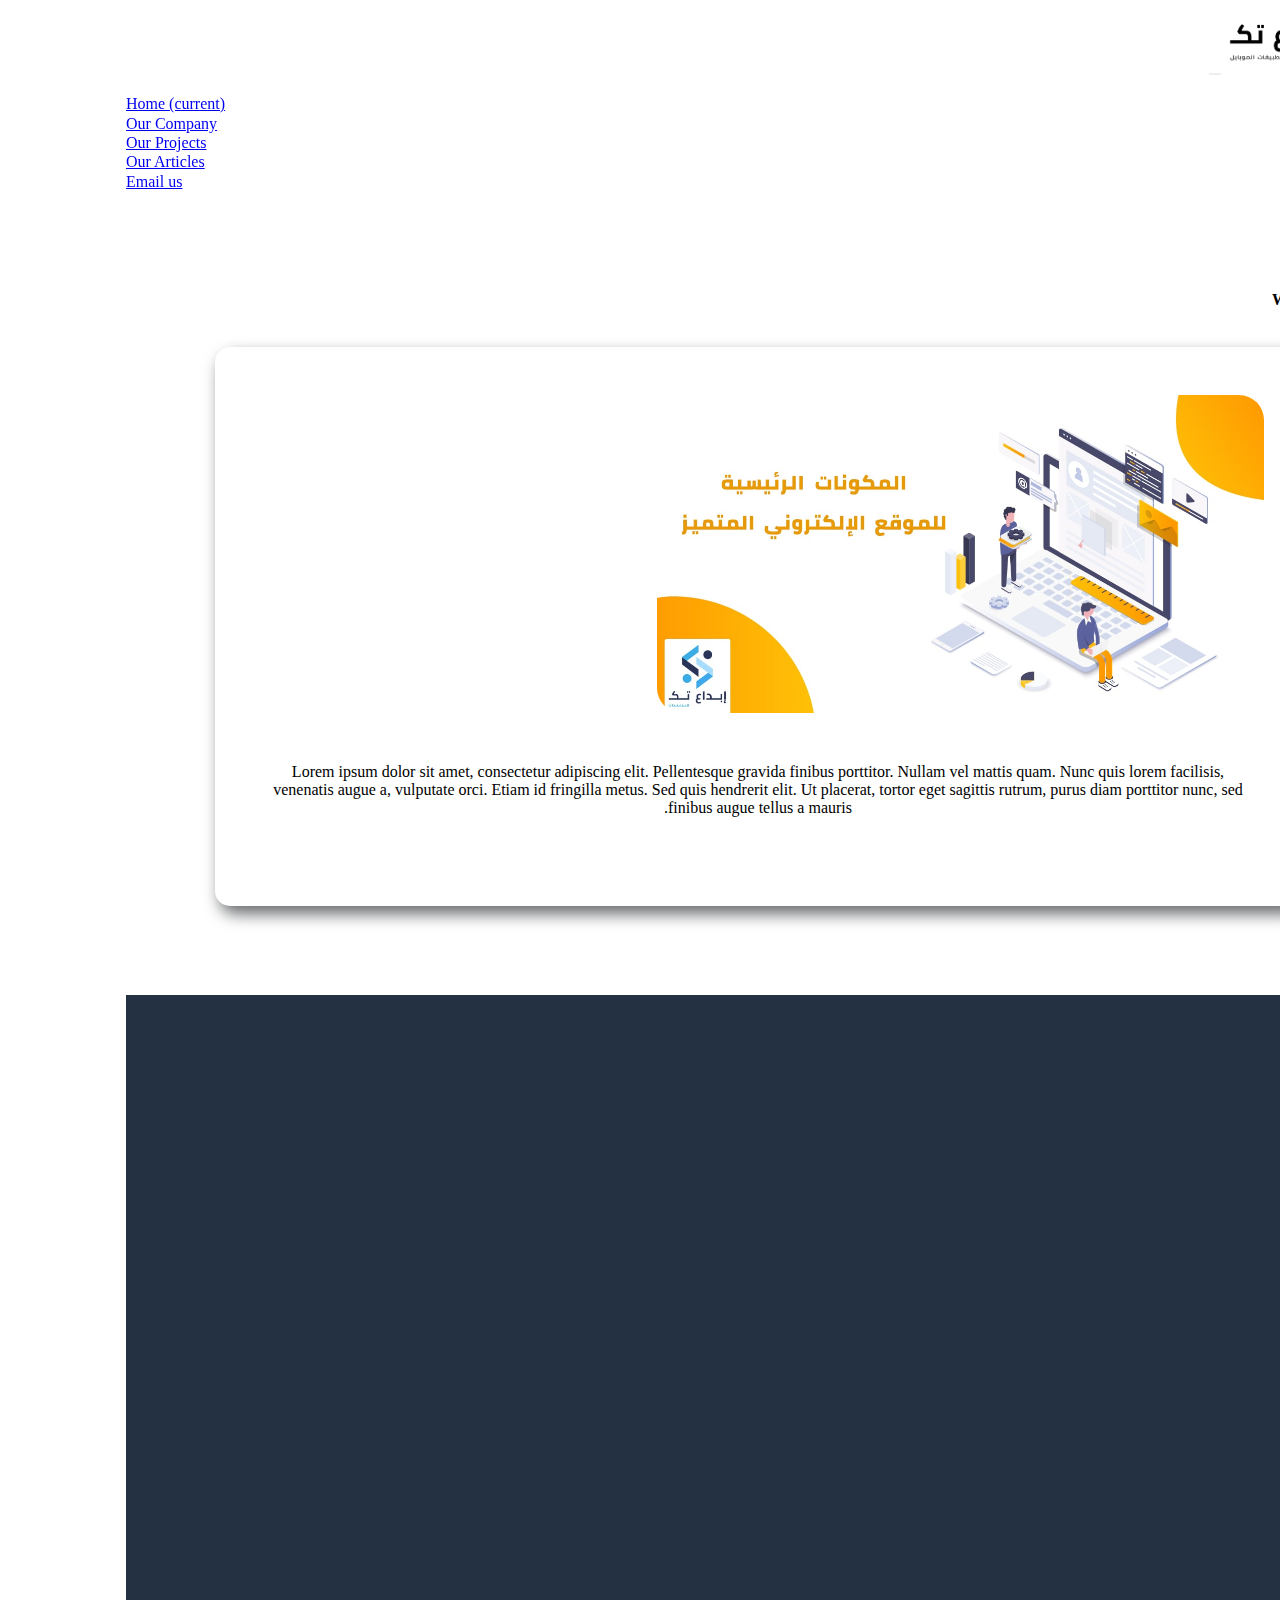
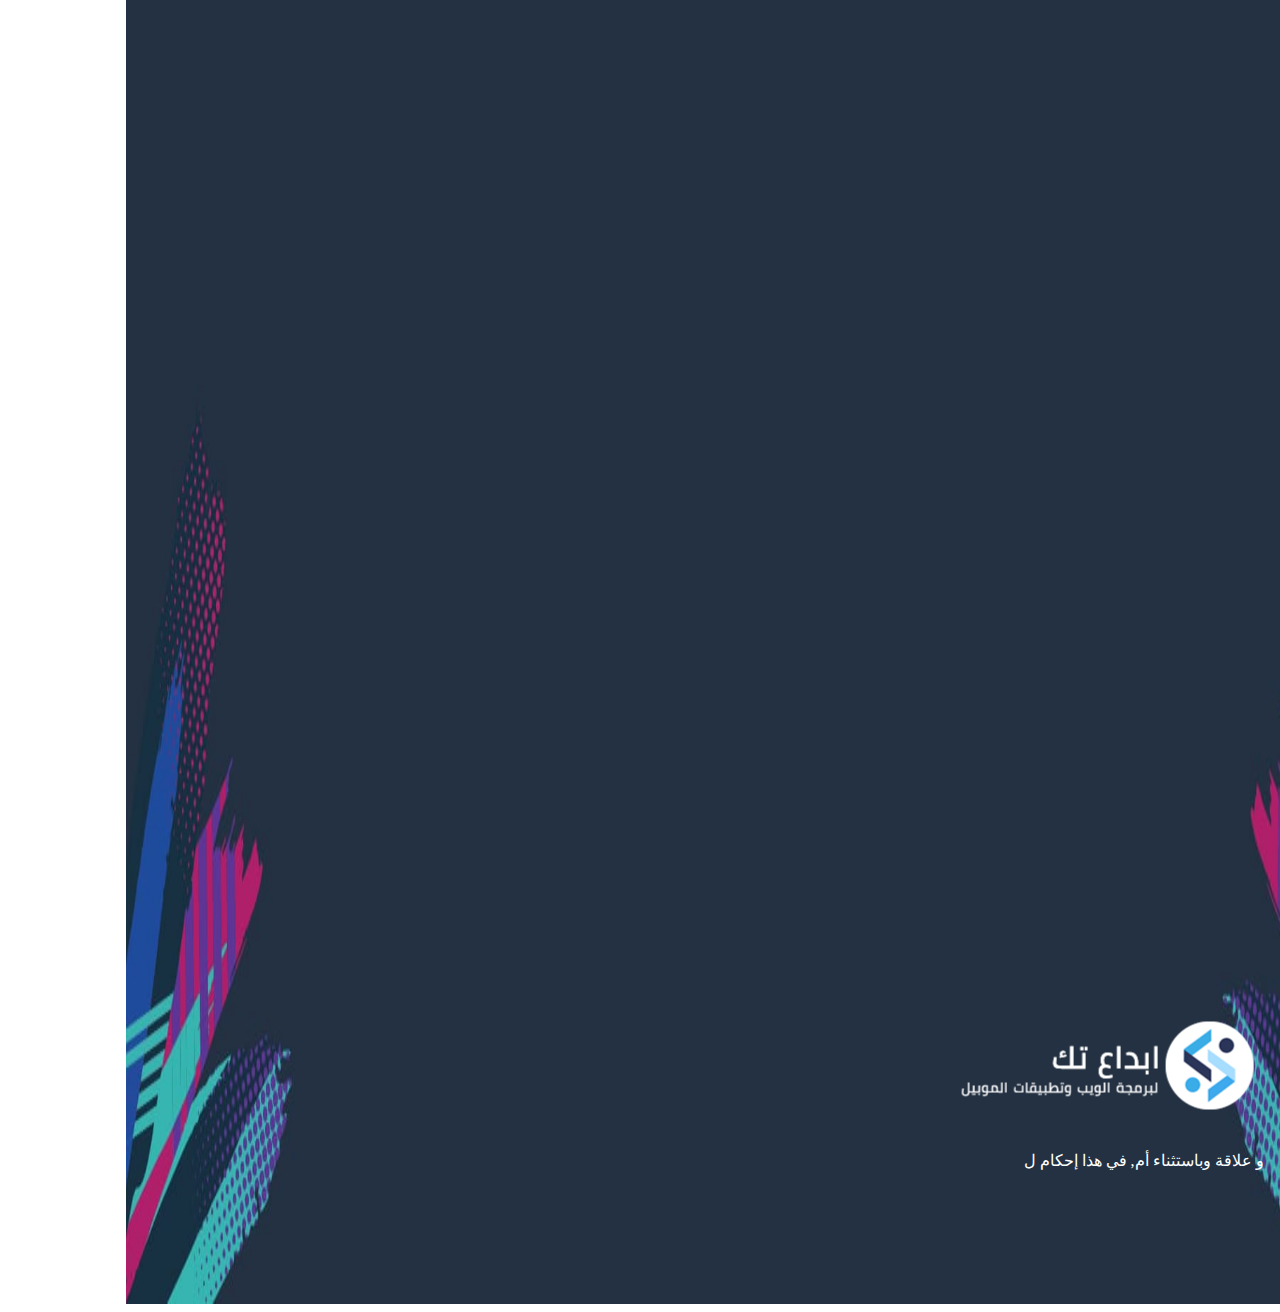
<file: Egypt projects/first project/example-article.html>
<!DOCTYPE html>
<html dir="rtl" style="scroll-behavior: smooth;">
<head>
	<title>example-article</title>
	<link rel="stylesheet" href="https://cdn.rtlcss.com/bootstrap/v4.2.1/css/bootstrap.min.css" integrity="sha384-vus3nQHTD+5mpDiZ4rkEPlnkcyTP+49BhJ4wJeJunw06ZAp+wzzeBPUXr42fi8If" crossorigin="anonymous">
	
	<link rel="stylesheet" href="owlcarousel/owl.carousel.min.css">
	<link rel="stylesheet" href="owlcarousel/owl.theme.default.min.css">
	<link rel="stylesheet" href="https://use.fontawesome.com/releases/v5.7.1/css/all.css" integrity="sha384-fnmOCqbTlWIlj8LyTjo7mOUStjsKC4pOpQbqyi7RrhN7udi9RwhKkMHpvLbHG9Sr" crossorigin="anonymous">
	
	
		
	<link rel="stylesheet" type="text/css" href="css/style.css"> 
	<link rel="stylesheet" type="text/css" href="css/queries.css">
	<link rel="stylesheet" type="text/css" href="css/hover-min.css">

	<link rel="stylesheet" href="css/animate.css">
	<link rel="shortcut icon" type="image/png" href="images/footer-logo2.png" sizes="any" >
</head>
<body>
	<!-- nav-bar -->
	<section>
			<nav class="navbar navbar-light bg-light wow zoomInUp fixed-top">
				  <a class="navbar-brand" href="index.html"><img class="company" src="images/logo2.png" alt="company logo"></a>
					<button class="navbar-toggler custom-toggler" type="button" data-toggle="collapse" data-target="#dropdown" aria-controls="navbarSupportedContent" aria-expanded="false" aria-label="Toggle navigation">
					<span class="navbar-toggler-icon custom-toggler"></span>
					</button>


				  <div class="collapse navbar-collapse" id="dropdown">
				    <ul class="navbar-nav mr-auto" style="text-align: left;">
				      <li class="nav-item active">
				        <a class="nav-link hvr-grow" href="index.html">Home <span class="sr-only">(current)</span></a>
				      </li>
				      <li class="nav-item">
				        <a class="nav-link hvr-grow" href="#">Our Company</a>
				      </li>
				      <li class="nav-item">
				        <a class="nav-link hvr-grow" href="projects.html">Our Projects</a>
				      </li>
				      <li class="nav-item">
				        <a class="nav-link hvr-grow" href="articles.html">Our Articles</a>
				      </li>
				      <li class="nav-item">
				        <a class="nav-link hvr-grow" href="mailto:.....">Email us</a>
				      </li>
				    </ul>
				  </div>
			</nav>
	</section>

	<!-- example-article -->
	
	<section class="example-article wow fadeIn" data-wow-delay="0.75s">
		<h4 class="heading-ex-article">
			Web Article
		</h4>
		<div class="container">
			<div class="card example-card shadow bg-light wow slideInUp" data-wow-delay="0.7s">
			  <img src="images/web.jpg" class="card-img-top example-article-image" alt="web">
			  <div class="card-body">
			    
			    <p class="card-text">
				    Lorem ipsum dolor sit amet, consectetur adipiscing elit. Pellentesque gravida finibus porttitor. Nullam vel mattis quam. Nunc quis lorem facilisis, venenatis augue a, vulputate orci. Etiam id fringilla metus. Sed quis hendrerit elit. Ut placerat, tortor eget sagittis rutrum, purus diam porttitor nunc, sed finibus augue tellus a mauris.
				</p>
			  </div>
			</div>
		</div>
	</section>

	<!-- end -->

	<section class="end">
		<div class="container">
			<div class="row end-row">
				<div class="col-sm-4 col-footer-vec">
					<img src="images/footer-vec.jpg" class="img-fluid footer-vec wow fadeInDown" alt="footer-vec">
				</div>
			
				<div class="col-sm-6 offset-sm-2 left-footer-col">
					<div class="left-footer">
						<img src="images/footer-logo3.png" class="footer-logo" alt="footer-logo">
						<p class="footer-text">
							و علاقة وباستثناء أم, في هذا إحكام ل
						</p>
						<div class="container">
							<div class="row icon-row">
								<div class="col-xs-3 icon">
									<i class="fab fa-whatsapp fa-2x" style="color: white;"></i>
								</div>

								<div class="col-xs-3 icon">
									<i class="fab fa-twitter fa-2x" style="color: white;"></i>
								</div>

								<div class="col-xs-3 icon">
									<i class="fab fa-facebook-f fa-2x" style="color: white;"></i>
								</div>

								<div class="col-xs-3 icon">
									<i class="fab fa-github fa-2x" style="color: white;"></i>
								</div>
							</div>
						</div>
					</div>
				</div>
			</div>
		</div>
	</section>

	<script src="https://ajax.aspnetcdn.com/ajax/jQuery/jquery-3.3.1.min.js"></script>
	<script src="Javascript/bootstrap.min.js"></script>

	<script src="owlcarousel/owl.carousel.min.js"></script>
	<script src="Javascript/script.js"></script>

	<script src="Javascript/wow.js"></script>
              <script>
              new WOW().init();
              </script>
</body>
</html>
</file>
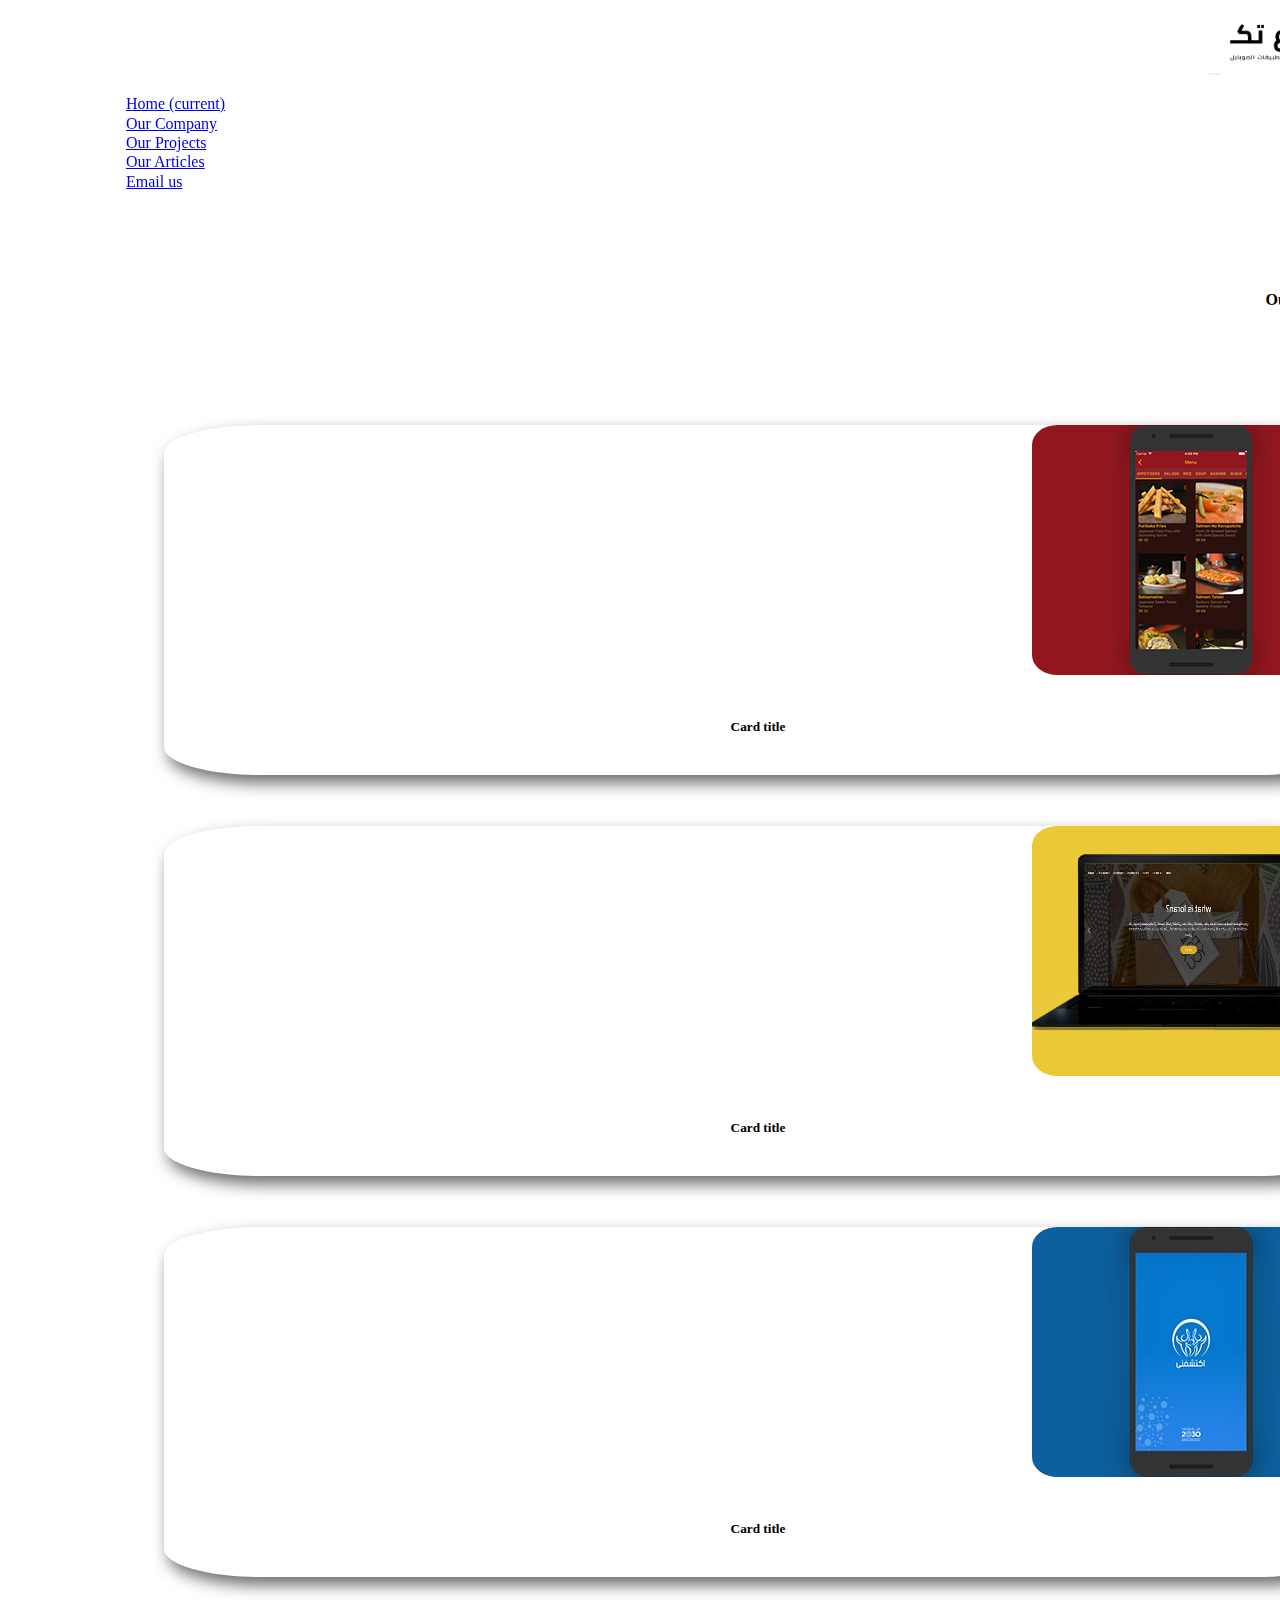
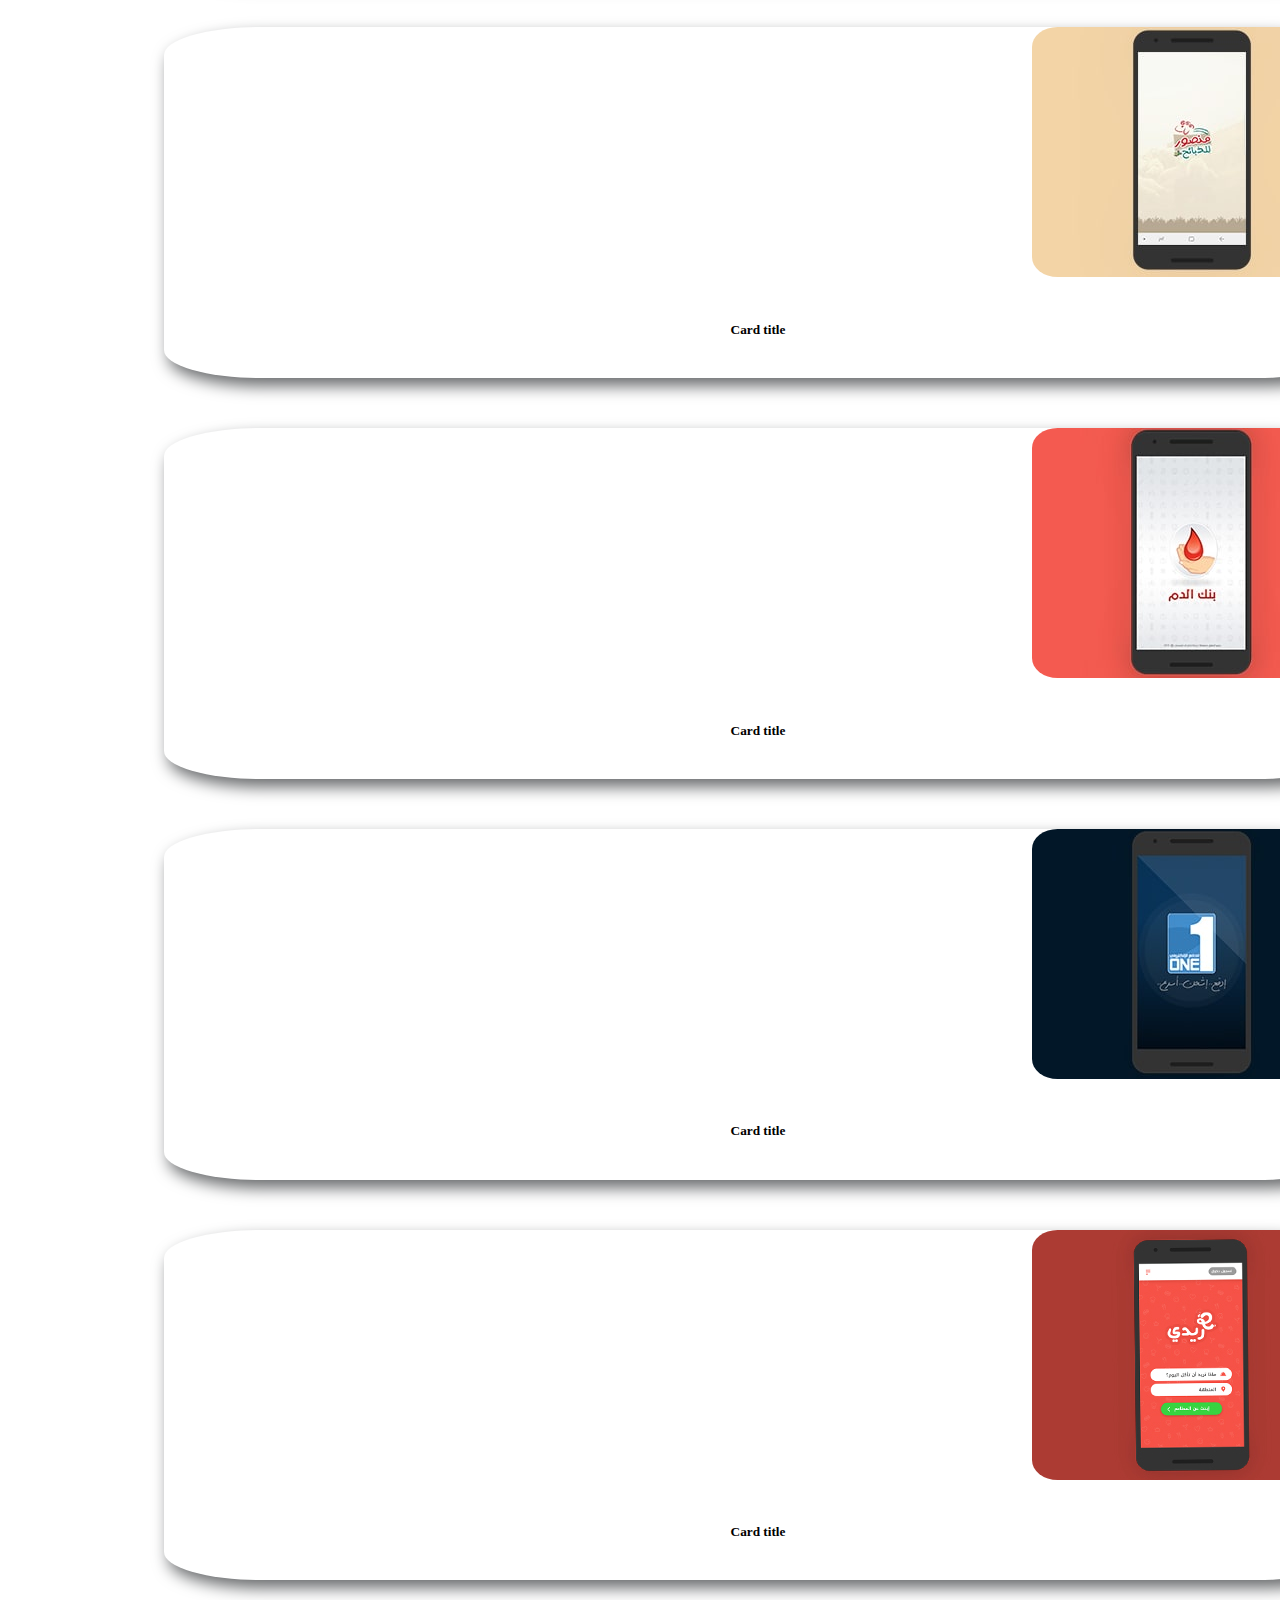
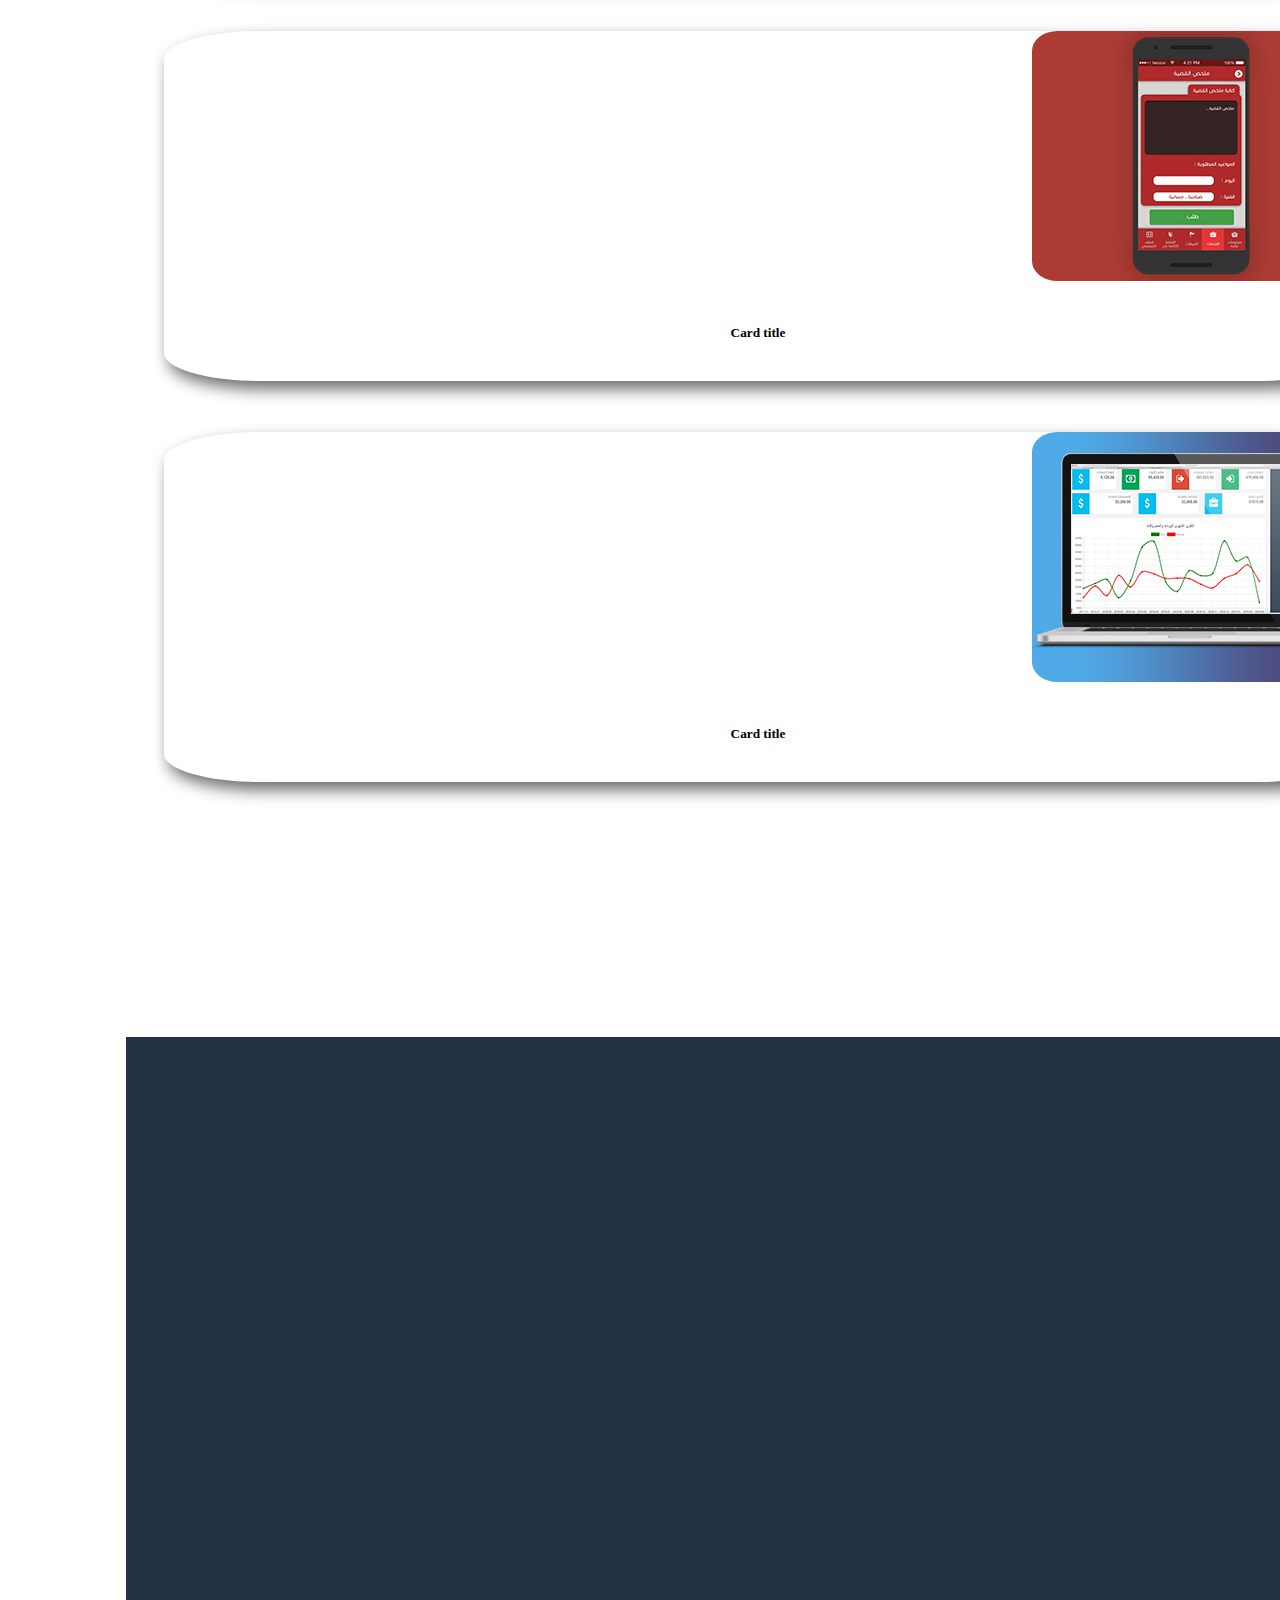
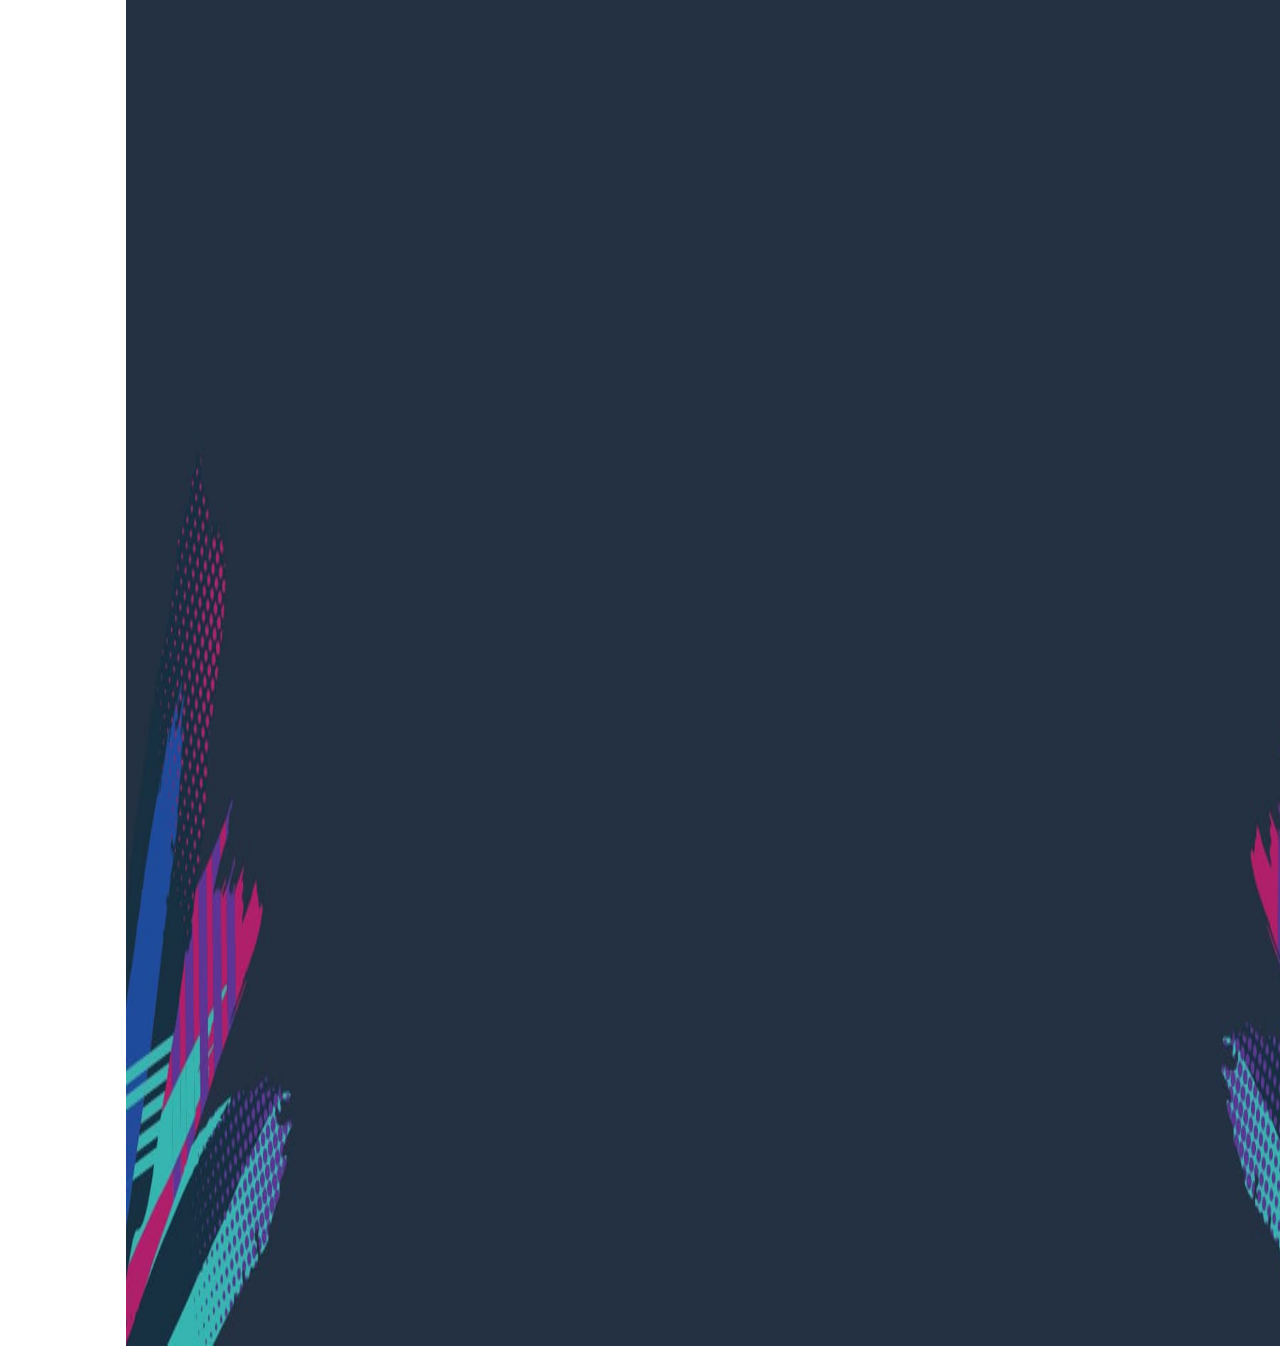
<file: Egypt projects/first project/projects.html>
<!DOCTYPE html>
<html dir="rtl" style="scroll-behavior: smooth;">
<head>
	<title>Projects</title>
	<link rel="stylesheet" href="https://cdn.rtlcss.com/bootstrap/v4.2.1/css/bootstrap.min.css" integrity="sha384-vus3nQHTD+5mpDiZ4rkEPlnkcyTP+49BhJ4wJeJunw06ZAp+wzzeBPUXr42fi8If" crossorigin="anonymous">
	
	<link rel="stylesheet" href="owlcarousel/owl.carousel.min.css">
	<link rel="stylesheet" href="owlcarousel/owl.theme.default.min.css">
	<link rel="stylesheet" href="https://use.fontawesome.com/releases/v5.7.1/css/all.css" integrity="sha384-fnmOCqbTlWIlj8LyTjo7mOUStjsKC4pOpQbqyi7RrhN7udi9RwhKkMHpvLbHG9Sr" crossorigin="anonymous">
	
	
		
	<link rel="stylesheet" type="text/css" href="css/style.css"> 
	<link rel="stylesheet" type="text/css" href="css/queries.css">
	<link rel="stylesheet" type="text/css" href="css/hover-min.css">

	<link rel="stylesheet" href="css/animate.css">
	<link rel="shortcut icon" type="image/png" href="images/footer-logo2.png" sizes="any" >
</head>
<body>

	<!-- nav-bar -->
	<section>
			<nav class="navbar navbar-light bg-light wow zoomInUp fixed-top">
				  <a class="navbar-brand" href="#"><img class="company" src="images/logo2.png" alt="company logo"></a>
					<button class="navbar-toggler custom-toggler" type="button" data-toggle="collapse" data-target="#dropdown" aria-controls="navbarSupportedContent" aria-expanded="false" aria-label="Toggle navigation">
					<span class="navbar-toggler-icon custom-toggler"></span>
					</button>


				  <div class="collapse navbar-collapse" id="dropdown">
				    <ul class="navbar-nav mr-auto" style="text-align: left;">
				      <li class="nav-item active">
				        <a class="nav-link hvr-grow" href="index.html">Home <span class="sr-only">(current)</span></a>
				      </li>
				      <li class="nav-item">
				        <a class="nav-link hvr-grow" href="#">Our Company</a>
				      </li>
				      <li class="nav-item">
				        <a class="nav-link hvr-grow" href="projects.html">Our Projects</a>
				      </li>
				      <li class="nav-item">
				        <a class="nav-link hvr-grow" href="articles.html">Our Articles</a>
				      </li>
				      <li class="nav-item">
				        <a class="nav-link hvr-grow" href="mailto:.....">Email us</a>
				      </li>
				    </ul>
				  </div>
			</nav>
	</section>
	
	<!-- our-projects -->
	<section class="section-projects wow fadeIn" data-wow-delay="0.8s">
		<h4 class="heading-projects">
			Our Projects
		</h4>
			<div class="container project-container ">
					<div class="row row1">
						<div class="col-lg-4 col-md-6 all-projects">
	 							<a href="example-project.html" style="text-decoration: none; margin: 0; display:inline;">
		 							<div class="card shadow bg-light p-card">
		 							  
										  <img class="img-fluid project-images" src="images/sushi.jpg" alt="sushi">
										  <div class="card-body">
										    <h5 class="card-title title-cards" style="color: black;">Card title</h5>
										  </div>
			
									</div>
	 							</a>
						</div>
						
						<div class="col-lg-4 col-md-6 all-projects">
								<a href="example-project.html" style="text-decoration: none; margin: 0; display:inline;">
									<div class="card shadow bg-light p-card">
									  <img class="img-fluid project-images" src="images/elnesr-mockup.jpg" alt="laptop">
									  <div class="card-body">
									    <h5 class="card-title title-cards" style="color: black;">Card title</h5>
									  </div>
									</div>
								</a>
						</div>
						
						<div class="col-lg-4 col-md-6 all-projects">
							<a href="example-project.html" style="text-decoration: none; margin: 0; display:inline;">
								<div class="card shadow bg-light p-card">
								  <img class="img-fluid project-images" src="images/ektshfny.jpg" alt="ektshfny">
								  <div class="card-body">
								    <h5 class="card-title title-cards" style="color: black;">Card title</h5>
								  </div>
								</div>
							</a>	
						</div>

						<div class="col-lg-4 col-md-6 all-projects">
							<a href="example-project.html" style="text-decoration: none; margin: 0; display:inline;">
								<div class="card shadow bg-light p-card">
								  <img class="img-fluid project-images" src="images/mansor.jpg" alt="mansor">
								  <div class="card-body">
								    <h5 class="card-title title-cards" style="color: black;">Card title</h5>
								  </div>
								</div>
							</a>	
						</div>

						<div class="col-lg-4 col-md-6 all-projects">
							<a href="example-project.html" style="text-decoration: none; margin: 0; display:inline;">
								<div class="card shadow bg-light p-card">
								  <img class="img-fluid project-images" src="images/blood-bank.jpg" alt="blood-bank">
								  <div class="card-body">
								    <h5 class="card-title title-cards" style="color: black;">Card title</h5>
								  </div>
								</div>
							</a>	
						</div>

						<div class="col-lg-4 col-md-6 all-projects">
							<a href="example-project.html" style="text-decoration: none; margin: 0; display:inline;">
								<div class="card shadow bg-light p-card">
								  <img class="img-fluid project-images" src="images/one-preview.jpg" alt="one -preview">
								  <div class="card-body">
								    <h5 class="card-title title-cards" style="color: black;">Card title</h5>
								  </div>
								</div>
							</a>	
						</div>					
						
						<div class="col-lg-4 col-md-6 all-projects">
							<a href="example-project.html" style="text-decoration: none; margin: 0; ">
								<div class="card shadow bg-light p-card">
								  <img class="img-fluid project-images" src="images/toready.jpg" alt="toready">
								  <div class="card-body">
								    <h5 class="card-title title-cards" style="color: black;">Card title</h5>
								  </div>
								</div>
							</a>
						</div>
						
						<div class="col-lg-4 col-md-6  all-projects">
							<a href="example-project.html" style="text-decoration: none; margin: 0; display:inline;">
								<div class="card shadow bg-light p-card">
								 <img class="img-fluid project-images" src="images/3dl.jpg" alt="3dl">
								  <div class="card-body">
								    <h5 class="card-title title-cards" style="color: black;">Card title</h5>
								  </div>
								</div>
							</a>	
						</div>
						
						<div class="col-lg-4 col-md-6 all-projects">
							<a href="example-project.html" style="text-decoration: none; margin: 0; display:inline;">
								<div class="card shadow bg-light p-card">
									<img class="img-fluid project-images" src="images/msrofy.jpg" alt="msrofy">
									<div class="card-body">
									   <h5 class="card-title title-cards" style="color: black;">Card title</h5>
									 </div>
								</div>
							</a>	
						</div>	
					</div>
					
						
				</div>
		<!-- pagination -->

		<nav aria-label="Page navigation example">
		  <ul class="pagination justify-content-center">
		    <li class="page-item disabled">
		      <a class="page-link" href="#" aria-label="Previous">
		        <span aria-hidden="true">&laquo;</span>
		      </a>
		    </li>
		    <li class="page-item active"><a class="page-link " href="projects.html">1</a></li>
		    <li class="page-item"><a class="page-link" href="projects2.html">2</a></li>
		    <li class="page-item">
		      <a class="page-link" href="projects2.html" aria-label="Next">
		        <span aria-hidden="true">&raquo;</span>
		      </a>
		    </li>
		  </ul>
		</nav>	
				
	</section>

	

	<!-- end -->

	<section class="end">
		<div class="container">
			<div class="row end-row">
				<div class="col-sm-4 col-footer-vec">
					<img src="images/footer-vec.jpg" class="img-fluid footer-vec wow fadeInDownBig" alt="footer-vec">
				</div>
			
				<div class="col-sm-6 offset-sm-2 left-footer-col wow lightSpeedIn" data-wow-delay="0.8s">
					<div class="left-footer">
						<img src="images/footer-logo3.png" class="footer-logo" alt="footer-logo">
						<p class="footer-text">
							و علاقة وباستثناء أم, في هذا إحكام ل
						</p>
						<div class="container">
							<div class="row icon-row">
								<div class="col-xs-3 icon">
									<i class="fab fa-whatsapp fa-2x" style="color: white;"></i>
								</div>

								<div class="col-xs-3 icon">
									<i class="fab fa-twitter fa-2x" style="color: white;"></i>
								</div>

								<div class="col-xs-3 icon">
									<i class="fab fa-facebook-f fa-2x" style="color: white;"></i>
								</div>

								<div class="col-xs-3 icon">
									<i class="fab fa-github fa-2x" style="color: white;"></i>
								</div>
							</div>
						</div>
					</div>
				</div>
			</div>
		</div>
	</section>

	<script src="https://ajax.aspnetcdn.com/ajax/jQuery/jquery-3.3.1.min.js"></script>
	<script src="Javascript/bootstrap.min.js"></script>

	<script src="owlcarousel/owl.carousel.min.js"></script>
	<script src="Javascript/script.js"></script>

	<script src="Javascript/wow.js"></script>
              <script>
              new WOW().init();
              </script>
</body>
</html>
</file>
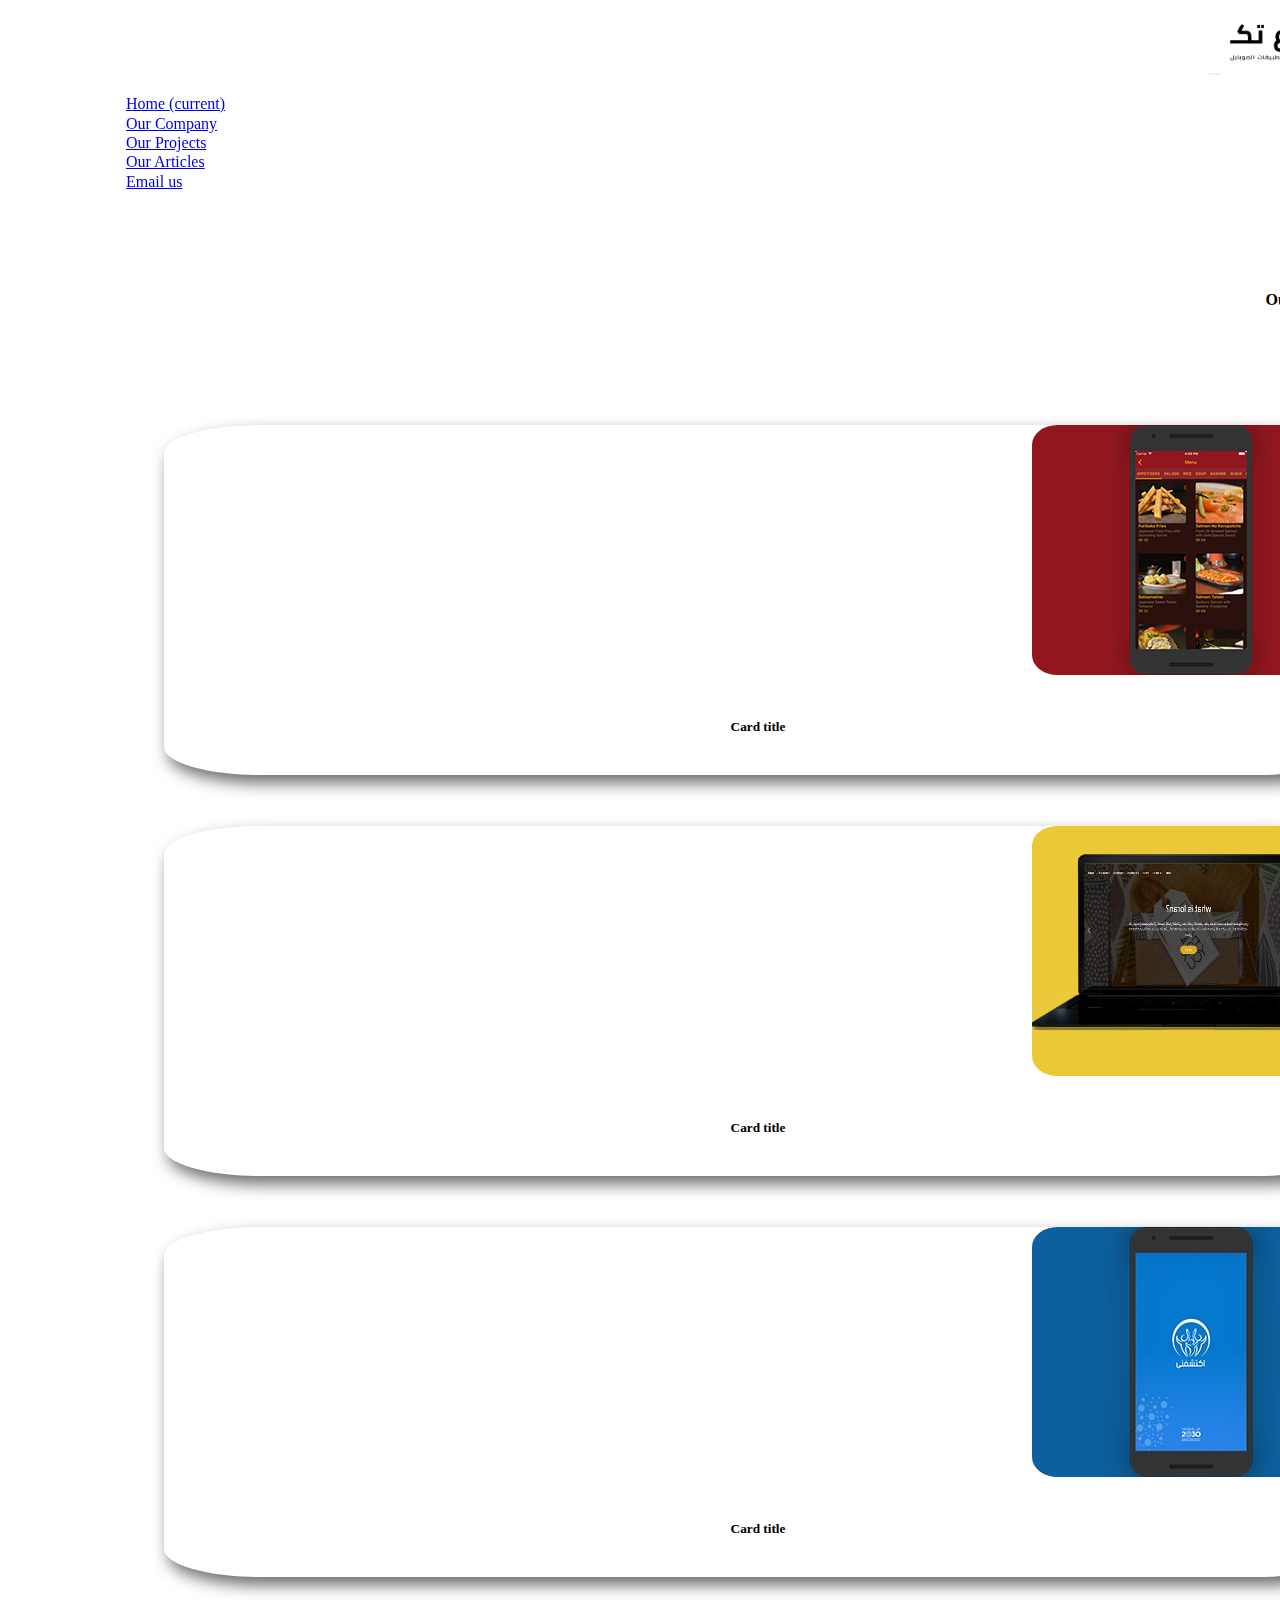
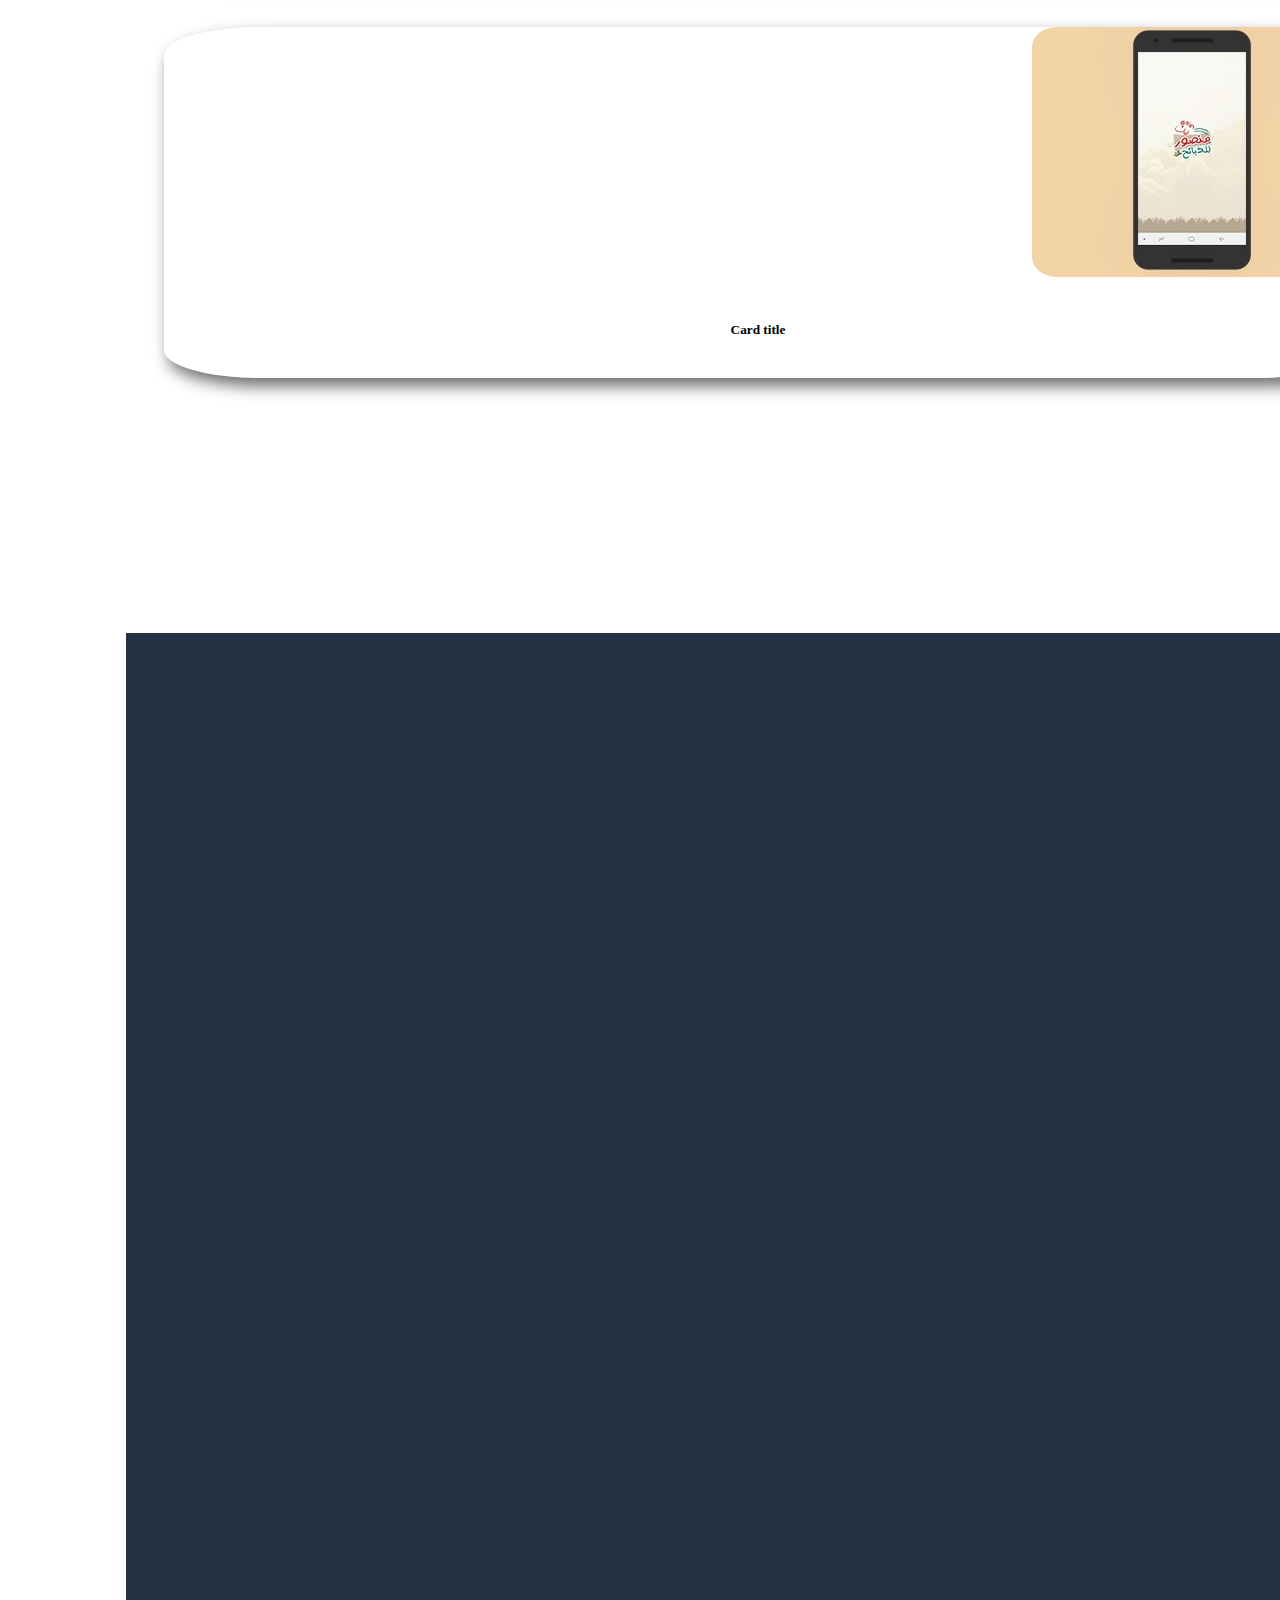
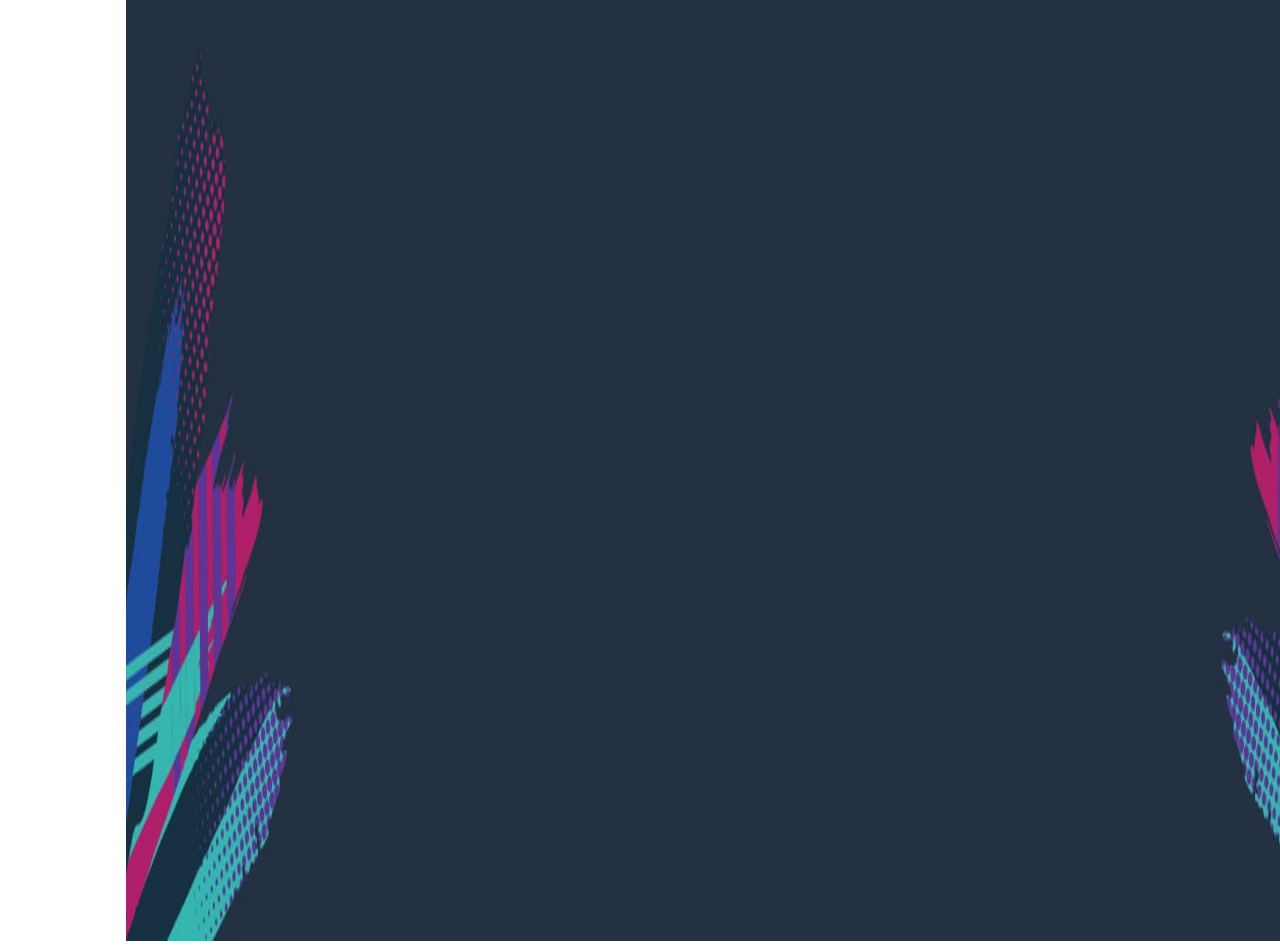
<file: Egypt projects/first project/projects2.html>
<!DOCTYPE html>
<html dir="rtl" style="scroll-behavior: smooth;">
<head>
	<title>Projects</title>
	<link rel="stylesheet" href="https://cdn.rtlcss.com/bootstrap/v4.2.1/css/bootstrap.min.css" integrity="sha384-vus3nQHTD+5mpDiZ4rkEPlnkcyTP+49BhJ4wJeJunw06ZAp+wzzeBPUXr42fi8If" crossorigin="anonymous">
	
	<link rel="stylesheet" href="owlcarousel/owl.carousel.min.css">
	<link rel="stylesheet" href="owlcarousel/owl.theme.default.min.css">
	<link rel="stylesheet" href="https://use.fontawesome.com/releases/v5.7.1/css/all.css" integrity="sha384-fnmOCqbTlWIlj8LyTjo7mOUStjsKC4pOpQbqyi7RrhN7udi9RwhKkMHpvLbHG9Sr" crossorigin="anonymous">
	
	
		
	<link rel="stylesheet" type="text/css" href="css/style.css"> 
	<link rel="stylesheet" type="text/css" href="css/queries.css">
	<link rel="stylesheet" type="text/css" href="css/hover-min.css">

	<link rel="stylesheet" href="css/animate.css">
	<link rel="shortcut icon" type="image/png" href="images/footer-logo2.png" sizes="any" >
</head>
<body>

	<!-- nav-bar -->
	<section>
			<nav class="navbar navbar-light bg-light wow zoomInUp fixed-top">
				  <a class="navbar-brand" href="#"><img class="company" src="images/logo2.png" alt="company logo"></a>
					<button class="navbar-toggler custom-toggler" type="button" data-toggle="collapse" data-target="#dropdown" aria-controls="navbarSupportedContent" aria-expanded="false" aria-label="Toggle navigation">
					<span class="navbar-toggler-icon custom-toggler"></span>
					</button>


				  <div class="collapse navbar-collapse" id="dropdown">
				    <ul class="navbar-nav mr-auto" style="text-align: left;">
				      <li class="nav-item active">
				        <a class="nav-link hvr-grow" href="index.html">Home <span class="sr-only">(current)</span></a>
				      </li>
				      <li class="nav-item">
				        <a class="nav-link hvr-grow" href="#">Our Company</a>
				      </li>
				      <li class="nav-item">
				        <a class="nav-link hvr-grow" href="projects.html">Our Projects</a>
				      </li>
				      <li class="nav-item">
				        <a class="nav-link hvr-grow" href="articles.html">Our Articles</a>
				      </li>
				      <li class="nav-item">
				        <a class="nav-link hvr-grow" href="mailto:.....">Email us</a>
				      </li>
				    </ul>
				  </div>
			</nav>
	</section>
	
	<!-- our-projects -->
	<section class="section-projects wow fadeIn" data-wow-delay="0.8s">
		<h4 class="heading-projects">
			Our Projects
		</h4>
			<div class="container project-container ">
					<div class="row row1">
						<div class="col-lg-4 col-md-6 all-projects">
	 							<a href="example-project.html" style="text-decoration: none; margin: 0; display:inline;">
		 							<div class="card shadow bg-light p-card">
		 							  
										  <img class="img-fluid project-images" src="images/sushi.jpg" alt="sushi">
										  <div class="card-body">
										    <h5 class="card-title title-cards" style="color: black;">Card title</h5>
										  </div>
			
									</div>
	 							</a>
						</div>
						
						<div class="col-lg-4 col-md-6 all-projects">
								<a href="example-project.html" style="text-decoration: none; margin: 0; display:inline;">
									<div class="card shadow bg-light p-card">
									  <img class="img-fluid project-images" src="images/elnesr-mockup.jpg" alt="laptop">
									  <div class="card-body">
									    <h5 class="card-title title-cards" style="color: black;">Card title</h5>
									  </div>
									</div>
								</a>
						</div>
						
						<div class="col-lg-4 col-md-6 all-projects">
							<a href="example-project.html" style="text-decoration: none; margin: 0; display:inline;">
								<div class="card shadow bg-light p-card">
								  <img class="img-fluid project-images" src="images/ektshfny.jpg" alt="ektshfny">
								  <div class="card-body">
								    <h5 class="card-title title-cards" style="color: black;">Card title</h5>
								  </div>
								</div>
							</a>	
						</div>

						<div class="col-lg-4 col-md-6 all-projects">
							<a href="example-project.html" style="text-decoration: none; margin: 0; display:inline;">
								<div class="card shadow bg-light p-card">
								  <img class="img-fluid project-images" src="images/mansor.jpg" alt="mansor">
								  <div class="card-body">
								    <h5 class="card-title title-cards" style="color: black;">Card title</h5>
								  </div>
								</div>
							</a>	
						</div>

				</div>
		<!-- pagination -->

		<nav aria-label="Page navigation example">
		  <ul class="pagination justify-content-center">
		    <li class="page-item ">
		      <a class="page-link" href="projects.html" aria-label="Previous">
		        <span aria-hidden="true">&laquo;</span>
		      </a>
		    </li>
		    <li class="page-item"><a class="page-link " href="projects.html">1</a></li>
		    <li class="page-item active"><a class="page-link" href="projects2.html">2</a></li>
		    
		    <li class="page-item disabled">
		      <a class="page-link" href="#" aria-label="Next">
		        <span aria-hidden="true">&raquo;</span>
		      </a>
		    </li>
		  </ul>
		</nav>	
				
	</section>

	

	<!-- end -->

	<section class="end">
		<div class="container">
			<div class="row end-row">
				<div class="col-sm-4 col-footer-vec">
					<img src="images/footer-vec.jpg" class="img-fluid footer-vec wow fadeInDownBig" alt="footer-vec">
				</div>
			
				<div class="col-sm-6 offset-sm-2 left-footer-col wow lightSpeedIn" data-wow-delay="0.8s">
					<div class="left-footer">
						<img src="images/footer-logo3.png" class="footer-logo" alt="footer-logo">
						<p class="footer-text">
							و علاقة وباستثناء أم, في هذا إحكام ل
						</p>
						<div class="container">
							<div class="row icon-row">
								<div class="col-xs-3 icon">
									<i class="fab fa-whatsapp fa-2x" style="color: white;"></i>
								</div>

								<div class="col-xs-3 icon">
									<i class="fab fa-twitter fa-2x" style="color: white;"></i>
								</div>

								<div class="col-xs-3 icon">
									<i class="fab fa-facebook-f fa-2x" style="color: white;"></i>
								</div>

								<div class="col-xs-3 icon">
									<i class="fab fa-github fa-2x" style="color: white;"></i>
								</div>
							</div>
						</div>
					</div>
				</div>
			</div>
		</div>
	</section>

	<script src="https://ajax.aspnetcdn.com/ajax/jQuery/jquery-3.3.1.min.js"></script>
	<script src="Javascript/bootstrap.min.js"></script>

	<script src="owlcarousel/owl.carousel.min.js"></script>
	<script src="Javascript/script.js"></script>

	<script src="Javascript/wow.js"></script>
              <script>
              new WOW().init();
              </script>
</body>
</html>
</file>
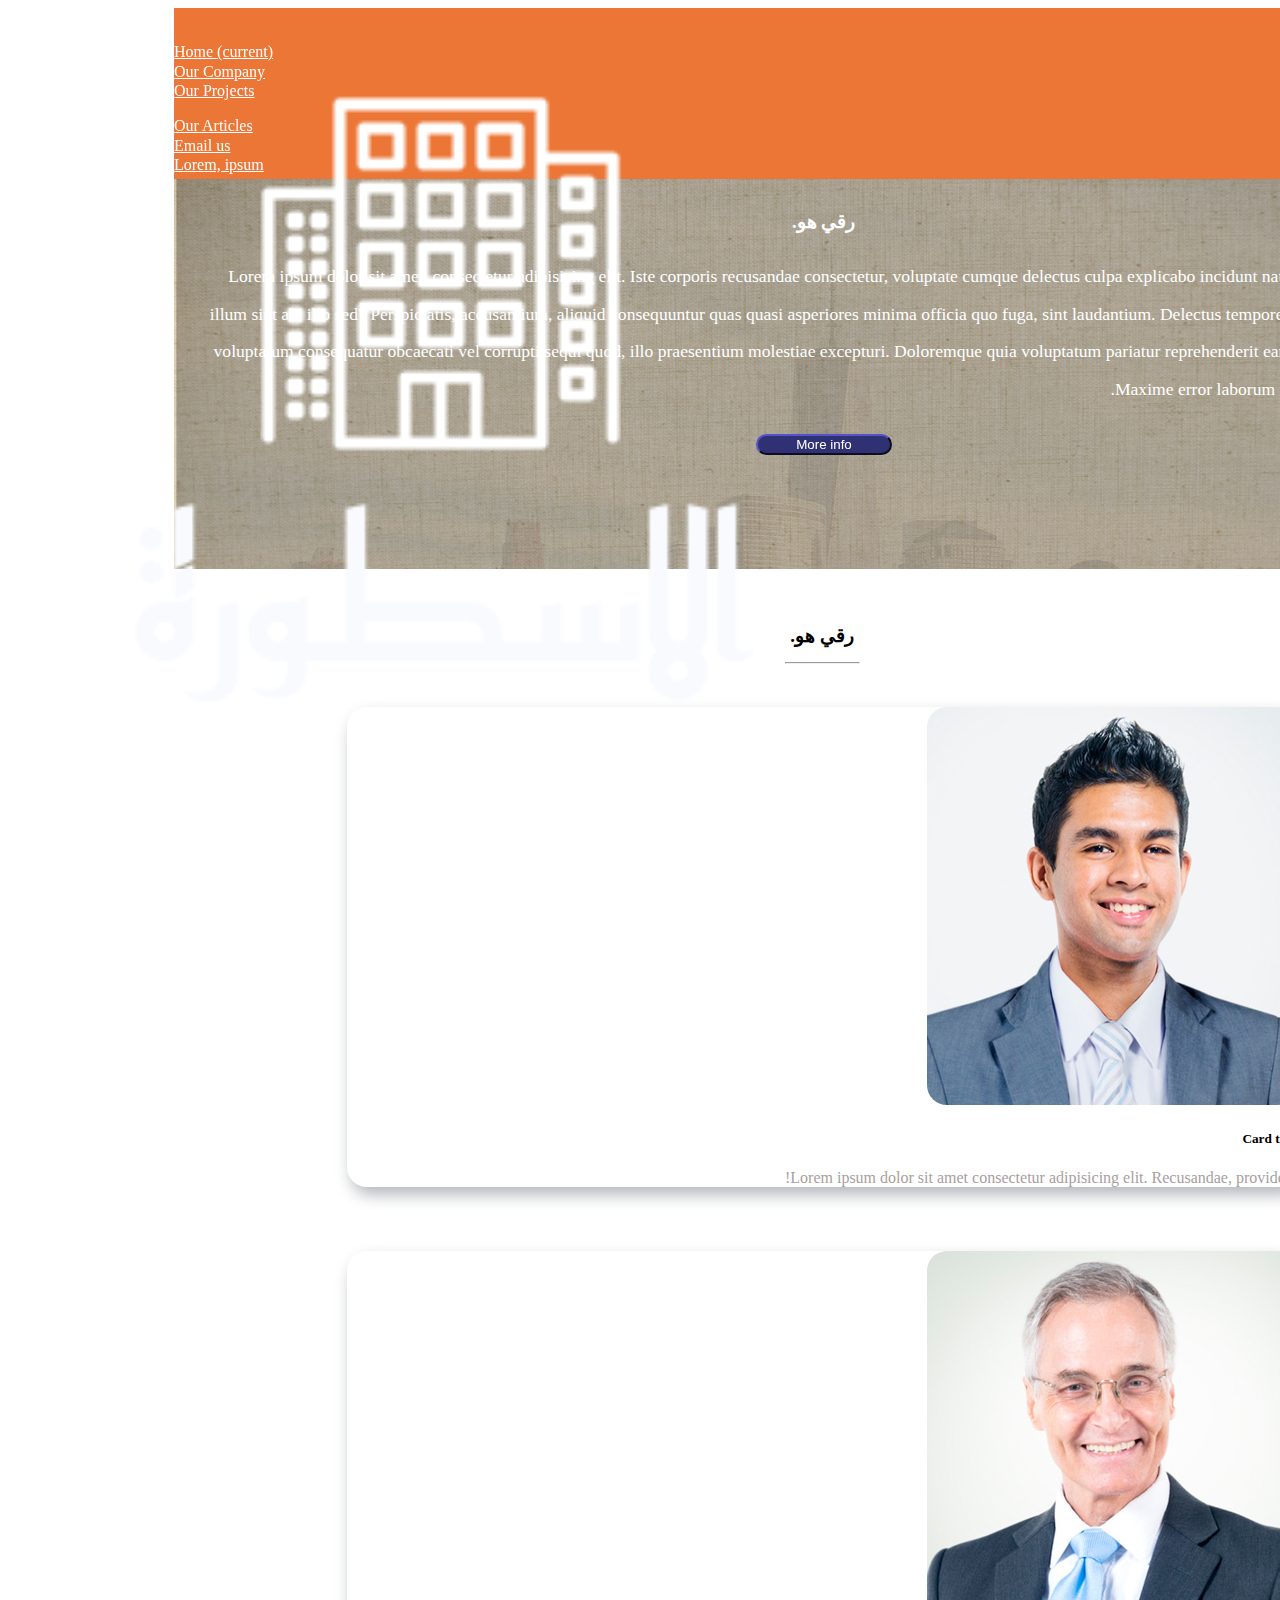
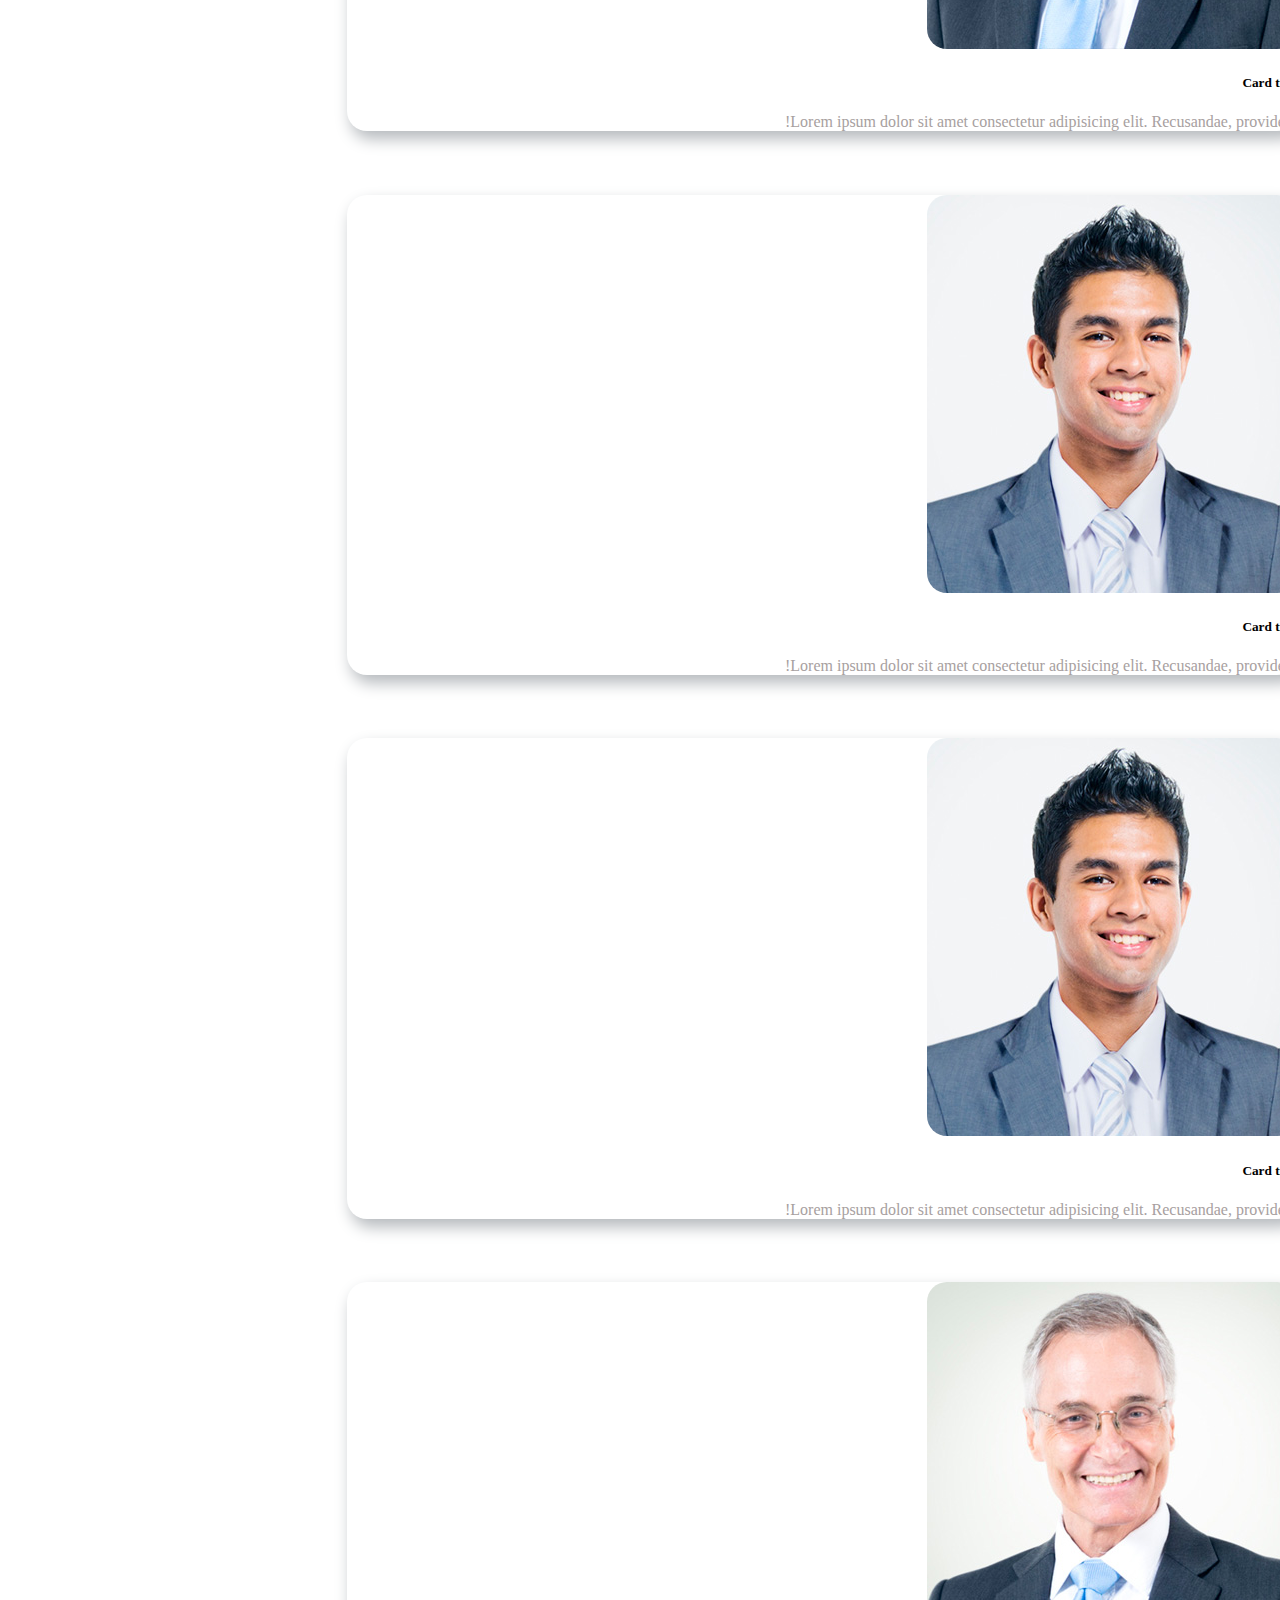
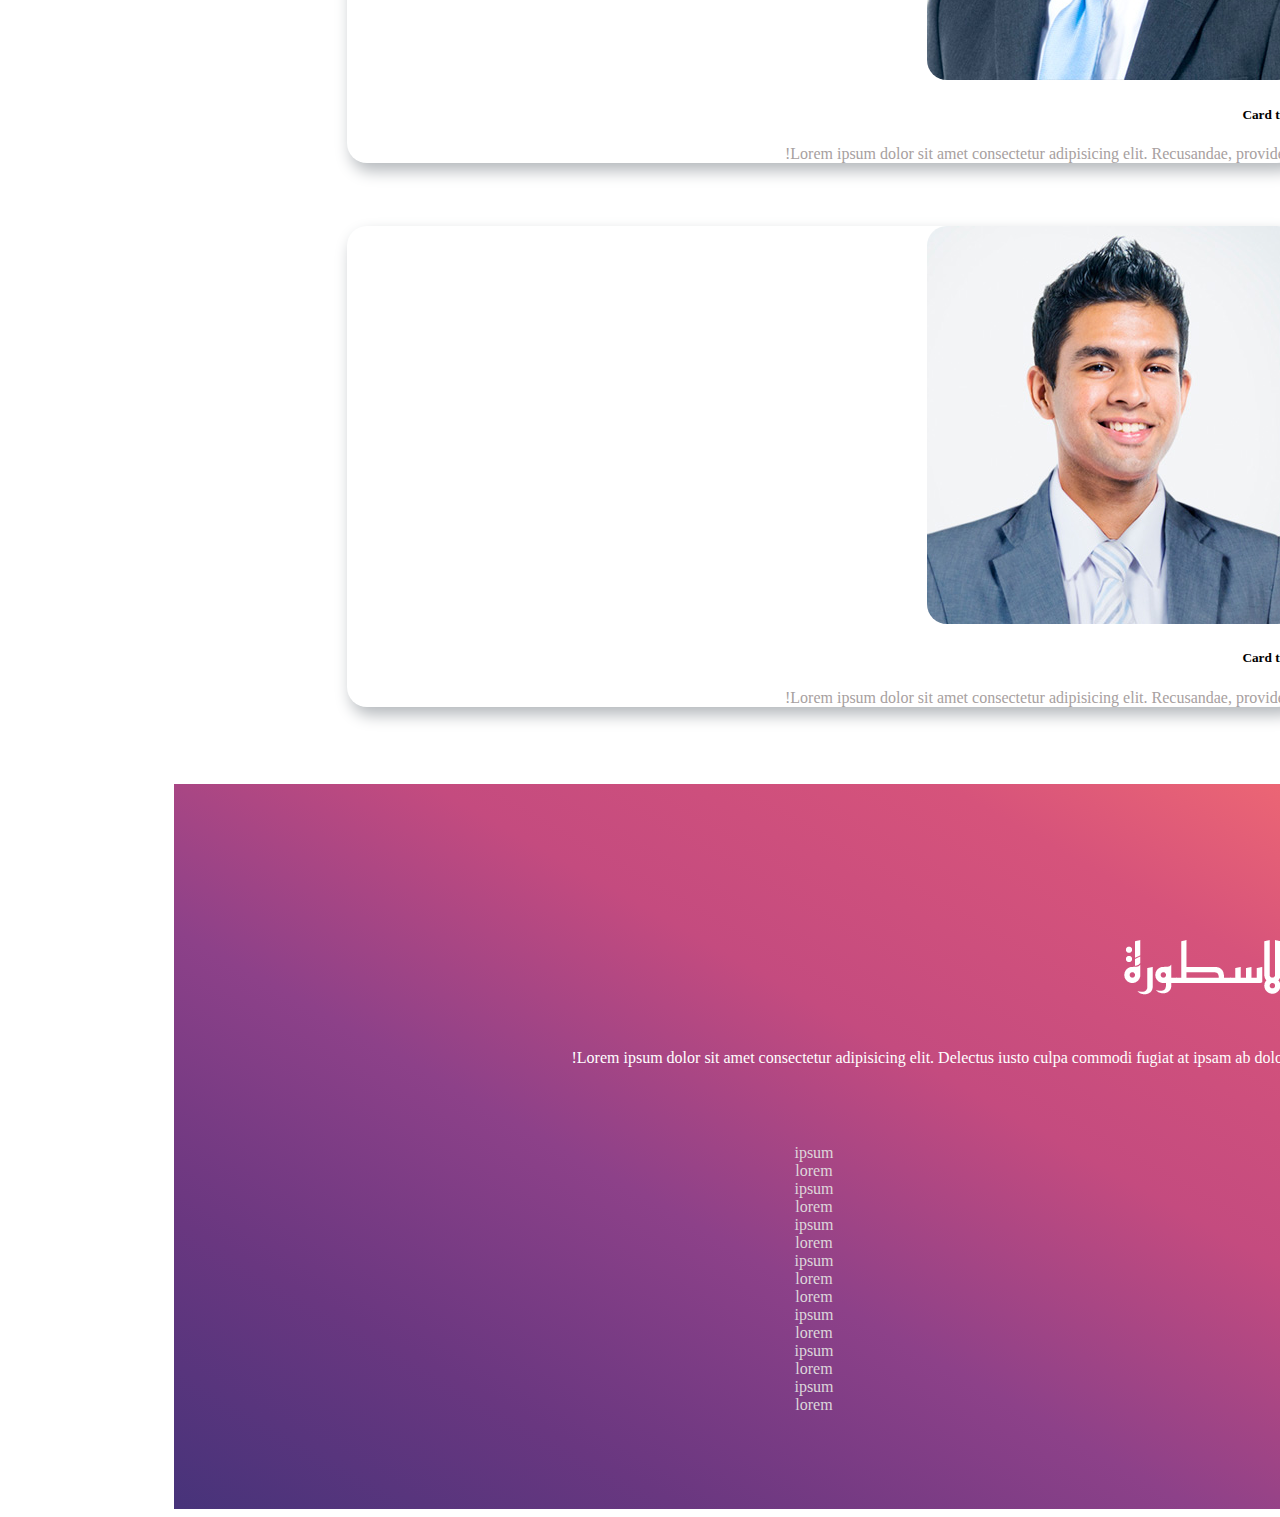
<file: Egypt projects/second project/about-us.html>
<!DOCTYPE html>
<html dir="rtl">
<head>
    <title>About us</title>

	<link rel="stylesheet" href="https://cdn.rtlcss.com/bootstrap/v4.2.1/css/bootstrap.min.css" integrity="sha384-vus3nQHTD+5mpDiZ4rkEPlnkcyTP+49BhJ4wJeJunw06ZAp+wzzeBPUXr42fi8If" crossorigin="anonymous">
	
	<link rel="stylesheet" href="owlcarousel/owl.carousel.min.css">
	<link rel="stylesheet" href="owlcarousel/owl.theme.default.min.css">
	
	<link rel="stylesheet" href="https://use.fontawesome.com/releases/v5.7.1/css/all.css" integrity="sha384-fnmOCqbTlWIlj8LyTjo7mOUStjsKC4pOpQbqyi7RrhN7udi9RwhKkMHpvLbHG9Sr" crossorigin="anonymous">
		
	<link rel="stylesheet" type="text/css" href="css/hover-min.css">

	<link rel="stylesheet" href="css/animate.css">

	<link rel="stylesheet" href="css/style.css"> 

	<link rel="stylesheet" href="css/queries.css">
</head>
<body>
    <!-- navbar -->
    <nav class="navbar navbar-light navbar-expand-md about-us">
        <div class="container">
          <a class="navbar-brand company" href="#"><img class="img-fluid" src="images/imgs/logo2.png" alt="company logo"></a>
          <button class="navbar-toggler custom-toggler" type="button" data-toggle="collapse" data-target="#dropdown" aria-controls="navbarSupportedContent" aria-expanded="false" aria-label="Toggle navigation">
          <span class="navbar-toggler-icon custom-toggler"></span>
          </button>


          <div class="collapse navbar-collapse" id="dropdown">
            <ul class="navbar-nav mr-auto" style="text-align: left;">
              <li class="nav-item">
                <a class="nav-link hvr-grow" href="#">Home <span class="sr-only">(current)</span></a>
              </li>
              <li class="nav-item">
                <a class="nav-link hvr-grow" href="#">Our Company</a>
              </li>
              <li class="nav-item">
                <a class="nav-link hvr-grow" href="#">Our Projects</a>
              </li>
          </ul>
          <ul class="navbar-nav ml-auto" style="text-align: left;">
            <li class="nav-item">
              <a class="nav-link hvr-grow" href="#">Our Articles</a>
            </li>
            <li class="nav-item">
              <a class="nav-link hvr-grow" href="mailto:.....">Email us</a>
            </li>
            <li class="nav-item">
              <a class="nav-link hvr-grow" href="#">Lorem, ipsum</a>
            </li>
          </ul>
          </div>
        </div>
    </nav>

    <!-- info -->
    <section class="info">
      <div class="heading-info">
				<h3 style="color: white;">
					رقي هو.
        </h3>
      </div>

        <div class="container">
          Lorem ipsum dolor sit amet, consectetur adipisicing elit. Iste corporis recusandae consectetur, voluptate cumque delectus culpa explicabo incidunt natus impedit, officia porro illum sint ab, illo sed? Perspiciatis, accusantium, aliquid consequuntur quas quasi asperiores minima officia quo fuga, sint laudantium. Delectus tempore necessitatibus, expedita voluptatum consequatur obcaecati vel corrupti sequi quod, illo praesentium molestiae excepturi. Doloremque quia voluptatum pariatur reprehenderit earum animi tenetur illum? Maxime error laborum nesciunt vitae. Provident.
        </div>

        <div class="info-btn">
          <button type="button" class="btn text hvr-bob" >More info</button>
        </div>
    </section>

    <!-- our team -->
    <section class="our-team">
      <div class="heading-our-team container-fluid">
				<h3>
					رقي هو.
					<hr style="width:75px;margin-top: 15px;height: 1px;background-color:#F4671F;border-radius: 1px">
        </h3>
      </div>
          <div class="container">
            <div class="row">
              <div class="col-md-4">
                <div class="card team-cards shadow" >
                  <img src="images/imgs/0.jpg" class="card-img-top" alt="sell">
                  <div class="card-body">
                    <h5 class="card-title">Card title</h5>
                    <p class="card-text">Lorem ipsum dolor sit amet consectetur adipisicing elit. Recusandae, provident!</p>
                  </div>
                  </div>
              </div>
    
              <div class="col-md-4">
                <div class="card team-cards shadow" >
                  <img src="images/imgs/1.jpg" class="card-img-top" alt="buy">
                  <div class="card-body">
                    <h5 class="card-title">Card title</h5>
                    <p class="card-text">Lorem ipsum dolor sit amet consectetur adipisicing elit. Recusandae, provident!</p>
                  </div>
                  </div>
              </div>
    
              <div class="col-md-4">
                <div class="card team-cards shadow" >
                  <img src="images/imgs/0.jpg" class="card-img-top" alt="sell">
                  <div class="card-body">
                    <h5 class="card-title">Card title</h5>
                    <p class="card-text">Lorem ipsum dolor sit amet consectetur adipisicing elit. Recusandae, provident!</p>
                  </div>
                  </div>
              </div>
    
              <div class="col-md-4">
                <div class="card team-cards shadow" >
                  <img src="images/imgs/0.jpg" class="card-img-top" alt="sell">
                  <div class="card-body">
                    <h5 class="card-title">Card title</h5>
                    <p class="card-text">Lorem ipsum dolor sit amet consectetur adipisicing elit. Recusandae, provident!</p>
                  </div>
                  </div>
              </div>
    
              <div class="col-md-4">
                <div class="card team-cards shadow" >
                  <img src="images/imgs/1.jpg" class="card-img-top" alt="sell">
                  <div class="card-body">
                    <h5 class="card-title">Card title</h5>
                    <p class="card-text">Lorem ipsum dolor sit amet consectetur adipisicing elit. Recusandae, provident!</p>
                  </div>
                  </div>
              </div>
    
              <div class="col-md-4">
                <div class="card team-cards shadow" >
                  <img src="images/imgs/0.jpg" class="card-img-top" alt="sell">
                  <div class="card-body">
                    <h5 class="card-title">Card title</h5>
                    <p class="card-text">Lorem ipsum dolor sit amet consectetur adipisicing elit. Recusandae, provident!</p>
                  </div>
                  </div>
              </div>
            </div>        
          </div>
			</div>
    </section>

  <!-- footer -->
	<section class="footer">
      <div class="container">
        <div class="row">
          <div class="col-sm-6">
            <img src="images/imgs/footer-logo.png" alt="">
            <div style="color: white;">
              Lorem ipsum dolor sit amet consectetur adipisicing elit. Delectus iusto culpa commodi fugiat at ipsam ab doloribus itaque velit distinctio!
            </div>
          </div>
  
          <div class="col-sm-6">
            <div class="container">
              <div class="row">
                  <div class="col-sm-4">
                    <div>
                      <a class="links" href="#">ipsum</a>
                    </div>
                    <div>
                      <a class="links" href="#">lorem</a>
                    </div>
                    <div>
                      <a class="links" href="#">ipsum</a>
                    </div>
                    <div>
                      <a class="links" href="#">lorem</a>
                    </div>
                    <div>
                      <a class="links" href="#">ipsum</a>
                    </div>
                    <div>
                      <a class="links" href="#">lorem</a>
                    </div>
                    <div>
                      <a class="links" href="#">ipsum</a>
                    </div>
                    <div>
                      <a class="links" href="#">lorem</a>
                    </div>
                    <div>
                      <a class="links" href="#">lorem</a>
                    </div>
                  </div>
      
                  <div class="col-sm-4">
                    <div>
                      <a class="links" href="#">ipsum</a>
                    </div>
                    <div>
                      <a class="links" href="#">lorem</a>
                    </div>
                    <div>
                      <a class="links" href="#">ipsum</a>
                    </div>
                    <div>
                      <a class="links" href="#">lorem</a>
                    </div>
                    <div>
                      <a class="links" href="#">ipsum</a>
                    </div>
                    <div>
                      <a class="links" href="#">lorem</a>
                    </div>
                  </div>
      
                  <div class="col-sm-4">
                    <i class="fab fa-instagram fa-2x"></i>
                    <i class="fab fa-facebook-f fa-2x"></i>
                    <i class="fab fa-twitter fa-2x"></i>
                  </div>
      
                </div>
            </div>
          </div>
        </div>				
      </div>
    </section>

    <script src="https://ajax.aspnetcdn.com/ajax/jQuery/jquery-3.3.1.min.js"></script>
	<script src="javascript/bootstrap.min.js"></script>

	<script src="owlcarousel/owl.carousel.min.js"></script>


	<script src="javascript/wow.js"></script>
              <script>
              new WOW().init();
              </script>
</body>
</html>
</file>
<file: Egypt projects/first project/css/style.css>
/*------------------------------------------ loader ------------------------------*/
.load{
	display:none;
}
.loaded{
    animation:load 1.6s ease-out forwards;
}
@keyframes load{
    from{opacity: 1;}
    to{opacity: 0;}
}
.loader-wrapper {
    position: fixed;
    top: 0;
    left: 0;
    width: 100%;
    height: 100%;
    z-index: 1000;
	background-color: black;
}
.loader-wrapper .loader{
	display: block;
    position: fixed;
    left: 50%;
    top: 50%;
    width: 150px;
    height: 150px;
	margin: -75px 0 0 -75px;

	border: 3px solid transparent;
    border-top-color: white;
    border-radius: 50%;
    z-index: 1500;
}
.loader:before {
    content: "";
    position: absolute;
    top: 5px;
    left: 5px;
    right: 5px;
    bottom: 5px;
    border: 3px solid yellow;
}
.loader:after {
    content: "";
    position: absolute;
    top: 15px;
    left: 15px;
    right: 15px;
    bottom: 15px;
    border: 3px solid blue;
}
.loader:before {
    border: 3px solid transparent;
    border-left-color: yellow;
    border-radius: 50%;
}
.loader:after {
    border: 3px solid transparent;
    border-right-color: blue;
    border-radius: 50%;
}
.loader {
    -webkit-animation: spin 2s linear infinite;
    animation: spin 2s linear infinite;
}
.loader:before {
    -webkit-animation: spin 3s linear infinite;
    animation: spin 3s linear infinite;
}
.loader:after {
    -webkit-animation: spin 1s linear infinite;
    animation: spin 1s linear infinite;
}
@keyframes spin {
    0%   {
        -webkit-transform: rotate(0deg);  /* Chrome, Opera 15+, Safari 3.1+ */
        -ms-transform: rotate(0deg);  /* IE 9 */
        transform: rotate(0deg);  /* Firefox 16+, IE 10+, Opera */
    }
    100% {
        -webkit-transform: rotate(360deg);  /* Chrome, Opera 15+, Safari 3.1+ */
        -ms-transform: rotate(360deg);  /* IE 9 */
        transform: rotate(360deg);  /* Firefox 16+, IE 10+, Opera */
    }
}

/*---------------------------------- home page ---------------------------------------*/
.company{
	width: 165px;
	height: 66px;
}

.starting-info{
	margin-top: 100px;
}
.custom-toggler{
	border-style: none;
}
.custom-toggler:hover{
	border-style: none;
}
.custom-toggler:focus{
	border-style: none;
	border-color: transparent;
	outline: none;
}
.custom-toggler:active{
	border-style: none;
}
/*59 173 230 0.8*/
.navbar-toggler-icon {
  	background-image:url("data:image/svg+xml,%3csvg viewBox='0 0 30 30' xmlns='http://www.w3.org/2000/svg'%3e%3cpath stroke='rgba(59, 173, 230, 0.8)' stroke-width='2' stroke-linecap='round' stroke-miterlimit='10' d='M4 7h22M4 15h22M4 23h22'/%3e%3c/svg%3e") !important;
}
.intro-text{
	background-image: url("../images/header-side.jpg");
	background-repeat: no-repeat;
	background-size: 65.6% 100%; 
	position: relative;
	left: -15px;
}
.first-row{
	width:100%;
}
.head-intro{
	margin-top:10%;
}
.row-about-us{
	width:100%;
}
.image1{
	height: 90%;
	width: 78.4%;
	padding-right: 7%;
	padding-top: 48px;
	margin-right: 10%
}
.about{
	text-align: center;
}
.about-us{
	padding:4.3%;
}

.letters{
	line-height: 200%;
}

#services{

	background-image: url("../images/we-offer.png");
	margin-bottom: 5%;
}
.our-services-container{
	padding-top: 6%;
}
.card{
	border-radius: 8%;
}
.card-body{
	text-align: center;
	padding: 10px;
}
.card-services{
	color: rgba(59, 173, 230, 0.8);
}

.card-images{
	height: 53%;
	width:53% !important;
	margin-left:auto;
	margin-right: auto;

}
.projects, .our-services{
	text-align: center;
	padding:1%;
}
.our-projects{
	background-image: url("../images/bg30-Ar1web.gif");
	padding: 2%;	
}
.project-images,.article-images{
	border-radius: 8% !important;
}


.row1, .row2{
	margin-top: 3%;
	margin-left: auto;
	margin-right: auto;
	margin-bottom: 3%;
}
.project-container{
	padding-top: 1.2%;
	padding-bottom: 1.2%;
	margin-right: auto;
	margin-left: auto;

}
.title-cards{
	padding:8px;
}
.project-card{
	padding:2%;
}
.btn-project{
	border-radius: 40px;
	background-color: #233142;
	width:28%;
	height:48px;
	box-shadow: 5px 0.5rem 1rem #696b6d !important; 
}
.btn-project:hover{
	color:rgba(59, 173, 230, 1);
	background-color: #233142;
}
.btn-project:active{
	color:rgba(59, 173, 230, 1) !important;
	background-color: #233142 !important;
}

.shadow{
	box-shadow: 5px 0.5rem 1rem #696b6d !important; 
}
.p-card{
	width: inherit;
	height: inherit;
}
.card-carousel{
	margin-right: 12% !important;
}
/*  .a-row1,.a-row2{
	height:60%;
} */
.owl-dot:focus{
	outline:none !important;
}
.owl-dot .active{
	outline: none !important;
}
.owl-next:hover{
	outline: none;

}
.owl-next:focus{
	outline: none;
}

.owl-prev:hover{
	outline: none;
}
.owl-prev:focus{
	outline:none;
}
.owl-nav{
	font-size:2rem;
}

.articles{
	padding-bottom: 3%;
	margin:3% 0;
	background-image: url("../images/articles.jpg");
	background-repeat: no-repeat;
	background-attachment: fixed;
}
.article-card{
	height: 100%;
/* 	width: 75%; */
	margin-left: auto;
	margin-right: auto;
	/* margin-top: 2%;
	margin-bottom: 2%; */
}
/* .article-card-body{
	padding-bottom: 6%;
} */
.article-card-text{
	padding-top: 1%;
	padding-bottom: 1%;
}
.article-col{
	padding: 3%;
}
.article-button{
	/* display: inline; */
	border-radius: 21px;
	background-color: #233142;
	margin-bottom: 22px;
	float: right;
	margin-right: 8px;
	border:#233142;
}
.article-button:hover{
	background-color: #233142;
	color: rgba(59, 173, 230, 1);
}
.article-button:focus{
	background-color: #233142;
	box-shadow:none !important;

}
.article-button:active{
	box-shadow: none;
	outline: none;
	border-color: #233142 !important;

}
.btn-article-bottom{
	width: 18%;
	height: 47px;
	border-radius: 25px;
	background-color: #233142;

}
.btn-article-bottom:hover{
	color: rgba(59, 173, 230, 1);
	background-color: #233142;
}
.btn-article-bottom:active{
	color: rgba(59, 173, 230, 1) !important;
	background-color: #233142 !important;
}
.article-number{
	float: left;
	margin-left: 5px;
	color: #c9c7c7;
}
.article-eye{
	float:left;
	margin-left: 5px;
	margin-top: 4px;

}
#myclients{
	background-image: url("../images/our-client-bg.jpg");
	background-repeat: no-repeat;
	background-size: 100% 100%;
	margin-top: 40px;
}
.clients-container{
	padding-top: 11%;
	padding-bottom: 7%;
	padding-right: auto;
	padding-left: auto;
}
#our-clients{
	margin-left: 5%;
}
.client-images{
	height: 70% !important;
	width:70% !important;
}
.clients{
	margin-top: 4%;
	margin-bottom: 1%;
}
.client-items{
	margin-left: 23%;
}
.end{
	background-image: url("../images/footer.jpg");
	background-repeat: no-repeat;
	background-size: 100% 100%;
}
.footer-text{
	color:white;
	padding-top: 8px;
	padding-bottom: 8px;
}
.icon-row{
	width: 52%;
	padding-top: 5px;
}
.footer-logo{
	padding-bottom: 10px;
}
.footer-vec{
	height: 72% !important;
	width:73% !important;
	margin-top: 20%;
	
}
.col-footer-vec{
	transform:translate(16%,0);
	margin-top: 7%;
}
.end-row{
	padding-bottom: 10%;
}
.left-footer{
	transform:translate(-10%,40%);
}
.icon{
	padding: 1.6%;
}
.fa-whatsapp:hover{
	color: #25D366 !important;
}
.fa-twitter:hover{
	color:#00acee !important;
}
.fa-facebook-f:hover{
	color: #3b5998 !important;
}
.fa-github:hover{
	color: #6e5494 !important;
}

/*------------------------- projects page-------------------------- */
.section-projects{
	margin-top: 100px;
	margin-bottom: 4%;
}

.heading-projects{
	padding-right: 1%;
	padding-bottom: 1%;
	margin-right: 1.5%;
	margin-bottom: 2%;
	border-right: 5px solid rgba(59, 173, 230, 1);
}
.all-projects{
	padding: 2% 3%;
}
.page-item:focus{
	outline: none;
}
.page-link:link{
	outline: none;
}
.page-link:hover{
	outline:none;
}
.page-link:focus{
	outline:none !important;
	box-shadow: none;
}

/*--------------------- our articles -------------------------------*/
.section-articles{
	margin-top: 100px;
	margin-bottom: 4%;
}

.heading-articles{
	padding-right: 1%;
	padding-bottom: 1%;
	margin-right: 1.5%;
	margin-bottom: 2%;
	border-right: 5px solid rgba(59, 173, 230, 1);
}
.articles-container{
	background-image: url("../images/articles.jpg");
	background-repeat: no-repeat;
	background-attachment: fixed;
	margin-bottom: 20px;
	/* background-size: 100% 50%; */
}

/*--------------------------- example-article ------------------------*/
.heading-ex-article{
	padding-right: 1%;
	padding-bottom: 1%;
	margin-right: 1.5%;
	margin-bottom: 2%;
	border-right: 5px solid rgba(59, 173, 230, 1);
}
.example-article{
	margin-top: 100px;
	margin-bottom:2%;
}
.example-article-image{
	height:70%;
	width:60%;
	border-radius: 25px;
	margin:1% auto 2% auto;
}
.example-card{
	padding:3% 3% 5% 3%;
	border-radius: 15px;
	height: 40%;
	width: 80%;
	margin:0 auto;
}

/*------------------------ example-project---------------------------*/
.example-project{
	margin-top: 100px;
	margin-bottom: 4%;
}
.heading-ex-project{
	padding-right: 1%;
	padding-bottom: 1%;
	margin-right: 1.5%;
	margin-bottom: 2%;
	border-right: 5px solid rgba(59, 173, 230, 1);	
}
.heading-about-project{
	border-right: 5px solid rgba(59, 173, 230, 1);
	padding-right: 1%;	
	margin-right: 1.5%;
	margin-top: 32px;
	padding-bottom: 1%;
	margin-bottom: 2%;
}
.about-project{
	background-image: url("../images/details-bg.png");
	text-align: center;
	padding: 60px;
	background-repeat: no-repeat;
}
.heading-preview{
	border-right: 5px solid rgba(59, 173, 230, 1);
	padding-right: 1%;	
	margin-right: 1.5%;
	margin-top: 32px;
	padding-bottom: 1%;
	margin-bottom: 2%;	
}

.project-carousel {
  display: flex;
  align-items: center;
  justify-content: center;
  position: relative;
  /* padding: 10%; */
}

.project-carousel .my-card {
  height: 30%;
  width: 30%;
  position: relative;
  z-index: 1;
  -webkit-transform: scale(0.8) translateY(-2rem);
  transform: scale(0.8) translateY(-2rem);
  opacity: 0;
  cursor: pointer;
  pointer-events: none;
  
  transition: 1s;
}

.project-carousel .my-card:after {
  /* content: ''; */
  position: absolute;
  height: 5px;
  width: 100%;
  border-radius: 100%;
  background-color: rgba(0,0,0,0.3);
  bottom: -5rem;
  -webkit-filter: blur(4px);
  filter: blur(4px);
}

.project-carousel .my-card.active {
  z-index: 3;
  -webkit-transform: scale(1) translateY(0) translateX(0);
  transform: scale(1) translateY(0) translateX(0);
  opacity: 1;
  pointer-events: auto;
  transition: 1s;
}

.project-carousel .my-card.prev, .project-carousel .my-card.next {
  z-index: 2;
  -webkit-transform: scale(0.8) translateY(-1rem) translateX(0);
  transform: scale(0.8) translateY(-1rem) translateX(0);
  opacity: 0.6;
  pointer-events: auto;
  transition: 1s;
}
</file>
<file: Egypt projects/first project/css/queries.css>
@media only screen and (min-width: 1200px) {
	/* .p-card{
		margin-right:4% !important;
	} */
	.head-intro{
		font-size: 34px;
	}
	.article-card{
		width:85%;
	}
}

@media only screen and (max-width: 1199px){
	.head-intro{
		font-size: 30px;
	}
}
/* @media only screen and (min-width: 768px){
	.btn-project{
		transform:translate(-2%,0);
	}
} */
@media only screen and (max-width: 601px){
	.client-images{
		height: 40% !important;
		width: 40% !important;
		margin-left: 12%;
	}
	.p-card{
		width:70%;
		margin:0 auto 5px auto;
	}
	.card-carousel{
		transform:scale(0.8);
	}
	.about-us{
		transform:scale(0.8) translate(-20px,0);
	}
	.head-intro{
		transform:scale(0.8);
	}
	.intro-text{
		background-size: 30% 100%;
		padding: 50px 0;
	}
}

@media only screen and (max-width: 768px) and (min-width: 602px){
	.p-card{
		width:65%;
		height: 100%;
		margin-right: auto;
		margin-left: auto;
	}
	.first-row{
		height: 50%;
	}
	.head-intro{
		margin-top:200px !important;
		margin-bottom: 200px !important;
	}
	.about-us{
		padding: 2%;
		width: 80%;
		height: 80%;
		transform:translate(-15%,0);
	}
	.row-about-us{
		width: 100%;
		overflow: none;
	}
	.client-images{
		height: 60% !important;
		width: 60% !important;
	}
}
@media only screen and (max-width:1339px) and (min-width: 992px){
	.col-footer-vec{
	transform:translate(3.5%,0);
	margin-top: 7%;
}
}

@media only screen and (max-width: 1038px){
	.left-footer{
		transform:translate(-8%,30%);
		
	}
	.footer-logo{
		height: 65%;
		width:65% ;
	}
}

@media only screen and (max-width: 826px){
	.footer-vec{
		margin-right: 5%;
	}
	.col-footer-vec{
		transform:translate(0,0);
	}
}

@media only screen and (max-width: 768px){
	.icon-row{
		width: 80%;
	}
	.article-card{
		width:75%;
	}
}

@media only screen and (max-width: 575px){
	.end{
		background-size: cover;
	}
	.footer-vec{
		margin-top: 20px;
		height: 86% !important;
		width:50% !important;
	}
	.col-footer-vec{
		margin-bottom: 20px
	}
	.left-footer-col,.left-footer{
		transform:translate(0,0);
	}
	.footer-logo{
		height: 50%;
		width: 40%;
	}
}

/* our-projects */
@media only screen and (max-width: )
</file>
<file: Egypt projects/second project/css/style.css>
/* --------------------------index page-------------------- */

/*------------------intro----------------- */
*{
	box-sizing: border-box;
}
body{
	overflow-x: hidden;
}
.intro{
	display: flex;
	height: 100vh;
	align-items: center;
}
.fullscreen-video-wrap{
	position:absolute;
	top:0;
	width:100%;
	height:100vh;
	overflow: hidden;
}
.fullscreen-video-wrap video{
	min-width: 100%;
	min-height: 100%;
}
.video-cover{
	position: absolute;
	height: 100vh;
	width: 100vw;
	background-color:rgba(189, 71, 35, 0.938);
	opacity:0.83;
	z-index: 1;
}
.header-content{
	position: absolute;
	top:0;
	z-index: 10;
	width:100%;
	height: 100vh;
	padding-top: 2rem;
}
.header-content .navbar .collapse{
	z-index:20;	
}
.header-content .navbar .collapse .nav-link{
	z-index:inherit;
}
section.intro .header-content .custom-toggler{
	border: none;
}
section.intro .header-content .custom-toggler:focus{
	outline: none;
}
.navbar-light .navbar-nav .nav-link{
	color: white;
	font-size: 1.2rem;
}
.navbar-light .navbar-nav .nav-link:hover{
	color: white;
}
.navbar-light .navbar-nav .nav-link:focus{
	color: white;
	border-bottom: 3px solid #303174;
	outline: none;
}
.navbar-light .navbar-nav .nav-link:active{
	color: white;
	border-bottom: 3px solid #303174;
	outline: none;
}
.company{
	display:inline-block;
	width: 14vw;
	height: 41vh;
	position: absolute;
	top: 1vh;
	right: 43vw;
	padding: 5px;
}
.content1{
	display: flex;
	position: absolute;
	top: 65%;
	width: 100%;
	justify-content: center;
}
.content2{
	display: flex;
	position: absolute;
	top: 72%;
	width: 100%;
	justify-content: center;
}
.content .text{
	margin: 0 30%;
}
.content2 .btn{
	background-color: #303174;
	border-color: #303174;
	color: white;
	border-radius:20px;
	width: 8.5rem;
}
.content2 .btn.text:focus{
	outline:none;
	background-color: #303174;
	border-color: #303174;
	box-shadow: none;
}
/* ---------------------services--------------------- */
.services{
	margin-top: 3.5rem;
	margin-bottom:3.5rem;
}
.services .container .row .col-md-4 .card .card-img-top{
	padding:1rem;
	/* height: 60%; */
	width: 55%;
}
.services .container .row .col-md-4 .card{
	border:none;
	text-align: center;
	margin-right: 12%;
}
/* ---------------------places----------------------- */
.places{
	margin-top:1rem;
	margin-bottom:3rem;
}
.places .container .row .col-md-4 .places-img{
	width: 48%;
	height:88%;
	margin-right:26.5%;
	transform: rotate(24deg);
	border-radius:2rem;
}
.places .container,.places .container .row{
	margin-top:3.5rem;
}
/* ---------------------hotels------------------------- */
section.hotels{
	background-image: url("../images/imgs/subtle-pattern-1.jpg");
	margin-top: 2rem;
	padding: 4rem 0;
}
section.hotels .container .row .col-md-4{
	padding: 2rem;
}
section.hotels .container .row .col-md-4 .hotel-cards{
	border-radius:1rem;
	width: 80%;
	margin: auto;
}
.shadow{
	box-shadow: 4px 0.5rem 1rem #b5b9bd !important; 
}
.card-text{
	color:rgb(167, 160, 160);
}
.fas.fa-map-marker{
	color: #ED7830;
}
.fas.fa-money-bill-wave-alt{
	color: #ED7830;	
}
.fas.fa-lightbulb{
	color: #ED7830;
}
.hotels .container .btn.text{
	background-color: #303174;
	border-color: #303174;
	color: white;
	border-radius:20px;
	width: 8.5rem;
	margin-right: 6.2vmax;
	box-shadow: 4px 0.5rem 1rem #b5b9bd !important; 	
}
.hotels .container .btn.text:focus{
	outline:none;
	background-color: #303174;
	border-color: #303174;
	box-shadow: none;
}

/* -----------------------------contact us------------------ */
section.contact-us{
	width: 100vw;
	background-image: url("../images/imgs/contact us.gif");
	background-repeat: no-repeat;
	background-size: cover;
	padding: 1rem 0;
}
section.contact-us .heading-contact-us{
	margin-top: 2%;
	margin-bottom: 2%;
	margin-left:0.8cm;
}
section.contact-us .container{
	margin-bottom: 2%;
}
section.contact-us .container form{
	padding:2%;
}
section.contact-us .container .form-group .form-control{
	border-radius: 0.5rem;
	width: 70%;
	margin-left: auto;
	margin-right: auto;
}
section.contact-us .container .form-group .form-control:focus{
	outline:none;
	box-shadow: none;
}
section.contact-us .container .row .submit-btn .btn.text{
	background-color: #303174;
	border-color: #303174;
	color: white;
	border-radius:20px;
	width: 8.5rem;
	margin-right: 24%;
}
section.contact-us .container .row .submit-btn .btn.text:focus{
	background-color: #303174;
	border-color: #303174;
	color: white;
	box-shadow: none;
	outline: none;
}

/* -----------------------------search--------------------- */
section.search{
	padding: 1rem 0;
	width: 100vw;
	background-color: #FF604B;
}
section.search .heading-search{
	margin-top: 1%;
	margin-bottom: 2%;
	margin-left:0.8cm;
}
section.search .container .form-control{
	border-radius: 0.5rem;
	width: 70%;
	margin-left: auto;
	margin-right: auto;
	margin-bottom: 3%;
}
section.search .container .form-control:focus{
	outline:none;
	box-shadow: none;
}
section.search .container .row .search-btn .btn.text{
	background-color: #303174;
	border-color: #303174;
	color: white;
	border-radius:20px;
	width: 8.5rem;
	margin-right: 24%;
	margin-bottom: 1.4rem;
}
section.search .container .row .search-btn .btn.text:focus{
	background-color: #303174;
	border-color: #303174;
	color: white;
	box-shadow: none;
	outline: none;
}
/* -----------------------------footer---------------------- */
section.footer{
	width: 100vw;
	background-image: linear-gradient(to bottom left,#F76F71,#D6537B,#C44B7F,rgb(141, 65, 137),#693780,#47337A);
}
section.footer .container .row .col-sm-6 .container .row .fab{
	color:white;
	padding: 0.6rem;
}
section.footer .container .row .col-sm-6 .container .row .fa-instagram:hover{
	color: #ca55c4;
}
section.footer .container .row .col-sm-6 .container .row .fa-facebook-f:hover{
	color:  #3b5998;
}
section.footer .container .row .col-sm-6 .container .row .fa-twitter:hover{
	color: #00acee;
}
section.footer .container .row .col-sm-6 .container .row .links{
	text-decoration: none;
	color: rgba(226, 224, 224, 0.945);
}
section.footer .container .row .col-sm-6 .container .row .col-sm-4{
	text-align: center;
}
section.footer .container{
	padding-top: 6%;
	padding-bottom: 3%;
}

/*! ------------------------------------------------------------------------------------------------------- */

/* ----------------------------------------about us---------------------------------------------------- */
/* ----------------navbar------------- */
nav.navbar.about-us{
	height: 19vh;
	width: 100vw;
	background-color: #EB7636;
}
/* .navbar.about-us .container .company{
	height:80%;
} */
.navbar.about-us .container .company {
	height: 100%;
	margin-right:auto;
	margin-left: auto;
}
.navbar.about-us .container .company .img-fluid {
	height: 100%;
	margin-right:1.6vw;
	margin-left: auto;
}
.navbar.navbar-light.about-us .container .navbar-collapse .nav-item .nav-link{
	font-size: 1rem;
}
.navbar .container .custom-toggler{
	border:none;
}
.navbar .container .custom-toggler:focus{
	border:none;
	outline:none;
}
.navbar.about-us .container .navbar-collapse .navbar-nav{
	background-color: #EB7636;
}
/* ------------------info------------------------ */
section.info .heading-info{
	margin-top: 2%;
	margin-bottom: 2%;
	text-align: center;
}
section.info{
	padding:0.5% 0 9% 1.2rem;
	background-image: url("../images/imgs/about.jpg");
	background-repeat: no-repeat;
	background-size: cover;
	width:100vw;
}
section.info .container{
	margin-top: 2%;
	margin-bottom: 2%;
	line-height: 1cm;
	font-size: 1.1rem;
	color: white;
}
section.info .info-btn{
	text-align: center;
}
section.info .info-btn .btn.text{
	background-color: #303174;
	border-color: #303174;
	color: white;
	border-radius:20px;
	width: 8.5rem;
}

/* -------------------our team------------------------- */
section.our-team{
	padding: 3%;
}
section.our-team .container .row .col-md-4{
	padding-top:2%;
	padding-bottom: 2%;
}
section.our-team .heading-our-team{
	text-align: center;
}
section.our-team .container .row .col-md-4 .team-cards{
	width: 80%;
	margin:auto;
	border-radius:20px;
}
section.our-team .container .row .col-md-4 .team-cards .card-img-top{
	border-radius:20px;
}
/*! -------------------------------------------------------------------- */

/* * =========================== our commitment ================ */
 .navbar.our-commitment{
	height: 19vh;
	width: 100vw;
	background-color: #EB7636;
 }
</file>
<file: Egypt projects/second project/css/queries.css>
/* --------------------------index page-------------------- */

@media only screen and (min-width:1200px){
    section.footer .container{
        max-width: 1400px;
    }
}


@media only screen and (max-width:1100px) and (min-width:769px){
    section.intro .header-content .navbar .company{
        right:41vw;
    }
}


@media only screen and (max-width:1199px){
    section.hotels .container .row .col-md-4{
        padding: 2rem;
    }
    section.hotels .container .row .col-md-4 .hotel-cards{
        width: 100%;
    }
    .hotels .container .btn.text{
        margin-right: 24.3%;
    }
}


@media only screen and (max-width:992px){
    section.hotels .container .row .col-md-4{
        padding: 1rem;
    }
    section.hotels .container .row .col-md-4 .hotel-cards{
        width: 100%;
    }
    .hotels .container .btn.text{
        margin-right: 17.4%;
    }
    section.contact-us .container .row .submit-btn .btn.text{
        margin-right: 13%;
    }
    section.search .container .row .search-btn .btn.text{
        margin-right: 13%;
    }
    section.services .container .row .col-md-4 .card{
        width: 100% !important;
        margin-right: 0;
    }
    .places .container .row .col-md-4 .places-img{
        width:68%;
        margin-right:20%;
    }
}


@media only screen and (max-width:767px){
    section.intro .header-content .navbar .company{
        position: relative;
        right: 0;
        height: 70%;
    }
    .navbar{
        align-items: start;
    }
    .navbar-light .navbar-nav .nav-link{
        color: white;
        font-size: 1rem;
    }
    section.intro .header-content .navbar-toggler.custom-toggler{
        
        position: relative;
        top: 4mm;

    }
    .navbar-light .navbar-nav .nav-link:focus{
        border: none;
        outline:none;
    }
    .header-content{
        padding-top: 1rem;
    }
    section.places .container .row .col-md-4{
        padding: 6%;
    }
    section.hotels .container .row .col-md-4{
        padding: 2rem;
    }
    section.hotels .container .row .col-md-4 .hotel-cards{
        width: 65%;

    }
    .hotels .container .btn.text{
        margin-right: 0;
    }
    section.contact-us .container .row .submit-btn .btn.text{
        margin-right: 0;
    }
    section.search .container .row .search-btn .btn.text{
        margin-right: 0;
    }
    .places .container .row .col-md-4 .places-img{
        width:38%;
        margin-right:28%;
    }
    section.services .container .row .col-md-4 .card{
        width: 65% !important;
        margin-right: 19%;
    }
    section.footer .container .row .col-sm-6 img{
        width: 80%;
    }
}

@media only screen and (max-width:577px){
    .hotels .container .btn.text{
        margin-right: 36%;
    }
    section.contact-us .container .row .submit-btn .btn.text{
        margin-right:35%;
    }
    section.search .container .row .search-btn .btn.text{
        margin-right:35%;
    }
    section.footer .container .row .col-sm-6 img{
        width: 50%;
    }
    section.footer .container .row .col-sm-6:first-child div{
        padding: 0 2rem;
    }
    section.footer .container .row .col-sm-6 .container .col-sm-4{
        padding: 0.5rem;
    }
}

/* ------------------------------------------------------------------------------------------------------- */

/* ----------------------------------------about us---------------------------------------------------- */
/* ----------------navbar------------- */

@media only screen and (max-width:1400px){
    .navbar.about-us .container .company .img-fluid {
        margin-right:1.3vw;
    }
}

@media only screen and (max-width:1250px){
    .navbar.about-us .container .company .img-fluid {
        margin-right:0.3vw;
    }
}

@media only screen and (max-width:1099px){
    .navbar.about-us .container .company .img-fluid {
        margin-right:0;
    }
}

@media only screen and (max-width:990px){
    .navbar.about-us .container .company .img-fluid {
        height:88%;
        
    }
}

@media only screen and (max-width:990px){
    .navbar.about-us .container .company .img-fluid {
        height:88%;
        margin-left:5.6rem;
        
    }
}

@media only screen and (max-width:768px){
    .navbar.about-us .container{
        margin-left:0;
        margin-right: 0;
    }
    .navbar.about-us .container .company {
       margin:0;
       height:80%;
       position:absolute;
       right:0;
    }
    .navbar.about-us .container .company .img-fluid {
        height:100%;
        
    }
    .navbar.about-us .container .navbar-toggler{
        position:absolute;
        left:1rem;
        top:1rem;
    }
}

/* ---------------------our team---------------------- */
@media only screen and (max-width:999px){
    section.our-team .container .row .col-md-4 .card.team-cards{
        width:100%;
    }
}

@media only screen and (max-width:768px){
    section.our-team .container .row .col-md-4 .card.team-cards{
        width:70%;
    }
}

/* =============================== our commitment ================ */
</file>
